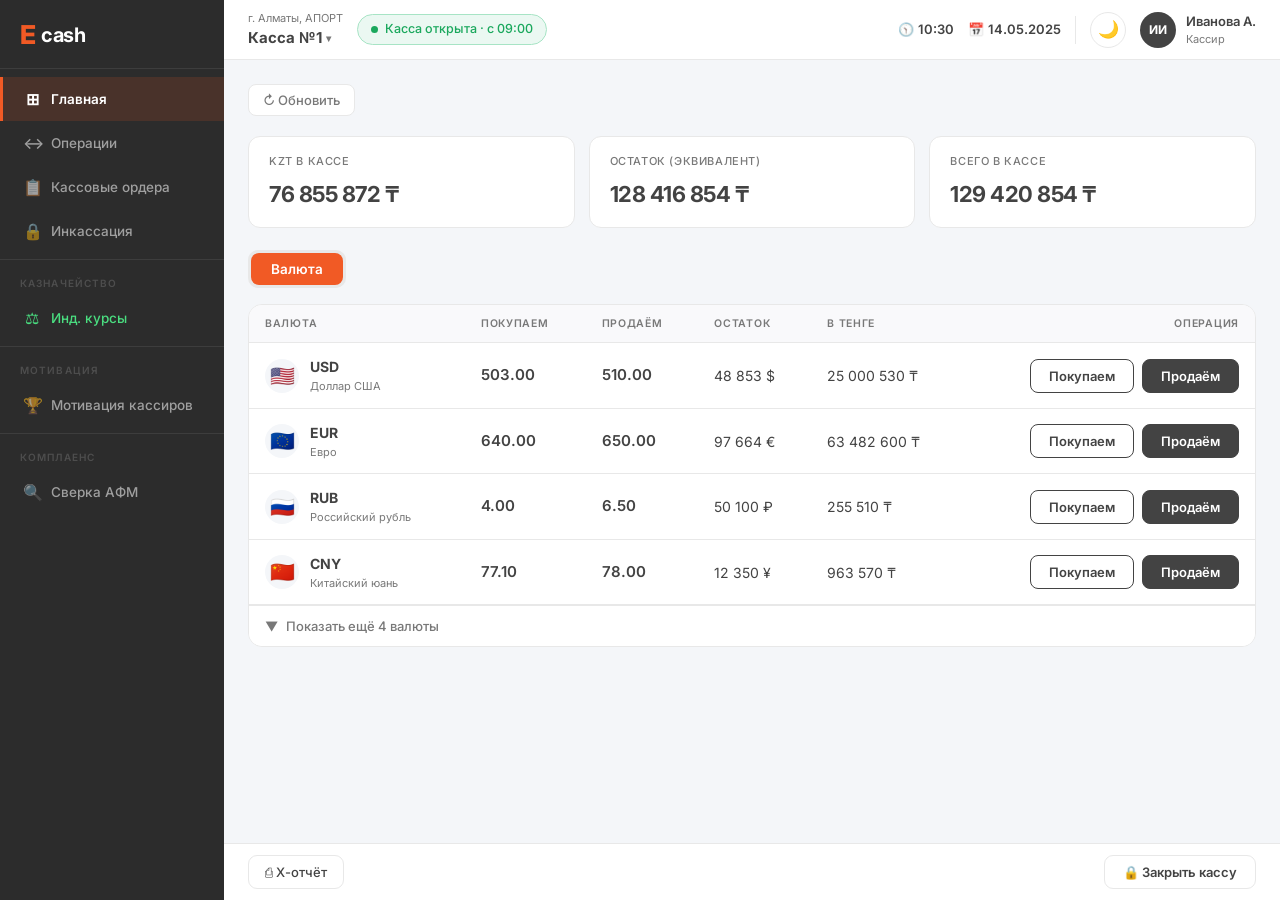
<file: index.html>
<!DOCTYPE html>
<html lang="ru" data-theme="light">
<head>
<meta charset="UTF-8">
<meta name="viewport" content="width=device-width, initial-scale=1.0">
<title>Ecash — Касса</title>
<link rel="preconnect" href="https://fonts.googleapis.com">
<link href="https://fonts.googleapis.com/css2?family=Inter:wght@400;500;600;700;800&display=swap" rel="stylesheet">
<link rel="stylesheet" href="shared.css">
</head>
<body>

<div class="sidebar-overlay" id="overlay" onclick="closeSidebar()"></div>

<aside class="sidebar" id="sidebar">
  <div class="logo">
    <span class="logo-mark">E</span><span class="logo-name">cash</span>
  </div>
  <nav class="nav">
    <div class="nav-item active"><span class="nav-icon">⊞</span><span class="nav-label">Главная</span></div>
    <div class="nav-item" onclick="location.href='operations.html'"><span class="nav-icon">↔</span><span class="nav-label">Операции</span></div>
    <div class="nav-item" onclick="location.href='cash-orders.html'"><span class="nav-icon">📋</span><span class="nav-label">Кассовые ордера</span></div>
    <div class="nav-item" onclick="location.href='incassation.html'"><span class="nav-icon">🔒</span><span class="nav-label">Инкассация</span></div>
    <div class="nav-section nav-section-role">Казначейство</div>
    <div class="nav-item nav-treasury" onclick="window.open('treasury.html','treasury_window','width=1280,height=900')"><span class="nav-icon">⚖</span><span class="nav-label">Инд. курсы</span></div>
    <div class="nav-section nav-section-role">Мотивация</div>
    <div class="nav-item" onclick="location.href='motivation.html'"><span class="nav-icon">🏆</span><span class="nav-label">Мотивация кассиров</span></div>
    <div class="nav-section nav-section-role">Комплаенс</div>
    <div class="nav-item" onclick="location.href='afm-reconciliation.html'"><span class="nav-icon">🔍</span><span class="nav-label">Сверка АФМ</span></div>
  </nav>
</aside>

<div class="main">
  <header class="header">
    <button class="hamburger" onclick="toggleSidebar()">☰</button>
    <div class="header-branch">
      <span class="header-location">г. Алматы, АПОРТ</span>
      <span class="header-cashier">Касса №1 <span class="caret">▾</span></span>
    </div>
    <div class="status-pill"><span class="status-dot"></span><span>Касса открыта · с 09:00</span></div>
    <div class="header-right">
      <span class="header-meta">🕥 <strong>10:30</strong></span>
      <span class="header-meta">📅 <strong>14.05.2025</strong></span>
      <div class="h-div"></div>
      <button class="btn-theme" onclick="toggleTheme()" id="btn-theme">🌙</button>
      <div class="header-user">
        <div class="avatar">ИИ</div>
        <div><div class="user-name">Иванова А.</div><div class="user-role">Кассир</div></div>
      </div>
    </div>
  </header>

  <div class="content">
    <div class="page-head">
      <button class="btn-icon-sm">↻ Обновить</button>
    </div>

    <div class="summary-cards">
      <div class="summary-card"><div class="card-label">KZT в кассе</div><div class="card-value">76 855 872 ₸</div></div>
      <div class="summary-card"><div class="card-label">Остаток (эквивалент)</div><div class="card-value">128 416 854 ₸</div></div>
      <div class="summary-card"><div class="card-label">Всего в кассе</div><div class="card-value">129 420 854 ₸</div></div>
    </div>

    <div class="tabs">
      <button class="tab active" onclick="switchTab('currency',this)">Валюта</button>
    </div>

    <!-- ВАЛЮТА -->
    <div id="tab-currency" class="tab-pane active">
      <div class="table-wrap">
        <table class="data-table">
          <thead>
            <tr>
              <th>Валюта</th>
              <th>Покупаем</th>
              <th>Продаём</th>
              <th>Остаток</th>
              <th>В тенге</th>
              <th style="text-align:right">Операция</th>
            </tr>
          </thead>
          <tbody>
            <tr><td><div class="cur-cell"><div class="cur-flag">🇺🇸</div><div><div class="cur-code">USD</div><div class="cur-name">Доллар США</div></div></div></td><td><span class="rate">503.00</span></td><td><span class="rate">510.00</span></td><td>48 853 $</td><td>25 000 530 ₸</td><td><div class="act-btns"><button class="btn-buy" onclick="go('buy-cur','USD')">Покупаем</button><button class="btn-sell" onclick="go('sell-cur','USD')">Продаём</button></div></td></tr>
            <tr><td><div class="cur-cell"><div class="cur-flag">🇪🇺</div><div><div class="cur-code">EUR</div><div class="cur-name">Евро</div></div></div></td><td><span class="rate">640.00</span></td><td><span class="rate">650.00</span></td><td>97 664 €</td><td>63 482 600 ₸</td><td><div class="act-btns"><button class="btn-buy" onclick="go('buy-cur','EUR')">Покупаем</button><button class="btn-sell" onclick="go('sell-cur','EUR')">Продаём</button></div></td></tr>
            <tr><td><div class="cur-cell"><div class="cur-flag">🇷🇺</div><div><div class="cur-code">RUB</div><div class="cur-name">Российский рубль</div></div></div></td><td><span class="rate">4.00</span></td><td><span class="rate">6.50</span></td><td>50 100 ₽</td><td>255 510 ₸</td><td><div class="act-btns"><button class="btn-buy" onclick="go('buy-cur','RUB')">Покупаем</button><button class="btn-sell" onclick="go('sell-cur','RUB')">Продаём</button></div></td></tr>
            <tr><td><div class="cur-cell"><div class="cur-flag">🇨🇳</div><div><div class="cur-code">CNY</div><div class="cur-name">Китайский юань</div></div></div></td><td><span class="rate">77.10</span></td><td><span class="rate">78.00</span></td><td>12 350 ¥</td><td>963 570 ₸</td><td><div class="act-btns"><button class="btn-buy" onclick="go('buy-cur','CNY')">Покупаем</button><button class="btn-sell" onclick="go('sell-cur','CNY')">Продаём</button></div></td></tr>
            <!-- Hidden extra currencies -->
            <tr class="hidden-row" id="ex-KGS"><td><div class="cur-cell"><div class="cur-flag">🇰🇬</div><div><div class="cur-code">KGS</div><div class="cur-name">Кыргызский сом</div></div></div></td><td><span class="rate">5.50</span></td><td><span class="rate">5.90</span></td><td>320 000 с</td><td>1 760 000 ₸</td><td><div class="act-btns"><button class="btn-buy" onclick="go('buy-cur','KGS')">Покупаем</button><button class="btn-sell" onclick="go('sell-cur','KGS')">Продаём</button></div></td></tr>
            <tr class="hidden-row" id="ex-GBP"><td><div class="cur-cell"><div class="cur-flag">🇬🇧</div><div><div class="cur-code">GBP</div><div class="cur-name">Британский фунт</div></div></div></td><td><span class="rate">625.00</span></td><td><span class="rate">635.00</span></td><td>8 200 £</td><td>5 127 000 ₸</td><td><div class="act-btns"><button class="btn-buy" onclick="go('buy-cur','GBP')">Покупаем</button><button class="btn-sell" onclick="go('sell-cur','GBP')">Продаём</button></div></td></tr>
            <tr class="hidden-row" id="ex-CHF"><td><div class="cur-cell"><div class="cur-flag">🇨🇭</div><div><div class="cur-code">CHF</div><div class="cur-name">Швейцарский франк</div></div></div></td><td><span class="rate">555.00</span></td><td><span class="rate">565.00</span></td><td>4 500 Fr</td><td>2 497 500 ₸</td><td><div class="act-btns"><button class="btn-buy" onclick="go('buy-cur','CHF')">Покупаем</button><button class="btn-sell" onclick="go('sell-cur','CHF')">Продаём</button></div></td></tr>
            <tr class="hidden-row" id="ex-TRY"><td><div class="cur-cell"><div class="cur-flag">🇹🇷</div><div><div class="cur-code">TRY</div><div class="cur-name">Турецкая лира</div></div></div></td><td><span class="rate">14.80</span></td><td><span class="rate">15.50</span></td><td>95 000 ₺</td><td>1 406 000 ₸</td><td><div class="act-btns"><button class="btn-buy" onclick="go('buy-cur','TRY')">Покупаем</button><button class="btn-sell" onclick="go('sell-cur','TRY')">Продаём</button></div></td></tr>
            <tr><td colspan="6" style="padding:0"><button class="btn-expand" onclick="toggleExtra()"><span class="expand-icon" id="exp-icon">▼</span><span id="exp-text">Показать ещё 4 валюты</span></button></td></tr>
          </tbody>
        </table>
      </div>
    </div>

    <!-- ЗОЛОТО -->
    <div id="tab-gold" class="tab-pane">
      <div class="table-wrap">
        <table class="data-table">
          <thead><tr><th>Актив</th><th>Покупаем</th><th>Продаём</th><th>Остаток</th><th style="text-align:right">Операция</th></tr></thead>
          <tbody>
          </tbody>
        </table>
      </div>
    </div>
  </div>

  <footer class="footer">
    <button class="btn-foot">⎙ Х-отчёт</button>
    <div class="footer-space"></div>
    <button class="btn-close-cashier">🔒 Закрыть кассу</button>
  </footer>
</div>

<script>
// Theme
(function(){
  const t = localStorage.getItem('ecash-theme') || 'light';
  document.documentElement.dataset.theme = t;
  document.getElementById('btn-theme').textContent = t === 'dark' ? '☀️' : '🌙';
})();
function toggleTheme(){
  const d = document.documentElement.dataset.theme === 'dark';
  document.documentElement.dataset.theme = d ? 'light' : 'dark';
  document.getElementById('btn-theme').textContent = d ? '🌙' : '☀️';
  localStorage.setItem('ecash-theme', d ? 'light' : 'dark');
}

// Sidebar mobile
function toggleSidebar(){
  document.getElementById('sidebar').classList.toggle('mobile-open');
  document.getElementById('overlay').classList.toggle('show');
}
function closeSidebar(){
  document.getElementById('sidebar').classList.remove('mobile-open');
  document.getElementById('overlay').classList.remove('show');
}

// Tabs
function switchTab(n,el){
  document.querySelectorAll('.tab').forEach(b=>b.classList.remove('active'));
  document.querySelectorAll('.tab-pane').forEach(p=>p.classList.remove('active'));
  el.classList.add('active');
  document.getElementById('tab-'+n).classList.add('active');
}

// Expand currencies
let extraOpen=false;
function toggleExtra(){
  extraOpen=!extraOpen;
  ['KGS','GBP','CHF','TRY'].forEach(c=>document.getElementById('ex-'+c).classList.toggle('visible',extraOpen));
  document.getElementById('exp-icon').classList.toggle('open',extraOpen);
  document.getElementById('exp-text').textContent=extraOpen?'Свернуть':'Показать ещё 4 валюты';
}

function go(t,c){ location.href='operation.html?t='+t+'&c='+c+'&new=1'; }
</script>
</body>
</html>
</file>
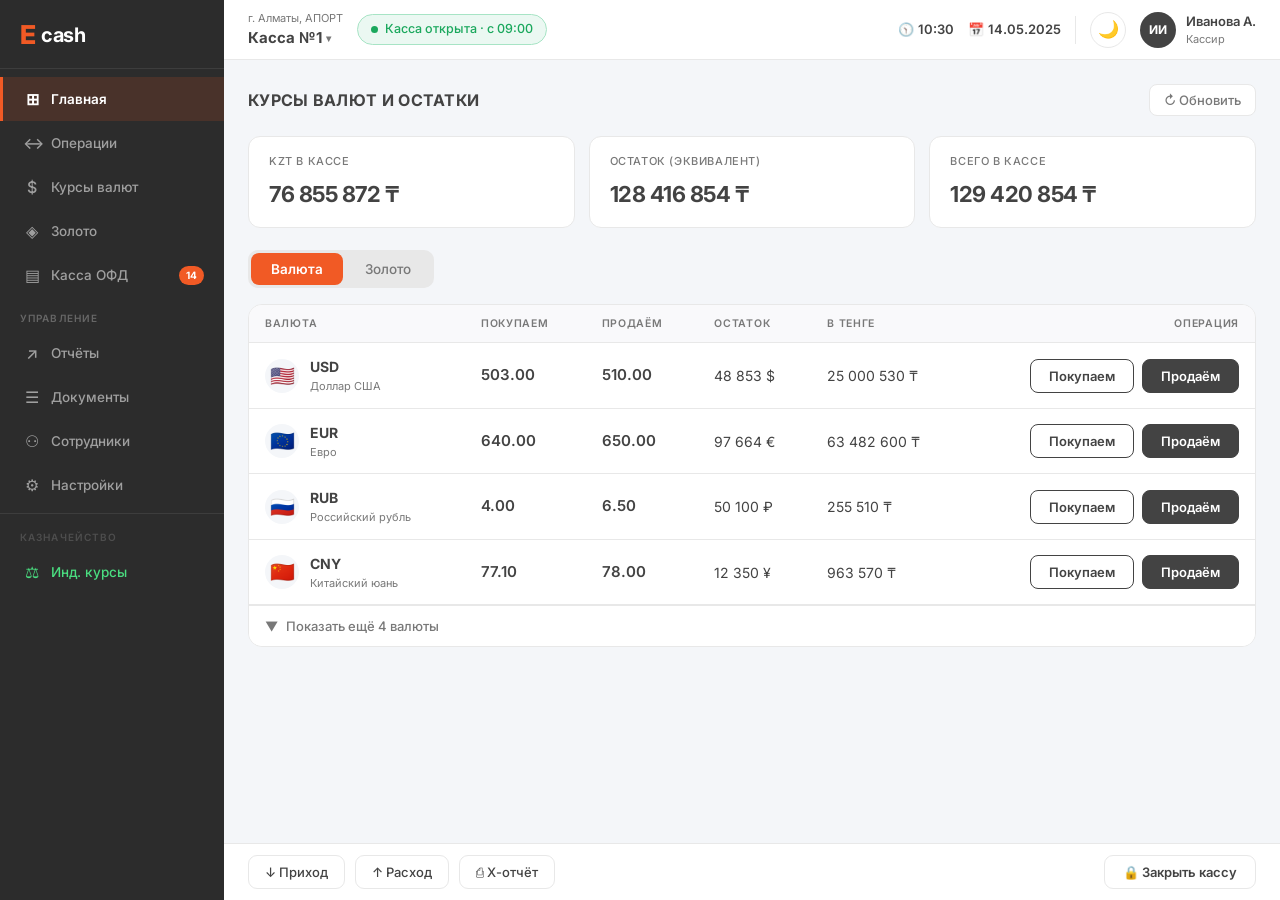
<file: prototype/index.html>
<!DOCTYPE html>
<html lang="ru" data-theme="light">
<head>
<meta charset="UTF-8">
<meta name="viewport" content="width=device-width, initial-scale=1.0">
<title>Ecash — Касса</title>
<link rel="preconnect" href="https://fonts.googleapis.com">
<link href="https://fonts.googleapis.com/css2?family=Inter:wght@400;500;600;700;800&display=swap" rel="stylesheet">
<link rel="stylesheet" href="shared.css">
</head>
<body>

<div class="sidebar-overlay" id="overlay" onclick="closeSidebar()"></div>

<aside class="sidebar" id="sidebar">
  <div class="logo">
    <span class="logo-mark">E</span><span class="logo-name">cash</span>
  </div>
  <nav class="nav">
    <div class="nav-item active"><span class="nav-icon">⊞</span><span class="nav-label">Главная</span></div>
    <div class="nav-item" onclick="location.href='operations.html'"><span class="nav-icon">↔</span><span class="nav-label">Операции</span></div>
    <div class="nav-item"><span class="nav-icon">$</span><span class="nav-label">Курсы валют</span></div>
    <div class="nav-item"><span class="nav-icon">◈</span><span class="nav-label">Золото</span></div>
    <div class="nav-item"><span class="nav-icon">▤</span><span class="nav-label">Касса ОФД</span><span class="nav-badge">14</span></div>
    <div class="nav-section">Управление</div>
    <div class="nav-item"><span class="nav-icon">↗</span><span class="nav-label">Отчёты</span></div>
    <div class="nav-item"><span class="nav-icon">☰</span><span class="nav-label">Документы</span></div>
    <div class="nav-item"><span class="nav-icon">⚇</span><span class="nav-label">Сотрудники</span></div>
    <div class="nav-item"><span class="nav-icon">⚙</span><span class="nav-label">Настройки</span></div>
    <div class="nav-section nav-section-role">Казначейство</div>
    <div class="nav-item nav-treasury" onclick="window.open('treasury.html','treasury_window','width=1280,height=900')"><span class="nav-icon">⚖</span><span class="nav-label">Инд. курсы</span></div>
  </nav>
</aside>

<div class="main">
  <header class="header">
    <button class="hamburger" onclick="toggleSidebar()">☰</button>
    <div class="header-branch">
      <span class="header-location">г. Алматы, АПОРТ</span>
      <span class="header-cashier">Касса №1 <span class="caret">▾</span></span>
    </div>
    <div class="status-pill"><span class="status-dot"></span><span>Касса открыта · с 09:00</span></div>
    <div class="header-right">
      <span class="header-meta">🕥 <strong>10:30</strong></span>
      <span class="header-meta">📅 <strong>14.05.2025</strong></span>
      <div class="h-div"></div>
      <button class="btn-theme" onclick="toggleTheme()" id="btn-theme">🌙</button>
      <div class="header-user">
        <div class="avatar">ИИ</div>
        <div><div class="user-name">Иванова А.</div><div class="user-role">Кассир</div></div>
      </div>
    </div>
  </header>

  <div class="content">
    <div class="page-head">
      <h1 class="page-title">Курсы валют и остатки</h1>
      <button class="btn-icon-sm">↻ Обновить</button>
    </div>

    <div class="summary-cards">
      <div class="summary-card"><div class="card-label">KZT в кассе</div><div class="card-value">76 855 872 ₸</div></div>
      <div class="summary-card"><div class="card-label">Остаток (эквивалент)</div><div class="card-value">128 416 854 ₸</div></div>
      <div class="summary-card"><div class="card-label">Всего в кассе</div><div class="card-value">129 420 854 ₸</div></div>
    </div>

    <div class="tabs">
      <button class="tab active" onclick="switchTab('currency',this)">Валюта</button>
      <button class="tab" onclick="switchTab('gold',this)">Золото</button>
    </div>

    <!-- ВАЛЮТА -->
    <div id="tab-currency" class="tab-pane active">
      <div class="table-wrap">
        <table class="data-table">
          <thead>
            <tr>
              <th>Валюта</th>
              <th>Покупаем</th>
              <th>Продаём</th>
              <th>Остаток</th>
              <th>В тенге</th>
              <th style="text-align:right">Операция</th>
            </tr>
          </thead>
          <tbody>
            <tr><td><div class="cur-cell"><div class="cur-flag">🇺🇸</div><div><div class="cur-code">USD</div><div class="cur-name">Доллар США</div></div></div></td><td><span class="rate">503.00</span></td><td><span class="rate">510.00</span></td><td>48 853 $</td><td>25 000 530 ₸</td><td><div class="act-btns"><button class="btn-buy" onclick="go('buy-cur','USD')">Покупаем</button><button class="btn-sell" onclick="go('sell-cur','USD')">Продаём</button></div></td></tr>
            <tr><td><div class="cur-cell"><div class="cur-flag">🇪🇺</div><div><div class="cur-code">EUR</div><div class="cur-name">Евро</div></div></div></td><td><span class="rate">640.00</span></td><td><span class="rate">650.00</span></td><td>97 664 €</td><td>63 482 600 ₸</td><td><div class="act-btns"><button class="btn-buy" onclick="go('buy-cur','EUR')">Покупаем</button><button class="btn-sell" onclick="go('sell-cur','EUR')">Продаём</button></div></td></tr>
            <tr><td><div class="cur-cell"><div class="cur-flag">🇷🇺</div><div><div class="cur-code">RUB</div><div class="cur-name">Российский рубль</div></div></div></td><td><span class="rate">4.00</span></td><td><span class="rate">6.50</span></td><td>50 100 ₽</td><td>255 510 ₸</td><td><div class="act-btns"><button class="btn-buy" onclick="go('buy-cur','RUB')">Покупаем</button><button class="btn-sell" onclick="go('sell-cur','RUB')">Продаём</button></div></td></tr>
            <tr><td><div class="cur-cell"><div class="cur-flag">🇨🇳</div><div><div class="cur-code">CNY</div><div class="cur-name">Китайский юань</div></div></div></td><td><span class="rate">77.10</span></td><td><span class="rate">78.00</span></td><td>12 350 ¥</td><td>963 570 ₸</td><td><div class="act-btns"><button class="btn-buy" onclick="go('buy-cur','CNY')">Покупаем</button><button class="btn-sell" onclick="go('sell-cur','CNY')">Продаём</button></div></td></tr>
            <!-- Hidden extra currencies -->
            <tr class="hidden-row" id="ex-KGS"><td><div class="cur-cell"><div class="cur-flag">🇰🇬</div><div><div class="cur-code">KGS</div><div class="cur-name">Кыргызский сом</div></div></div></td><td><span class="rate">5.50</span></td><td><span class="rate">5.90</span></td><td>320 000 с</td><td>1 760 000 ₸</td><td><div class="act-btns"><button class="btn-buy" onclick="go('buy-cur','KGS')">Покупаем</button><button class="btn-sell" onclick="go('sell-cur','KGS')">Продаём</button></div></td></tr>
            <tr class="hidden-row" id="ex-GBP"><td><div class="cur-cell"><div class="cur-flag">🇬🇧</div><div><div class="cur-code">GBP</div><div class="cur-name">Британский фунт</div></div></div></td><td><span class="rate">625.00</span></td><td><span class="rate">635.00</span></td><td>8 200 £</td><td>5 127 000 ₸</td><td><div class="act-btns"><button class="btn-buy" onclick="go('buy-cur','GBP')">Покупаем</button><button class="btn-sell" onclick="go('sell-cur','GBP')">Продаём</button></div></td></tr>
            <tr class="hidden-row" id="ex-CHF"><td><div class="cur-cell"><div class="cur-flag">🇨🇭</div><div><div class="cur-code">CHF</div><div class="cur-name">Швейцарский франк</div></div></div></td><td><span class="rate">555.00</span></td><td><span class="rate">565.00</span></td><td>4 500 Fr</td><td>2 497 500 ₸</td><td><div class="act-btns"><button class="btn-buy" onclick="go('buy-cur','CHF')">Покупаем</button><button class="btn-sell" onclick="go('sell-cur','CHF')">Продаём</button></div></td></tr>
            <tr class="hidden-row" id="ex-TRY"><td><div class="cur-cell"><div class="cur-flag">🇹🇷</div><div><div class="cur-code">TRY</div><div class="cur-name">Турецкая лира</div></div></div></td><td><span class="rate">14.80</span></td><td><span class="rate">15.50</span></td><td>95 000 ₺</td><td>1 406 000 ₸</td><td><div class="act-btns"><button class="btn-buy" onclick="go('buy-cur','TRY')">Покупаем</button><button class="btn-sell" onclick="go('sell-cur','TRY')">Продаём</button></div></td></tr>
            <tr><td colspan="6" style="padding:0"><button class="btn-expand" onclick="toggleExtra()"><span class="expand-icon" id="exp-icon">▼</span><span id="exp-text">Показать ещё 4 валюты</span></button></td></tr>
          </tbody>
        </table>
      </div>
    </div>

    <!-- ЗОЛОТО -->
    <div id="tab-gold" class="tab-pane">
      <div class="table-wrap">
        <table class="data-table">
          <thead><tr><th>Актив</th><th>Покупаем</th><th>Продаём</th><th>Остаток</th><th style="text-align:right">Операция</th></tr></thead>
          <tbody>
            <tr><td><div class="cur-cell"><div class="cur-flag">🥇</div><div><div class="cur-code">1 г</div><div class="cur-name">Золотой слиток</div></div></div></td><td><span class="rate">56 991 ₸</span></td><td><span class="rate">58 992 ₸</span></td><td>—</td><td><div class="act-btns"><button class="btn-buy" onclick="go('buy-gold','GOLD1')">Покупаем</button><button class="btn-sell" disabled>Продаём</button></div></td></tr>
            <tr><td><div class="cur-cell"><div class="cur-flag">🥇</div><div><div class="cur-code">5 г</div><div class="cur-name">Золотой слиток</div></div></div></td><td><span class="rate">284 955 ₸</span></td><td><span class="rate">294 960 ₸</span></td><td>0 шт.</td><td><div class="act-btns"><button class="btn-buy" onclick="go('buy-gold','GOLD5')">Покупаем</button><button class="btn-sell" disabled>Продаём</button></div></td></tr>
            <tr><td><div class="cur-cell"><div class="cur-flag">🥇</div><div><div class="cur-code">10 г</div><div class="cur-name">Золотой слиток</div></div></div></td><td><span class="rate">569 910 ₸</span></td><td><span class="rate">589 920 ₸</span></td><td>1 шт.</td><td><div class="act-btns"><button class="btn-buy" onclick="go('buy-gold','GOLD10')">Покупаем</button><button class="btn-sell" onclick="go('sell-gold','GOLD10')">Продаём</button></div></td></tr>
            <tr><td><div class="cur-cell"><div class="cur-flag">🥇</div><div><div class="cur-code">20 г</div><div class="cur-name">Золотой слиток</div></div></div></td><td><span class="rate">1 139 820 ₸</span></td><td><span class="rate">1 179 840 ₸</span></td><td>0 шт.</td><td><div class="act-btns"><button class="btn-buy" onclick="go('buy-gold','GOLD20')">Покупаем</button><button class="btn-sell" disabled>Продаём</button></div></td></tr>
          </tbody>
        </table>
      </div>
    </div>
  </div>

  <footer class="footer">
    <button class="btn-foot">↓ Приход</button>
    <button class="btn-foot">↑ Расход</button>
    <button class="btn-foot">⎙ Х-отчёт</button>
    <div class="footer-space"></div>
    <button class="btn-close-cashier">🔒 Закрыть кассу</button>
  </footer>
</div>

<script>
// Theme
(function(){
  const t = localStorage.getItem('ecash-theme') || 'light';
  document.documentElement.dataset.theme = t;
  document.getElementById('btn-theme').textContent = t === 'dark' ? '☀️' : '🌙';
})();
function toggleTheme(){
  const d = document.documentElement.dataset.theme === 'dark';
  document.documentElement.dataset.theme = d ? 'light' : 'dark';
  document.getElementById('btn-theme').textContent = d ? '🌙' : '☀️';
  localStorage.setItem('ecash-theme', d ? 'light' : 'dark');
}

// Sidebar mobile
function toggleSidebar(){
  document.getElementById('sidebar').classList.toggle('mobile-open');
  document.getElementById('overlay').classList.toggle('show');
}
function closeSidebar(){
  document.getElementById('sidebar').classList.remove('mobile-open');
  document.getElementById('overlay').classList.remove('show');
}

// Tabs
function switchTab(n,el){
  document.querySelectorAll('.tab').forEach(b=>b.classList.remove('active'));
  document.querySelectorAll('.tab-pane').forEach(p=>p.classList.remove('active'));
  el.classList.add('active');
  document.getElementById('tab-'+n).classList.add('active');
}

// Expand currencies
let extraOpen=false;
function toggleExtra(){
  extraOpen=!extraOpen;
  ['KGS','GBP','CHF','TRY'].forEach(c=>document.getElementById('ex-'+c).classList.toggle('visible',extraOpen));
  document.getElementById('exp-icon').classList.toggle('open',extraOpen);
  document.getElementById('exp-text').textContent=extraOpen?'Свернуть':'Показать ещё 4 валюты';
}

function go(t,c){ location.href='operation.html?t='+t+'&c='+c+'&new=1'; }
</script>
</body>
</html>
</file>
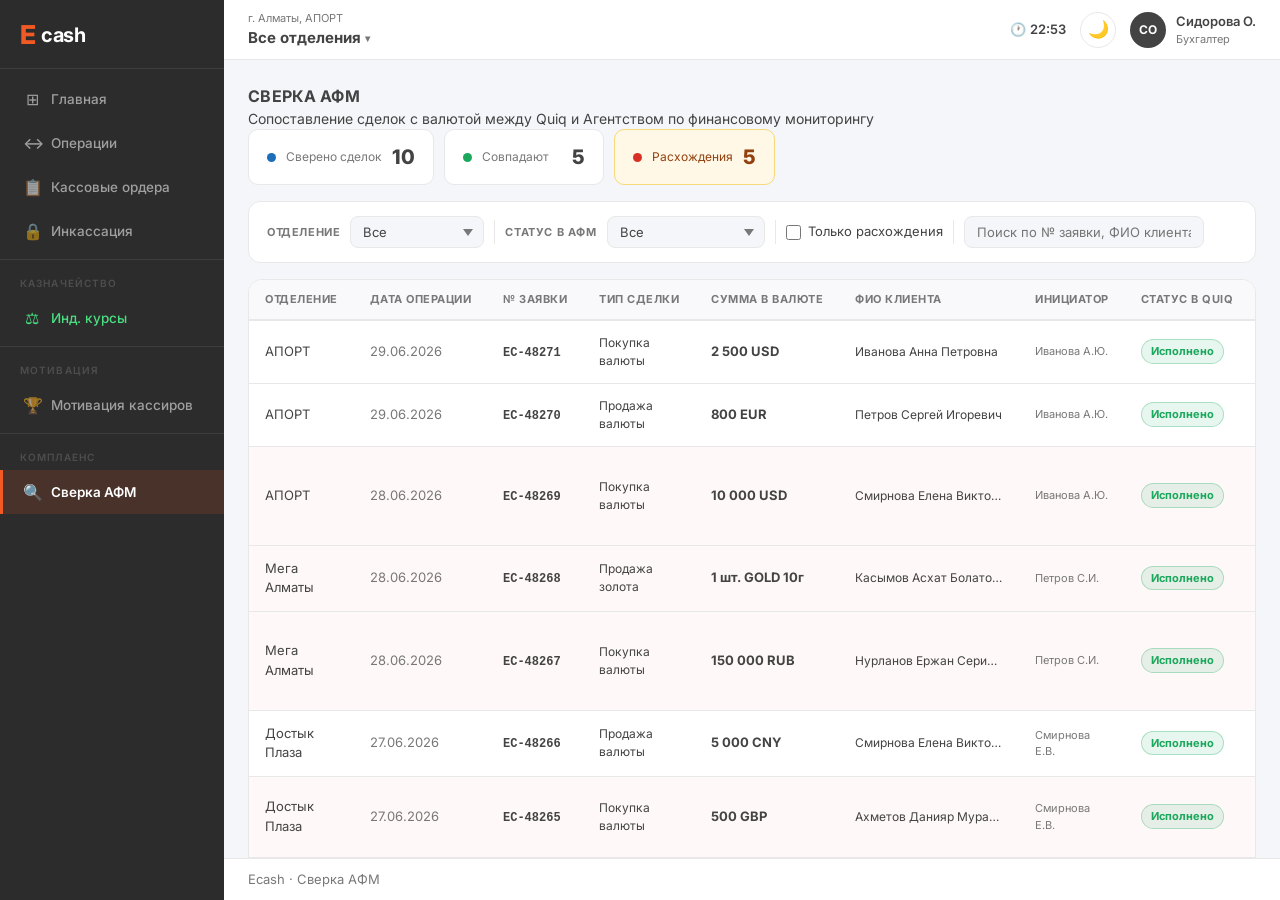
<file: afm-reconciliation.html>
<!DOCTYPE html>
<html lang="ru" data-theme="light">
<head>
<meta charset="UTF-8">
<meta name="viewport" content="width=device-width, initial-scale=1.0">
<title>Ecash — Сверка АФМ</title>
<link rel="preconnect" href="https://fonts.googleapis.com">
<link href="https://fonts.googleapis.com/css2?family=Inter:wght@400;500;600;700;800&display=swap" rel="stylesheet">
<link rel="stylesheet" href="shared.css">
<style>
.stats-row { display:flex; gap:10px; margin-bottom:16px; flex-wrap:wrap; }
.stat-card { display:flex; align-items:center; gap:10px; padding:12px 18px; background:var(--surface); border:1px solid var(--border); border-radius:10px; min-width:160px; }
.stat-dot { width:9px; height:9px; border-radius:50%; flex-shrink:0; }
.stat-label { font-size:12px; color:var(--text-mid); }
.stat-val { font-size:20px; font-weight:800; color:var(--text); margin-left:auto; }
.stat-card.warn { border-color:var(--warning-border); background:var(--warning-bg); }
.stat-card.warn .stat-dot { background:#F59E0B; }
.stat-card.warn .stat-label,.stat-card.warn .stat-val { color:#92400E; }

.filters { display:flex; gap:10px; align-items:center; flex-wrap:wrap; background:var(--surface); border:1px solid var(--border); border-radius:12px; padding:14px 18px; margin-bottom:16px; }
.f-label { font-size:11px; font-weight:700; text-transform:uppercase; letter-spacing:.6px; color:var(--text-mid); white-space:nowrap; }
.f-sel,.f-inp { padding:7px 12px; border:1.5px solid var(--border); border-radius:8px; font-family:inherit; font-size:13px; color:var(--text); background:var(--bg); outline:none; transition:border-color .13s; }
.f-sel { padding-right:30px; appearance:none; background-image:url("data:image/svg+xml,%3Csvg xmlns='http://www.w3.org/2000/svg' width='10' height='7' viewBox='0 0 10 7'%3E%3Cpath fill='%23787878' d='M5 7L0 0h10z'/%3E%3C/svg%3E"); background-repeat:no-repeat; background-position:right 10px center; }
.f-sel:focus,.f-inp:focus { border-color:var(--text); }
.f-sep { width:1px; height:24px; background:var(--border); }
.f-check { display:flex; align-items:center; gap:7px; font-size:13px; color:var(--text); cursor:pointer; user-select:none; }
.f-check input { width:15px; height:15px; accent-color:var(--brand); cursor:pointer; }

.tbl-wrap { background:var(--surface); border:1px solid var(--border); border-radius:14px; overflow:hidden; }
.tbl { width:100%; border-collapse:collapse; }
.tbl th { background:var(--surface-2); padding:11px 16px; text-align:left; font-size:11px; font-weight:700; text-transform:uppercase; letter-spacing:.5px; color:var(--text-mid); border-bottom:2px solid var(--border); white-space:nowrap; }
.tbl td { padding:13px 16px; border-bottom:1px solid var(--border); font-size:13px; vertical-align:middle; }
.tbl tr:last-child td { border-bottom:none; }
.tbl tr.diff-row { background:rgba(217,48,37,.03); }

.empty-state { text-align:center; padding:48px 24px; color:var(--text-mid); }
.empty-icon { font-size:40px; margin-bottom:12px; }
.id-cell { font-family:'Courier New',monospace; font-size:12px; font-weight:700; }
.amount-cell { font-weight:700; white-space:nowrap; }
.date-cell { color:var(--text-mid); font-size:12px; white-space:nowrap; }

.afm-status { display:inline-flex; align-items:center; gap:5px; padding:3px 9px; border-radius:20px; font-size:11px; font-weight:700; white-space:nowrap; }
.afm-status.ok { background:rgba(27,168,93,.1); color:#1BA85D; border:1px solid rgba(27,168,93,.3); }
.afm-status.warn { background:rgba(245,158,11,.1); color:#B45309; border:1px solid rgba(245,158,11,.35); }
.afm-status.bad { background:rgba(217,48,37,.1); color:#D93025; border:1px solid rgba(217,48,37,.3); }
.afm-status.missing { background:var(--surface-2); color:var(--text-mid); border:1px solid var(--border); }
.diff-ok { color:var(--text-mid); font-size:12px; }
.diff-bad { color:#D93025; font-size:12px; font-weight:700; display:flex; align-items:center; gap:5px; }
</style>
</head>
<body>

<div class="sidebar-overlay" id="overlay" onclick="closeSidebar()"></div>
<aside class="sidebar" id="sidebar">
  <div class="logo"><span class="logo-mark">E</span><span class="logo-name">cash</span></div>
  <nav class="nav">
    <div class="nav-item" onclick="location.href='index.html'"><span class="nav-icon">⊞</span><span class="nav-label">Главная</span></div>
    <div class="nav-item" onclick="location.href='operations.html'"><span class="nav-icon">↔</span><span class="nav-label">Операции</span></div>
    <div class="nav-item" onclick="location.href='cash-orders.html'"><span class="nav-icon">📋</span><span class="nav-label">Кассовые ордера</span></div>
    <div class="nav-item" onclick="location.href='incassation.html'"><span class="nav-icon">🔒</span><span class="nav-label">Инкассация</span></div>
    <div class="nav-section nav-section-role">Казначейство</div>
    <div class="nav-item nav-treasury" onclick="window.open('treasury.html','treasury_window','width=1280,height=900')"><span class="nav-icon">⚖</span><span class="nav-label">Инд. курсы</span></div>
    <div class="nav-section nav-section-role">Мотивация</div>
    <div class="nav-item" onclick="location.href='motivation.html'"><span class="nav-icon">🏆</span><span class="nav-label">Мотивация кассиров</span></div>
    <div class="nav-section nav-section-role">Комплаенс</div>
    <div class="nav-item active"><span class="nav-icon">🔍</span><span class="nav-label">Сверка АФМ</span></div>
  </nav>
</aside>

<div class="main">
  <header class="header">
    <button class="hamburger" onclick="toggleSidebar()">☰</button>
    <div class="header-branch">
      <span class="header-location">г. Алматы, АПОРТ</span>
      <span class="header-cashier">Все отделения <span class="caret">▾</span></span>
    </div>
    <div class="header-right">
      <span class="header-meta">🕐 <strong id="hdr-time"></strong></span>
      <button class="btn-theme" onclick="toggleTheme()" id="btn-theme">🌙</button>
      <div class="header-user">
        <div class="avatar">СО</div>
        <div><div class="user-name">Сидорова О.</div><div class="user-role">Бухгалтер</div></div>
      </div>
    </div>
  </header>

  <div class="content">
    <div class="page-header">
      <div>
        <h1 class="page-title">Сверка АФМ</h1>
        <div class="page-sub">Сопоставление сделок с валютой между Quiq и Агентством по финансовому мониторингу</div>
      </div>
    </div>

    <!-- STATS -->
    <div class="stats-row" id="stats-row"></div>

    <!-- FILTERS -->
    <div class="filters">
      <span class="f-label">Отделение</span>
      <select class="f-sel" id="f-branch" onchange="applyFilters()">
        <option value="">Все</option>
        <option value="АПОРТ">АПОРТ</option>
        <option value="Мега Алматы">Мега Алматы</option>
        <option value="Достык Плаза">Достык Плаза</option>
      </select>
      <span class="f-sep"></span>
      <span class="f-label">Статус в АФМ</span>
      <select class="f-sel" id="f-afm-status" onchange="applyFilters()">
        <option value="">Все</option>
        <option value="accepted">Принято</option>
        <option value="pending">На рассмотрении</option>
        <option value="rejected">Отклонено</option>
        <option value="not_found">Не найдено</option>
      </select>
      <span class="f-sep"></span>
      <label class="f-check"><input type="checkbox" id="f-only-diff" onchange="applyFilters()"> Только расхождения</label>
      <span class="f-sep"></span>
      <input class="f-inp" id="f-search" placeholder="Поиск по № заявки, ФИО клиента..." oninput="applyFilters()" style="min-width:240px">
    </div>

    <!-- TABLE -->
    <div class="tbl-wrap">
      <table class="tbl">
        <thead>
          <tr>
            <th>Отделение</th>
            <th>Дата операции</th>
            <th>№ заявки</th>
            <th>Тип сделки</th>
            <th>Сумма в валюте</th>
            <th>ФИО клиента</th>
            <th>Инициатор</th>
            <th>Статус в Quiq</th>
            <th>Статус в АФМ</th>
            <th>Расхождения</th>
          </tr>
        </thead>
        <tbody id="tbl-body"></tbody>
      </table>
    </div>

  </div>

  <footer class="footer">
    <span style="font-size:13px;color:var(--text-mid)">Ecash · Сверка АФМ</span>
    <div class="footer-space"></div>
  </footer>
</div>

<script>
const AFM_TYPE_LABEL={'buy-cur':'Покупка валюты','sell-cur':'Продажа валюты','buy-gold':'Покупка золота','sell-gold':'Продажа золота'};

const AFM_RECORDS=[
  {branch:'АПОРТ',date:'29.06.2026',num:'EC-48271',type:'buy-cur',cur:'USD',amount:'2 500',client:'Иванова Анна Петровна',initiator:'Иванова А.Ю.',quiq:'executed',afm:'accepted',diff:null},
  {branch:'АПОРТ',date:'29.06.2026',num:'EC-48270',type:'sell-cur',cur:'EUR',amount:'800',client:'Петров Сергей Игоревич',initiator:'Иванова А.Ю.',quiq:'executed',afm:'accepted',diff:null},
  {branch:'АПОРТ',date:'28.06.2026',num:'EC-48269',type:'buy-cur',cur:'USD',amount:'10 000',client:'Смирнова Елена Викторовна',initiator:'Иванова А.Ю.',quiq:'executed',afm:'rejected',diff:'Статус в АФМ отличается от Quiq'},
  {branch:'Мега Алматы',date:'28.06.2026',num:'EC-48268',type:'sell-gold',cur:'GOLD 10г',amount:'1 шт.',client:'Касымов Асхат Болатович',initiator:'Петров С.И.',quiq:'executed',afm:'not_found',diff:'Не передано в АФМ'},
  {branch:'Мега Алматы',date:'28.06.2026',num:'EC-48267',type:'buy-cur',cur:'RUB',amount:'150 000',client:'Нурланов Ержан Серикович',initiator:'Петров С.И.',quiq:'executed',afm:'accepted',diff:'Сумма расходится: Quiq 150 000 / АФМ 148 500'},
  {branch:'Достык Плаза',date:'27.06.2026',num:'EC-48266',type:'sell-cur',cur:'CNY',amount:'5 000',client:'Смирнова Елена Викторовна',initiator:'Смирнова Е.В.',quiq:'executed',afm:'accepted',diff:null},
  {branch:'Достык Плаза',date:'27.06.2026',num:'EC-48265',type:'buy-cur',cur:'GBP',amount:'500',client:'Ахметов Данияр Муратович',initiator:'Смирнова Е.В.',quiq:'executed',afm:'pending',diff:'Ожидает рассмотрения в АФМ'},
  {branch:'АПОРТ',date:'27.06.2026',num:'EC-48264',type:'sell-cur',cur:'USD',amount:'3 200',client:'Иванова Анна Петровна',initiator:'Иванова А.Ю.',quiq:'executed',afm:'accepted',diff:null},
  {branch:'АПОРТ',date:'26.06.2026',num:'—',type:'buy-cur',cur:'USD',amount:'7 000',client:'Касымов Асхат Болатович',initiator:'—',quiq:'not_found',afm:'accepted',diff:'Заявка есть в АФМ, но не найдена в Quiq'},
  {branch:'Мега Алматы',date:'26.06.2026',num:'EC-48262',type:'sell-cur',cur:'EUR',amount:'1 200',client:'Нурланов Ержан Серикович',initiator:'Петров С.И.',quiq:'executed',afm:'accepted',diff:null},
];

const AFM_STATUS_CFG={
  executed: {cls:'ok',    label:'Исполнено'},
  accepted: {cls:'ok',    label:'Принято'},
  pending:  {cls:'warn',  label:'На рассмотрении'},
  rejected: {cls:'bad',   label:'Отклонено'},
  not_found:{cls:'missing',label:'Не найдено'},
};

let filtered=[...AFM_RECORDS];

function afmStatusChip(key){
  const c=AFM_STATUS_CFG[key]||AFM_STATUS_CFG.not_found;
  return `<span class="afm-status ${c.cls}">${c.label}</span>`;
}

function updateStats(data){
  const total=data.length;
  const withDiff=data.filter(r=>r.diff).length;
  const matched=total-withDiff;
  document.getElementById('stats-row').innerHTML=`
    <div class="stat-card">
      <div class="stat-dot" style="background:#1B6FBA"></div>
      <span class="stat-label">Сверено сделок</span>
      <span class="stat-val">${total}</span>
    </div>
    <div class="stat-card">
      <div class="stat-dot" style="background:#1BA85D"></div>
      <span class="stat-label">Совпадают</span>
      <span class="stat-val">${matched}</span>
    </div>
    <div class="stat-card${withDiff?' warn':''}">
      <div class="stat-dot" style="background:${withDiff?'#D93025':'#1BA85D'}"></div>
      <span class="stat-label">Расхождения</span>
      <span class="stat-val">${withDiff}</span>
    </div>`;
}

function applyFilters(){
  const branch=document.getElementById('f-branch').value;
  const afmStatus=document.getElementById('f-afm-status').value;
  const onlyDiff=document.getElementById('f-only-diff').checked;
  const q=(document.getElementById('f-search').value||'').toLowerCase();
  filtered=AFM_RECORDS.filter(r=>{
    if(branch && r.branch!==branch) return false;
    if(afmStatus && r.afm!==afmStatus) return false;
    if(onlyDiff && !r.diff) return false;
    if(q && !r.num.toLowerCase().includes(q) && !r.client.toLowerCase().includes(q)) return false;
    return true;
  });
  renderTable(filtered);
  updateStats(filtered);
}

function renderTable(data){
  const body=document.getElementById('tbl-body');
  if(!data.length){
    body.innerHTML='<tr><td colspan="10"><div class="empty-state"><div class="empty-icon">🔍</div><div>Сделки не найдены</div></div></td></tr>';
    return;
  }
  body.innerHTML=data.map(r=>{
    const typeLabel=AFM_TYPE_LABEL[r.type]||r.type;
    const amountDisp=r.amount+' '+r.cur;
    const diffCell=r.diff
      ? `<span class="diff-bad">⚠ ${r.diff}</span>`
      : `<span class="diff-ok">Нет</span>`;
    return `<tr class="${r.diff?'diff-row':''}">
      <td>${r.branch}</td>
      <td class="date-cell">${r.date}</td>
      <td><span class="id-cell">${r.num}</span></td>
      <td style="font-size:12px">${typeLabel}</td>
      <td class="amount-cell">${amountDisp}</td>
      <td style="max-width:180px;overflow:hidden;text-overflow:ellipsis;white-space:nowrap;font-size:12px" title="${r.client}">${r.client}</td>
      <td style="font-size:11px;color:var(--text-mid)">${r.initiator}</td>
      <td>${afmStatusChip(r.quiq)}</td>
      <td>${afmStatusChip(r.afm)}</td>
      <td>${diffCell}</td>
    </tr>`;
  }).join('');
}

window.onload=function(){
  const th=localStorage.getItem('ecash-theme')||'light';
  document.documentElement.dataset.theme=th;
  document.getElementById('btn-theme').textContent=th==='dark'?'☀️':'🌙';
  function tick(){ document.getElementById('hdr-time').textContent=new Date().toLocaleTimeString('ru-RU',{hour:'2-digit',minute:'2-digit'}); }
  tick(); setInterval(tick,30000);

  updateStats(AFM_RECORDS);
  renderTable(AFM_RECORDS);
};

function toggleTheme(){
  const d=document.documentElement.dataset.theme==='dark';
  document.documentElement.dataset.theme=d?'light':'dark';
  document.getElementById('btn-theme').textContent=d?'🌙':'☀️';
  localStorage.setItem('ecash-theme',d?'light':'dark');
}
function toggleSidebar(){ document.getElementById('sidebar').classList.toggle('mobile-open'); document.getElementById('overlay').classList.toggle('show'); }
function closeSidebar(){ document.getElementById('sidebar').classList.remove('mobile-open'); document.getElementById('overlay').classList.remove('show'); }
</script>
</body>
</html>
</file>
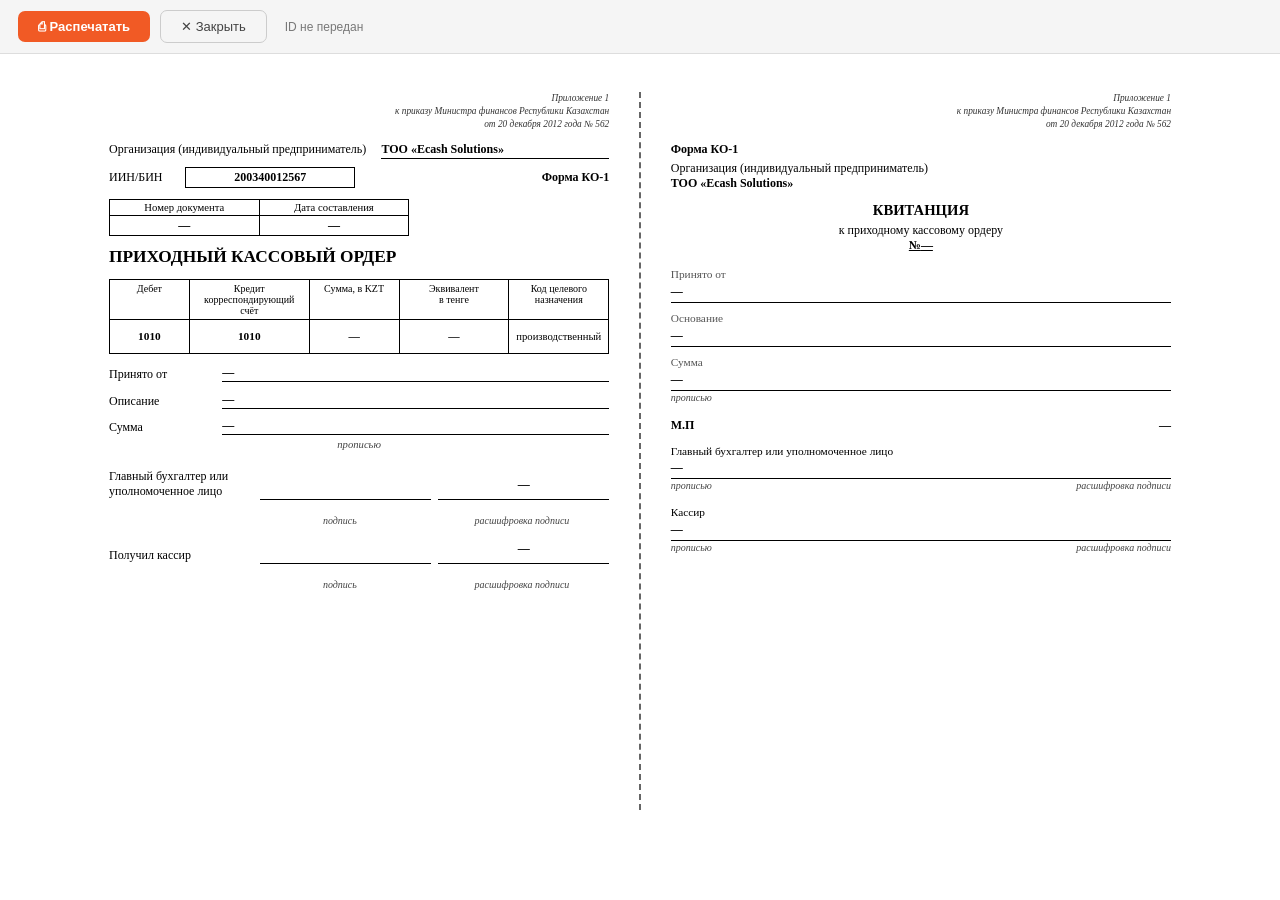
<file: cash-order-print.html>
<!DOCTYPE html>
<html lang="ru">
<head>
<meta charset="UTF-8">
<title>Кассовый ордер</title>
<style>
*{box-sizing:border-box;margin:0;padding:0}
body{font-family:'Times New Roman',Times,serif;font-size:10pt;color:#000;background:#fff}

/* NO-PRINT TOOLBAR */
.no-print{font-family:Arial,sans-serif;background:#f5f5f5;border-bottom:1px solid #ddd;padding:10px 18px;display:flex;gap:10px;align-items:center}
.btn-print{background:#F15A25;color:#fff;border:none;padding:8px 20px;border-radius:7px;font-family:Arial,sans-serif;font-size:13px;font-weight:700;cursor:pointer}
.btn-close{background:none;color:#434343;border:1.5px solid #ccc;padding:8px 20px;border-radius:7px;font-family:Arial,sans-serif;font-size:13px;cursor:pointer}

/* PAGE WRAPPER: two-column layout side by side */
.page{
  width:297mm; /* A4 landscape */
  min-height:210mm;
  margin:0 auto;
  display:grid;
  grid-template-columns:1fr 1px 1fr;
  gap:0;
  padding:10mm 8mm;
}

/* Vertical dashed divider */
.divider{
  border-left:2px dashed #666;
  margin:0;
  align-self:stretch;
}

/* LEFT COLUMN — main PKO */
.col-main{padding-right:8mm}

/* RIGHT COLUMN — stub / kvitantsiya */
.col-stub{padding-left:8mm}

/* REFERENCE NOTE top-right (both columns) */
.ref-note{
  text-align:right;
  font-size:7pt;
  font-style:italic;
  line-height:1.4;
  margin-bottom:3mm;
  color:#333;
}

/* ORG BLOCK */
.org-line{display:flex;align-items:baseline;gap:4mm;margin-bottom:2mm}
.org-label{font-size:9pt;white-space:nowrap;flex-shrink:0}
.org-value{font-size:9pt;font-weight:bold;border-bottom:1px solid #000;flex:1;padding-bottom:1px}

.iinbin-row{display:flex;align-items:center;gap:6mm;margin-bottom:3mm}
.iinbin-label{font-size:9pt;white-space:nowrap}
.iinbin-box{border:1px solid #000;padding:2px 6px;font-size:9pt;font-weight:bold;min-width:45mm;text-align:center}
.forma-label{font-size:9pt;margin-left:auto;font-weight:bold}

/* DOC NUMBER TABLE */
.docnum-table{width:60%;border-collapse:collapse;margin-bottom:3mm}
.docnum-table th,.docnum-table td{border:1px solid #000;padding:2px 5px;text-align:center;font-size:9pt}
.docnum-table th{font-weight:normal;font-size:8pt}

/* MAIN TITLE */
.doc-title{font-size:13pt;font-weight:bold;margin:3mm 0 3mm;text-transform:uppercase}

/* CODES TABLE */
.codes-table{width:100%;border-collapse:collapse;margin-bottom:3mm}
.codes-table th,.codes-table td{border:1px solid #000;padding:3px 4px;font-size:8.5pt;text-align:center;vertical-align:middle}
.codes-table th{font-size:7.5pt;font-weight:normal;vertical-align:top}

/* FIELD ROWS */
.field-line{display:flex;align-items:flex-end;margin:2.5mm 0;gap:2mm}
.fl-label{font-size:9pt;white-space:nowrap;flex-shrink:0;min-width:28mm}
.fl-value{flex:1;border-bottom:1px solid #000;font-size:9pt;font-weight:bold;padding-bottom:1px;min-height:4.5mm;word-break:break-word}

/* AMOUNT IN WORDS */
.sum-block{margin:2.5mm 0}
.sum-row{display:flex;align-items:flex-end;gap:2mm}
.sum-label{font-size:9pt;white-space:nowrap;flex-shrink:0;min-width:28mm}
.sum-value{flex:1;border-bottom:1px solid #000;font-size:9pt;font-weight:bold;padding-bottom:1px;min-height:4.5mm}
.sum-hint{font-size:8pt;font-style:italic;text-align:center;color:#444;margin-top:1mm}

/* SIGNATURE BLOCK */
.sig-block{margin-top:5mm}
.sig-row{display:flex;align-items:flex-end;gap:2mm;margin-bottom:4mm}
.sig-left-label{font-size:9pt;flex-shrink:0;min-width:38mm;line-height:1.3}
.sig-right{flex:1;display:grid;grid-template-columns:1fr 1fr;gap:2mm}
.sig-line{border-bottom:1px solid #000;min-height:6mm;font-size:9pt;font-weight:bold;padding-bottom:1px;text-align:center}
.sig-hint-row{display:grid;grid-template-columns:1fr 1fr;gap:2mm;margin-top:1px}
.sig-hint-cell{font-size:7.5pt;font-style:italic;text-align:center;color:#444}

/* ─────────── STUB (КВИТАНЦИЯ) ─────────── */
.stub-title-block{text-align:center;margin:3mm 0 4mm}
.stub-title{font-size:11pt;font-weight:bold;text-transform:uppercase}
.stub-subtitle{font-size:9pt;margin-top:1mm}
.stub-num{font-size:9pt;font-weight:bold;text-decoration:underline}

.stub-field{margin:2.5mm 0}
.stub-field-label{font-size:8.5pt;color:#555;margin-bottom:1mm}
.stub-field-value{font-size:9pt;font-weight:bold;border-bottom:1px solid #000;min-height:5mm;padding-bottom:1px;word-break:break-word}

.stub-sum-block{margin:2.5mm 0}
.stub-sum-value{font-size:9pt;font-weight:bold;border-bottom:1px solid #000;min-height:5mm;padding-bottom:1px}
.stub-sum-hint{font-size:7.5pt;font-style:italic;color:#444;margin-top:1px}

.stub-mp-row{display:flex;align-items:center;justify-content:space-between;margin:4mm 0 3mm}
.stub-mp{font-size:9pt;font-weight:bold}
.stub-date{font-size:9pt;font-weight:bold}

.stub-sig-block{margin-top:3mm}
.stub-sig-label{font-size:8.5pt;margin-bottom:1mm}
.stub-sig-name{font-size:9pt;font-weight:bold;border-bottom:1px solid #000;min-height:5mm;padding-bottom:1px;margin-bottom:1px}
.stub-sig-hints{display:flex;justify-content:space-between;font-size:7.5pt;font-style:italic;color:#444;margin-top:0}

@media print{
  .no-print{display:none!important}
  body{background:#fff}
  .page{padding:8mm 6mm}
}
@page{size:A4 landscape;margin:0}
</style>
</head>
<body>

<div class="no-print">
  <button class="btn-print" onclick="window.print()">⎙ Распечатать</button>
  <button class="btn-close" onclick="window.close()">✕ Закрыть</button>
  <span id="hint" style="font-size:12px;color:#787878;margin-left:8px"></span>
</div>

<div class="page">

  <!-- ════════ LEFT: MAIN PKO ════════ -->
  <div class="col-main">

    <div class="ref-note">
      Приложение 1<br>
      к приказу Министра финансов Республики Казахстан<br>
      от 20 декабря 2012 года № 562
    </div>

    <div class="org-line">
      <span class="org-label">Организация (индивидуальный предприниматель)</span>
      <span class="org-value" id="m-org">ТОО «Ecash Solutions»</span>
    </div>

    <div class="iinbin-row">
      <span class="iinbin-label">ИИН/БИН</span>
      <span class="iinbin-box" id="m-bin">200340012567</span>
      <span class="forma-label">Форма КО-1</span>
    </div>

    <table class="docnum-table">
      <tr>
        <th>Номер документа</th>
        <th>Дата составления</th>
      </tr>
      <tr>
        <td id="m-num" style="font-weight:bold">—</td>
        <td id="m-date" style="font-weight:bold">—</td>
      </tr>
    </table>

    <div class="doc-title" id="m-title">ПРИХОДНЫЙ КАССОВЫЙ ОРДЕР</div>

    <table class="codes-table">
      <tr>
        <th style="width:16%">Дебет</th>
        <th style="width:24%">Кредит<br><span style="font-weight:normal">корреспондирующий счёт</span></th>
        <th style="width:18%">Сумма, в KZT</th>
        <th style="width:22%">Эквивалент<br>в тенге</th>
        <th style="width:20%">Код целевого<br>назначения</th>
      </tr>
      <tr style="height:9mm">
        <td id="m-debet" style="font-weight:bold">1010</td>
        <td id="m-kredit" style="font-weight:bold">1010</td>
        <td id="m-sum-kzt" style="font-weight:bold">—</td>
        <td id="m-equiv" style="font-weight:bold">—</td>
        <td id="m-code" style="font-size:8pt">производственный</td>
      </tr>
    </table>

    <div class="field-line">
      <span class="fl-label" id="m-party-label">Принято от</span>
      <span class="fl-value" id="m-party">—</span>
    </div>

    <div class="field-line">
      <span class="fl-label">Описание</span>
      <span class="fl-value" id="m-basis">—</span>
    </div>

    <div class="sum-block">
      <div class="sum-row">
        <span class="sum-label">Сумма</span>
        <span class="sum-value" id="m-words">—</span>
      </div>
      <div class="sum-hint">прописью</div>
    </div>

    <div class="sig-block">
      <div class="sig-row">
        <span class="sig-left-label">Главный бухгалтер или<br>уполномоченное лицо</span>
        <div class="sig-right">
          <div class="sig-line"></div>
          <div class="sig-line" id="m-acct">—</div>
        </div>
      </div>
      <div style="margin-left:38mm">
        <div class="sig-hint-row">
          <div class="sig-hint-cell">подпись</div>
          <div class="sig-hint-cell">расшифровка подписи</div>
        </div>
      </div>

      <div class="sig-row" style="margin-top:4mm">
        <span class="sig-left-label" id="m-cashier-label">Получил кассир</span>
        <div class="sig-right">
          <div class="sig-line"></div>
          <div class="sig-line" id="m-cashier">—</div>
        </div>
      </div>
      <div style="margin-left:38mm">
        <div class="sig-hint-row">
          <div class="sig-hint-cell">подпись</div>
          <div class="sig-hint-cell">расшифровка подписи</div>
        </div>
      </div>
    </div>

  </div>

  <!-- DIVIDER -->
  <div class="divider"></div>

  <!-- ════════ RIGHT: STUB (КВИТАНЦИЯ) ════════ -->
  <div class="col-stub">

    <div class="ref-note">
      Приложение 1<br>
      к приказу Министра финансов Республики Казахстан<br>
      от 20 декабря 2012 года № 562
    </div>

    <div style="font-size:9pt;font-weight:bold;margin-bottom:1mm">Форма КО-1</div>

    <div style="font-size:9pt;margin-bottom:2mm">
      Организация (индивидуальный предприниматель)<br>
      <strong id="s-org">ТОО «Ecash Solutions»</strong>
    </div>

    <div class="stub-title-block">
      <div class="stub-title" id="s-title">КВИТАНЦИЯ</div>
      <div class="stub-subtitle">к приходному кассовому ордеру</div>
      <div class="stub-num">№<span id="s-num">—</span></div>
    </div>

    <div class="stub-field">
      <div class="stub-field-label" id="s-party-label">Принято от</div>
      <div class="stub-field-value" id="s-party">—</div>
    </div>

    <div class="stub-field">
      <div class="stub-field-label">Основание</div>
      <div class="stub-field-value" id="s-basis">—</div>
    </div>

    <div class="stub-sum-block">
      <div class="stub-field-label">Сумма</div>
      <div class="stub-sum-value" id="s-words">—</div>
      <div class="stub-sum-hint">прописью</div>
    </div>

    <div class="stub-mp-row">
      <span class="stub-mp">М.П</span>
      <span class="stub-date" id="s-date">—</span>
    </div>

    <div class="stub-sig-block">
      <div class="stub-sig-label">Главный бухгалтер или уполномоченное лицо</div>
      <div class="stub-sig-name" id="s-acct">—</div>
      <div class="stub-sig-hints">
        <span>прописью</span>
        <span>расшифровка подписи</span>
      </div>
    </div>

    <div class="stub-sig-block" style="margin-top:4mm">
      <div class="stub-sig-label" id="s-cashier-label">Кассир</div>
      <div class="stub-sig-name" id="s-cashier">—</div>
      <div class="stub-sig-hints">
        <span>прописью</span>
        <span>расшифровка подписи</span>
      </div>
    </div>

  </div>

</div>

<script>
const LS='ecash-cash-orders';
const NBRK={KZT:1,USD:503.40,EUR:548.20,RUB:5.48,CNY:69.50,GBP:641.30};

function words(n){
  n=Math.floor(n);if(!n)return'Ноль тенге 00 тиын';
  const U=['','один','два','три','четыре','пять','шесть','семь','восемь','девять'];
  const T=['десять','одиннадцать','двенадцать','тринадцать','четырнадцать','пятнадцать','шестнадцать','семнадцать','восемнадцать','девятнадцать'];
  const D=['','десять','двадцать','тридцать','сорок','пятьдесят','шестьдесят','семьдесят','восемьдесят','девяносто'];
  const H=['','сто','двести','триста','четыреста','пятьсот','шестьсот','семьсот','восемьсот','девятьсот'];
  function pl(v,f){const m=v%100;if(m>=11&&m<=19)return f[0];const r=v%10;if(r===1)return f[1];if(r>=2&&r<=4)return f[2];return f[0];}
  function thr(v,fem){let s='';const h=Math.floor(v/100);v%=100;s+=H[h]?(H[h]+' '):'';if(v>=10&&v<20){s+=T[v-10]+' ';return s;}const d=Math.floor(v/10);v%=10;s+=D[d]?(D[d]+' '):'';if(fem&&v===1)s+='одна ';else if(fem&&v===2)s+='две ';else s+=U[v]?(U[v]+' '):'';return s;}
  const orig=n;const mil=Math.floor(n/1e6);n%=1e6;const tho=Math.floor(n/1e3);n%=1e3;const rem=n;
  let s='';if(mil)s+=thr(mil,false)+pl(mil,['миллионов','миллион','миллиона','миллионов'])+' ';if(tho)s+=thr(tho,true)+pl(tho,['тысяч','тысяча','тысячи','тысяч'])+' ';if(rem)s+=thr(rem,false);
  s+=pl(orig,['тенге','тенге','тенге','тенге']);
  const r=s.trim();return r.charAt(0).toUpperCase()+r.slice(1)+' 00 тиын';
}

function set(id,v){const e=document.getElementById(id);if(e)e.textContent=v||'—';}

window.onload=function(){
  const sp=new URLSearchParams(location.search);
  const id=sp.get('id');
  if(!id){document.getElementById('hint').textContent='ID не передан';return;}

  const all=JSON.parse(localStorage.getItem(LS)||'[]');
  const o=all.find(x=>x.id===id);
  if(!o){document.getElementById('hint').textContent='Ордер '+id+' не найден';return;}

  document.getElementById('hint').textContent=id;
  document.title='Ордер '+id;

  const dir=o.direction||'in';
  const base=o.opType||'buh';
  const isIn=dir==='in';

  // Titles
  const mainTitle=isIn?'ПРИХОДНЫЙ КАССОВЫЙ ОРДЕР':'РАСХОДНЫЙ КАССОВЫЙ ОРДЕР';
  const stubTitle=isIn?'КВИТАНЦИЯ':'КВИТАНЦИЯ';
  const stubSub=isIn?'к приходному кассовому ордеру':'к расходному кассовому ордеру';
  set('m-title',mainTitle);
  set('s-title',stubTitle);
  const stubSubEl=document.querySelector('.stub-subtitle');if(stubSubEl)stubSubEl.textContent=stubSub;

  // Party label
  const partyLabel=isIn?'Принято от':'Выдано';
  set('m-party-label',partyLabel);
  set('s-party-label',isIn?'Принято от':'Выдано');
  const cashierLabel=isIn?'Получил кассир':'Выдал кассир';
  set('m-cashier-label',cashierLabel);
  set('s-cashier-label',isIn?'Кассир':'Кассир');

  // Number and date
  const dateStr=o.date||(o.createdAt||'').split(',')[0]||'—';
  set('m-num',id); set('s-num',id);
  set('m-date',dateStr); set('s-date',dateStr);

  // Codes (Дебет/Кредит)
  const KREDIT={buh:{in:'3390',out:'1010'},bank:{in:'3010',out:'1030'},pod:{in:'1250',out:'1250'}};
  set('m-debet','1010');
  set('m-kredit',(KREDIT[base]||{})[dir]||'1010');

  // Amounts
  const amtKzt=parseInt(o.amountKzt||o.amount)||0;
  const amtFx=o.currency&&o.currency!=='KZT'?Number(o.amount).toLocaleString('ru-RU')+' '+o.currency:null;
  set('m-sum-kzt',amtFx||Number(amtKzt).toLocaleString('ru-RU'));
  set('m-equiv',Number(amtKzt).toLocaleString('ru-RU'));

  // Party (Принято от)
  const OP={buh:'Касса бухгалтерии',bank:o.bankName||'Банк',pod:o.person||'—'};
  const party=OP[base]||'—';
  set('m-party',party); set('s-party',party);

  // Basis
  const BASIS={buh:{in:'Получение из кассы бухгалтерии',out:'Сдача в кассу бухгалтерии'},bank:{in:'Подкрепление кассы из Банка (БВУ)',out:'Инкассация в Банк (БВУ)'},pod:{in:'Возврат подотчётных сумм',out:'Выдача подотчётных сумм'}};
  const basis=((BASIS[base]||{})[dir])||o.note||'—';
  set('m-basis',basis); set('s-basis',basis);

  // Amount in words
  const w=words(amtKzt);
  set('m-words',w); set('s-words',w);

  // Signatures
  set('m-acct',o.accountant||'—'); set('s-acct',o.accountant||'—');
  set('m-cashier',o.cashier||'—'); set('s-cashier',o.cashier||'—');
};
</script>
</body>
</html>
</file>
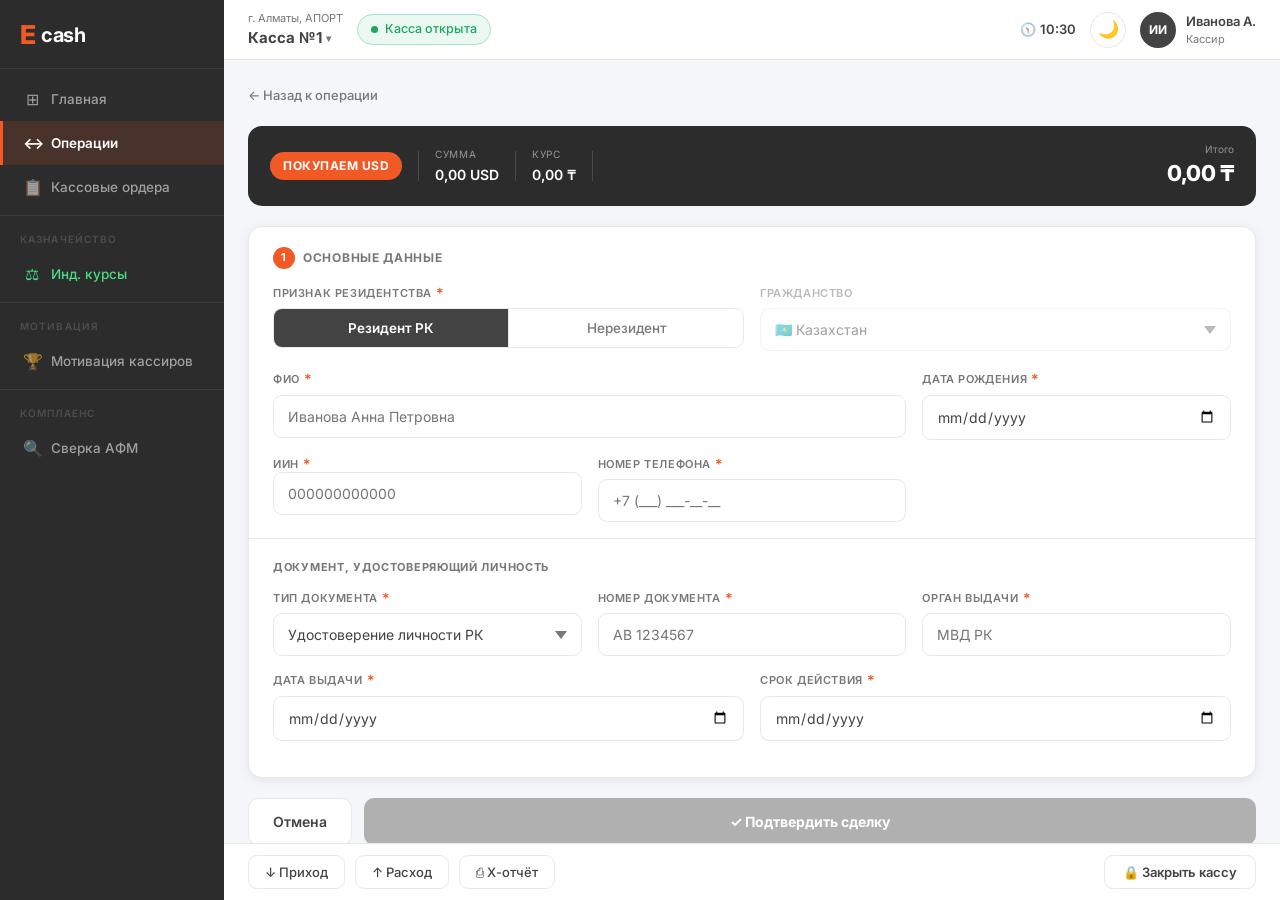
<file: client-card.html>
<!DOCTYPE html>
<html lang="ru" data-theme="light">
<head>
<meta charset="UTF-8">
<meta name="viewport" content="width=device-width, initial-scale=1.0">
<title>Ecash — Карточка клиента</title>
<link rel="preconnect" href="https://fonts.googleapis.com">
<link href="https://fonts.googleapis.com/css2?family=Inter:wght@400;500;600;700;800&display=swap" rel="stylesheet">
<link rel="stylesheet" href="shared.css">
<style>
/* DEAL SUMMARY */
.deal-bar {
  display: flex; align-items: center; gap: 16px; flex-wrap: wrap;
  background: var(--sidebar-bg); color: white;
  border-radius: 14px; padding: 16px 22px; margin-bottom: 20px;
}
.deal-badge { background: var(--brand); color: white; font-size: 12px; font-weight: 700; padding: 5px 13px; border-radius: 20px; text-transform: uppercase; letter-spacing: 0.5px; }
.deal-sep { width: 1px; height: 30px; background: rgba(255,255,255,0.15); }
.deal-field { display: flex; flex-direction: column; gap: 2px; }
.deal-field-label { font-size: 10px; color: rgba(255,255,255,0.5); text-transform: uppercase; letter-spacing: 0.7px; }
.deal-field-value { font-size: 14px; font-weight: 600; }
.deal-total { margin-left: auto; text-align: right; }
.deal-total-label { font-size: 10px; color: rgba(255,255,255,0.5); }
.deal-total-amount { font-size: 22px; font-weight: 800; letter-spacing: -0.5px; }
.deal-custom-badge { display: inline-flex; align-items: center; gap: 5px; padding: 3px 9px; background: rgba(241,90,37,0.25); border: 1px solid var(--brand); border-radius: 20px; font-size: 11px; font-weight: 600; color: var(--brand); }

/* HIGH AMOUNT */
.amount-notice { display: none; align-items: center; gap: 10px; padding: 12px 16px; background: var(--warning-bg); border: 1.5px solid var(--warning-border); border-radius: 10px; margin-bottom: 16px; font-size: 13px; font-weight: 500; color: var(--warning-text); }
.amount-notice.show { display: flex; }

/* SECTION TITLES */
.section-title { font-size: 12px; font-weight: 700; text-transform: uppercase; letter-spacing: 0.7px; color: var(--text-mid); margin-bottom: 16px; display: flex; align-items: center; gap: 8px; }
.section-num { width: 22px; height: 22px; border-radius: 50%; background: var(--brand); color: white; font-size: 11px; font-weight: 700; display: flex; align-items: center; justify-content: center; }

/* ADDRESS BLOCK */
.address-block { max-height: 0; overflow: hidden; transition: max-height 0.4s ease, opacity 0.3s; opacity: 0; }
.address-block.open { max-height: 1000px; opacity: 1; }

/* SUBMIT */
.submit-row { display: flex; gap: 12px; margin-top: 4px; }

/* SUCCESS SCREEN */
.success-screen { display: none; flex-direction: column; align-items: center; justify-content: center; flex: 1; padding: 40px; text-align: center; }
.success-screen.show { display: flex; }
.success-icon { font-size: 64px; margin-bottom: 20px; }
.success-title { font-size: 24px; font-weight: 800; color: var(--success); margin-bottom: 10px; }
.success-sub { font-size: 15px; color: var(--text-mid); margin-bottom: 8px; }
.success-actions { margin-top: 28px; display: flex; gap: 12px; }

/* Receipt preview */
.receipt { background: var(--surface); border: 1px solid var(--border); border-radius: 12px; padding: 20px; max-width: 340px; margin: 20px auto 0; text-align: left; font-size: 13px; }
.receipt-title { font-weight: 700; text-align: center; margin-bottom: 14px; font-size: 14px; }
.receipt-row { display: flex; justify-content: space-between; padding: 5px 0; border-bottom: 1px dashed var(--border); }
.receipt-row:last-child { border-bottom: none; font-weight: 700; }

/* FIELD VALIDATION INDICATOR */
.form-input.valid { border-color: var(--success); }
</style>
</head>
<body>

<div class="sidebar-overlay" id="overlay" onclick="closeSidebar()"></div>

<aside class="sidebar" id="sidebar">
  <div class="logo"><span class="logo-mark">E</span><span class="logo-name">cash</span></div>
  <nav class="nav">
    <div class="nav-item" onclick="location.href='index.html'"><span class="nav-icon">⊞</span><span class="nav-label">Главная</span></div>
    <div class="nav-item active"><span class="nav-icon">↔</span><span class="nav-label">Операции</span></div>
    <div class="nav-item" onclick="location.href='cash-orders.html'"><span class="nav-icon">📋</span><span class="nav-label">Кассовые ордера</span></div>
    <div class="nav-section nav-section-role">Казначейство</div>
    <div class="nav-item nav-treasury" onclick="window.open('treasury.html','treasury_window','width=1280,height=900')"><span class="nav-icon">⚖</span><span class="nav-label">Инд. курсы</span></div>
    <div class="nav-section nav-section-role">Мотивация</div>
    <div class="nav-item" onclick="location.href='motivation.html'"><span class="nav-icon">🏆</span><span class="nav-label">Мотивация кассиров</span></div>
    <div class="nav-section nav-section-role">Комплаенс</div>
    <div class="nav-item" onclick="location.href='afm-reconciliation.html'"><span class="nav-icon">🔍</span><span class="nav-label">Сверка АФМ</span></div>
  </nav>
</aside>

<div class="main">
  <header class="header">
    <button class="hamburger" onclick="toggleSidebar()">☰</button>
    <div class="header-branch">
      <span class="header-location">г. Алматы, АПОРТ</span>
      <span class="header-cashier">Касса №1 <span class="caret">▾</span></span>
    </div>
    <div class="status-pill"><span class="status-dot"></span><span>Касса открыта</span></div>
    <div class="header-right">
      <span class="header-meta">🕥 <strong>10:30</strong></span>
      <button class="btn-theme" onclick="toggleTheme()" id="btn-theme">🌙</button>
      <div class="header-user">
        <div class="avatar">ИИ</div>
        <div><div class="user-name">Иванова А.</div><div class="user-role">Кассир</div></div>
      </div>
    </div>
  </header>

  <!-- FORM CONTENT -->
  <div class="content" id="form-content">
    <div class="back-link" onclick="history.back()">← Назад к операции</div>

    <!-- Deal summary bar -->
    <div class="deal-bar" id="deal-bar">
      <div class="deal-badge" id="db-type">Покупаем USD</div>
      <div class="deal-sep"></div>
      <div class="deal-field"><div class="deal-field-label">Сумма</div><div class="deal-field-value" id="db-amount">—</div></div>
      <div class="deal-sep"></div>
      <div class="deal-field"><div class="deal-field-label">Курс</div><div class="deal-field-value" id="db-rate">—</div></div>
      <div class="deal-sep"></div>
      <div id="db-custom-wrap" style="display:none"><div class="deal-custom-badge">⭐ Индивидуальный курс</div></div>
      <div class="deal-total"><div class="deal-total-label">Итого</div><div class="deal-total-amount" id="db-total">—</div></div>
    </div>

    <!-- High amount warning -->
    <div class="amount-notice" id="amount-notice">
      ⚠️ Сумма сделки ≥ 500 000 ₸ — необходимо указать адрес клиента
    </div>

    <!-- SECTION 1: Резидентство -->
    <div class="card">
      <div class="section-title"><span class="section-num">1</span> Основные данные</div>

      <div class="form-grid-2" style="margin-bottom:20px">
        <div class="form-group">
          <label class="form-label">Признак резидентства <span class="req">*</span></label>
          <div class="toggle-group">
            <button class="toggle-opt active" id="tog-resident" onclick="setResidency('resident')">Резидент РК</button>
            <button class="toggle-opt" id="tog-nonresident" onclick="setResidency('nonresident')">Нерезидент</button>
          </div>
        </div>
        <div class="form-group" id="group-citizenship">
          <label class="form-label">Гражданство <span class="req" id="req-citizenship" style="display:none">*</span></label>
          <select class="form-select" id="sel-citizenship" onchange="validate()">
            <option value="KZ">🇰🇿 Казахстан</option>
            <option value="RU">🇷🇺 Россия</option>
            <option value="KG">🇰🇬 Кыргызстан</option>
            <option value="UZ">🇺🇿 Узбекистан</option>
            <option value="UA">🇺🇦 Украина</option>
            <option value="US">🇺🇸 США</option>
            <option value="DE">🇩🇪 Германия</option>
            <option value="GB">🇬🇧 Великобритания</option>
            <option value="TR">🇹🇷 Турция</option>
            <option value="CN">🇨🇳 Китай</option>
            <option value="OTHER">Другое</option>
          </select>
        </div>
      </div>

      <div class="form-grid-3">
        <div class="form-group span-2">
          <label class="form-label">ФИО <span class="req">*</span></label>
          <input class="form-input" id="inp-fio" type="text" placeholder="Иванова Анна Петровна" oninput="validate()">
        </div>
        <div class="form-group">
          <label class="form-label">Дата рождения <span class="req">*</span></label>
          <input class="form-input" id="inp-dob" type="date" onchange="validate()">
        </div>
      </div>

      <div class="form-grid-3">
        <div class="form-group" id="group-iin">
          <label class="form-label">ИИН <span class="req">*</span></label>
          <input class="form-input" id="inp-iin" type="text" placeholder="000000000000" maxlength="12" oninput="validate()">
        </div>
        <div class="form-group">
          <label class="form-label">Номер телефона <span class="req">*</span></label>
          <input class="form-input" id="inp-phone" type="tel" placeholder="+7 (___) ___-__-__" oninput="validate()">
        </div>
      </div>

      <div class="card-sep"></div>
      <div class="section-title" style="margin-bottom:14px;font-size:11px">Документ, удостоверяющий личность</div>

      <div class="form-grid-3">
        <div class="form-group">
          <label class="form-label">Тип документа <span class="req">*</span></label>
          <select class="form-select" id="sel-doc-type" onchange="validate()">
            <option value="ID_RK">Удостоверение личности РК</option>
            <option value="PASS_RK">Паспорт гражданина РК</option>
            <option value="RESID">Вид на жительство</option>
            <option value="STATELESS">Паспорт лица без гражданства</option>
          </select>
        </div>
        <div class="form-group">
          <label class="form-label">Номер документа <span class="req">*</span></label>
          <input class="form-input" id="inp-doc-num" type="text" placeholder="AB 1234567" oninput="validate()">
        </div>
        <div class="form-group">
          <label class="form-label">Орган выдачи <span class="req">*</span></label>
          <input class="form-input" id="inp-issuer" type="text" placeholder="МВД РК" oninput="validate()">
        </div>
      </div>

      <div class="form-grid-2">
        <div class="form-group">
          <label class="form-label">Дата выдачи <span class="req">*</span></label>
          <input class="form-input" id="inp-issue-date" type="date" onchange="validate()">
        </div>
        <div class="form-group">
          <label class="form-label">Срок действия <span class="req">*</span></label>
          <input class="form-input" id="inp-expire-date" type="date" onchange="validate()">
        </div>
      </div>
    </div>

    <!-- SECTION 2: Address (≥ 500k) -->
    <div class="address-block" id="address-block">
      <div class="card">
        <div class="section-title"><span class="section-num">2</span> Адрес клиента <span style="font-size:10px;color:var(--brand);margin-left:6px;font-weight:500;text-transform:none;letter-spacing:0">обязательно при сумме ≥ 500 000 ₸</span></div>

        <div class="form-grid-3">
          <div class="form-group">
            <label class="form-label">Страна <span class="req">*</span></label>
            <select class="form-select" id="addr-country" onchange="validate()">
              <option value="KZ">Казахстан</option>
              <option value="RU">Россия</option>
              <option value="OTHER">Другое</option>
            </select>
          </div>
          <div class="form-group">
            <label class="form-label">Область / Регион <span class="req">*</span></label>
            <select class="form-select" id="addr-region" onchange="validate()">
              <option value="">— Выберите —</option>
              <option>Алматы (город)</option>
              <option>Алматинская область</option>
              <option>Астана (город)</option>
              <option>Актюбинская область</option>
              <option>Атырауская область</option>
              <option>Карагандинская область</option>
              <option>Мангистауская область</option>
              <option>Павлодарская область</option>
              <option>Шымкент (город)</option>
            </select>
          </div>
          <div class="form-group">
            <label class="form-label">Почтовый индекс <span class="req">*</span></label>
            <input class="form-input" id="addr-zip" type="text" placeholder="050000" maxlength="6" oninput="validate()">
          </div>
        </div>

        <div class="form-grid-2">
          <div class="form-group">
            <label class="form-label">Город <span class="req">*</span></label>
            <input class="form-input" id="addr-city" type="text" placeholder="Алматы" oninput="validate()">
          </div>
          <div class="form-group">
            <label class="form-label">Посёлок / Район</label>
            <input class="form-input" id="addr-district" type="text" placeholder="Не указан">
          </div>
        </div>

        <div class="form-grid-4">
          <div class="form-group span-2">
            <label class="form-label">Улица / Микрорайон <span class="req">*</span></label>
            <input class="form-input" id="addr-street" type="text" placeholder="ул. Абая" oninput="validate()">
          </div>
          <div class="form-group">
            <label class="form-label">Дом <span class="req">*</span></label>
            <input class="form-input" id="addr-house" type="text" placeholder="15" oninput="validate()">
          </div>
          <div class="form-group">
            <label class="form-label">Квартира</label>
            <input class="form-input" id="addr-apt" type="text" placeholder="12">
          </div>
        </div>
      </div>
    </div>

    <!-- Submit row -->
    <div class="submit-row">
      <button class="btn-secondary" onclick="history.back()">Отмена</button>
      <button class="btn-primary" id="btn-confirm" style="flex:1" disabled onclick="confirmDeal()">
        ✓ Подтвердить сделку
      </button>
    </div>
  </div>

  <!-- SUCCESS SCREEN -->
  <div class="success-screen" id="success-screen">
    <div class="success-icon">✅</div>
    <div class="success-title">Сделка оформлена</div>
    <div class="success-sub" id="suc-desc">Операция успешно зарегистрирована</div>
    <div class="success-sub" style="font-size:12px;color:var(--text-light)" id="suc-meta"></div>
    <div class="receipt" id="receipt">
      <div class="receipt-title">Фискальный чек Ecash</div>
      <div class="receipt-row"><span>Операция</span><span id="r-type">—</span></div>
      <div class="receipt-row"><span>Валюта</span><span id="r-cur">—</span></div>
      <div class="receipt-row"><span>Сумма</span><span id="r-amount">—</span></div>
      <div class="receipt-row"><span>Курс</span><span id="r-rate">—</span></div>
      <div class="receipt-row"><span>Кассир</span><span>Иванова А.</span></div>
      <div class="receipt-row"><span>Дата/время</span><span id="r-dt">—</span></div>
      <div class="receipt-row"><span><strong>ИТОГО</strong></span><span id="r-total"><strong>—</strong></span></div>
    </div>
    <div class="success-actions">
      <button class="btn-secondary" onclick="location.href='operations.html'">📋 Журнал операций</button>
      <button class="btn-primary" onclick="location.href='index.html'">Новая операция</button>
    </div>
  </div>

  <footer class="footer">
    <button class="btn-foot">↓ Приход</button>
    <button class="btn-foot">↑ Расход</button>
    <button class="btn-foot">⎙ Х-отчёт</button>
    <div class="footer-space"></div>
    <button class="btn-close-cashier">🔒 Закрыть кассу</button>
  </footer>
</div>

<script>
(function(){
  const t=localStorage.getItem('ecash-theme')||'light';
  document.documentElement.dataset.theme=t;
  document.getElementById('btn-theme').textContent=t==='dark'?'☀️':'🌙';
})();
function toggleTheme(){
  const d=document.documentElement.dataset.theme==='dark';
  document.documentElement.dataset.theme=d?'light':'dark';
  document.getElementById('btn-theme').textContent=d?'🌙':'☀️';
  localStorage.setItem('ecash-theme',d?'light':'dark');
}
function toggleSidebar(){ document.getElementById('sidebar').classList.toggle('mobile-open'); document.getElementById('overlay').classList.toggle('show'); }
function closeSidebar(){ document.getElementById('sidebar').classList.remove('mobile-open'); document.getElementById('overlay').classList.remove('show'); }

const TYPE_LABELS={'buy-cur':'Покупаем','sell-cur':'Продаём','buy-gold':'Покупаем','sell-gold':'Продаём'};
let isHighAmount=false;
let residency='resident';
let params={};

function fmt(n){ return parseFloat(n||0).toLocaleString('ru-RU',{minimumFractionDigits:2,maximumFractionDigits:2}); }

function setResidency(type){
  residency=type;
  document.getElementById('tog-resident').classList.toggle('active', type==='resident');
  document.getElementById('tog-nonresident').classList.toggle('active', type==='nonresident');

  const iinGroup=document.getElementById('group-iin');
  const citizenGroup=document.getElementById('group-citizenship');
  const docSel=document.getElementById('sel-doc-type');
  const reqCit=document.getElementById('req-citizenship');

  if(type==='resident'){
    iinGroup.style.display='block';
    citizenGroup.style.opacity='0.5';
    citizenGroup.style.pointerEvents='none';
    reqCit.style.display='none';
    document.getElementById('sel-citizenship').value='KZ';
    // Resident doc types
    docSel.innerHTML=`
      <option value="ID_RK">Удостоверение личности РК</option>
      <option value="PASS_RK">Паспорт гражданина РК</option>
      <option value="RESID">Вид на жительство</option>
      <option value="STATELESS_RK">Паспорт лица без гражданства</option>
    `;
  } else {
    iinGroup.style.display='none';
    document.getElementById('inp-iin').value='';
    citizenGroup.style.opacity='1';
    citizenGroup.style.pointerEvents='auto';
    reqCit.style.display='inline';
    document.getElementById('sel-citizenship').value='';
    // Non-resident doc types
    docSel.innerHTML=`
      <option value="">— Выберите тип —</option>
      <option value="FOREIGN_PASS">Заграничный паспорт</option>
    `;
  }
  validate();
}

function validate(){
  const fio=document.getElementById('inp-fio').value.trim();
  const dob=document.getElementById('inp-dob').value;
  const iin=document.getElementById('inp-iin').value.trim();
  const phone=document.getElementById('inp-phone').value.trim();
  const docNum=document.getElementById('inp-doc-num').value.trim();
  const docType=document.getElementById('sel-doc-type').value;
  const issuer=document.getElementById('inp-issuer').value.trim();
  const issueDate=document.getElementById('inp-issue-date').value;
  const expireDate=document.getElementById('inp-expire-date').value;
  const citizenship=document.getElementById('sel-citizenship').value;

  let valid=true;
  // Common required: fio, dob, docNum, docType, issuer, issueDate, expireDate, phone
  if(!fio||!dob||!docNum||!docType||!issuer||!issueDate||!expireDate||!phone) valid=false;
  // Resident: iin required
  if(residency==='resident' && iin.length<12) valid=false;
  // Non-resident: citizenship required
  if(residency==='nonresident' && !citizenship) valid=false;

  // Address required if high amount
  if(isHighAmount){
    const region=document.getElementById('addr-region').value;
    const zip=document.getElementById('addr-zip').value.trim();
    const city=document.getElementById('addr-city').value.trim();
    const street=document.getElementById('addr-street').value.trim();
    const house=document.getElementById('addr-house').value.trim();
    if(!region||!zip||!city||!street||!house) valid=false;
  }

  document.getElementById('btn-confirm').disabled=!valid;
  return valid;
}

function confirmDeal(){
  const p=params;
  const typeLabel=TYPE_LABELS[p.t]||'Операция';
  const now=new Date();
  const dt=now.toLocaleString('ru-RU',{day:'2-digit',month:'2-digit',year:'numeric',hour:'2-digit',minute:'2-digit'});
  const receiptNum='EC-'+Math.floor(Math.random()*90000+10000);
  const fio=document.getElementById('inp-fio').value.trim();
  const iin=document.getElementById('inp-iin').value.trim();

  // Save to operations log (bug 2 fix)
  try{
    const log=JSON.parse(localStorage.getItem('ecash-ops-log')||'[]');
    log.unshift({
      id:receiptNum, reqId:p.req, dt:dt, type:p.t, cur:p.c,
      amount:p.a, rate:p.rate, total:p.total,
      custom:p.custom, cashier:'Иванова А.',
      branch:'АПОРТ', desk:'Касса №1',
      clientName:fio, clientIin:iin,
      status:'executed'
    });
    localStorage.setItem('ecash-ops-log', JSON.stringify(log.slice(0,100)));
  }catch(e){}

  // Clear rate request state now that deal is complete (bug 3 fix)
  localStorage.removeItem('ecash-rate-req');
  localStorage.removeItem('ecash-rate-decision');

  // Fill receipt
  document.getElementById('r-type').textContent=typeLabel;
  document.getElementById('r-cur').textContent=p.c;
  document.getElementById('r-amount').textContent=fmt(p.a)+' '+p.c;
  document.getElementById('r-rate').textContent=fmt(p.rate)+' ₸';
  document.getElementById('r-dt').textContent=dt;
  document.getElementById('r-total').innerHTML='<strong>'+fmt(p.total)+' ₸</strong>';

  document.getElementById('suc-desc').textContent=typeLabel+' '+p.c+' — сделка зарегистрирована в ОФД';
  document.getElementById('suc-meta').textContent='Чек №'+receiptNum+' · '+dt+' · Иванова А.';

  document.getElementById('form-content').style.display='none';
  document.getElementById('success-screen').classList.add('show');
}

window.onload=function(){
  const p=new URLSearchParams(location.search);
  params={
    t:p.get('t')||'buy-cur',
    c:p.get('c')||'USD',
    a:p.get('a')||'0',
    rate:p.get('rate')||'0',
    total:parseInt(p.get('total')||'0'),
    custom:p.get('custom')==='1',
    req:p.get('req')||''
  };

  const label=TYPE_LABELS[params.t]||'Операция';
  document.getElementById('db-type').textContent=label+' '+params.c;
  document.getElementById('db-amount').textContent=fmt(params.a)+' '+params.c;
  document.getElementById('db-rate').textContent=fmt(params.rate)+' ₸';
  document.getElementById('db-total').textContent=fmt(params.total)+' ₸';
  if(params.custom) document.getElementById('db-custom-wrap').style.display='flex';

  isHighAmount=params.total>=500000;
  if(isHighAmount){
    document.getElementById('amount-notice').classList.add('show');
    setTimeout(()=>document.getElementById('address-block').classList.add('open'),50);
  }

  // Init residency (resident by default)
  setResidency('resident');
};
</script>
</body>
</html>
</file>
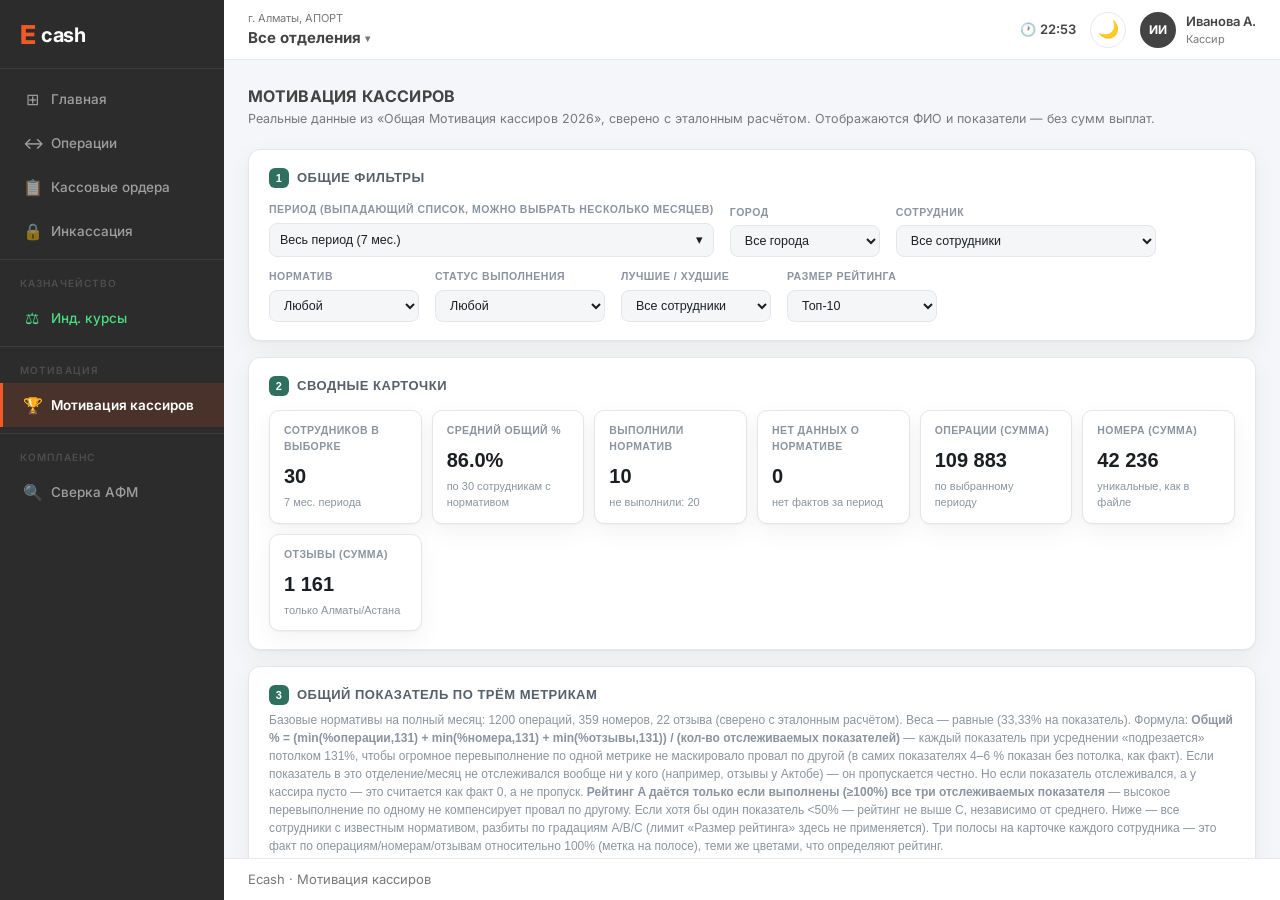
<file: motivation.html>
<!DOCTYPE html>
<html lang="ru" data-theme="light">
<head>
<meta charset="UTF-8">
<meta name="viewport" content="width=device-width, initial-scale=1.0">
<title>Ecash — Мотивация кассиров</title>
<link rel="preconnect" href="https://fonts.googleapis.com">
<link href="https://fonts.googleapis.com/css2?family=Inter:wght@400;500;600;700;800&display=swap" rel="stylesheet">
<link rel="stylesheet" href="shared.css">
<style>
/* Page-local classes below are not in shared.css — same pattern as cash-orders.html
   and client-card.html, which also define stats/filters/table/section styles locally. */
.page-header { display: flex; align-items: center; justify-content: space-between; margin-bottom: 20px; flex-wrap: wrap; gap: 12px; }
.page-sub { font-size: 12.5px; color: var(--text-mid); margin-top: 2px; }

/* ============================================================
   Below: scoped styles for the real-data dashboard (#mot-app).
   These are the dashboard's own self-contained design tokens/classes,
   all prefixed with #mot-app so they never leak into or collide with
   shared.css or the rest of the site (which uses different var names
   like --surface/--border at :root — redefining those at :root here
   would break dark mode and every other page).
   ============================================================ */
#mot-app{
  --ink:#1b1f23; --ink-soft:#55606b; --muted:#8a94a0;
  --surface:#ffffff; --page:#f5f6f8; --border:#e3e6ea; --border-soft:#edeff2;
  --accent:#2f6f5e; --accent-soft:#e5f0ec; --accent-ink:#1d4a3d;
  --good:#1a8a4a; --good-bg:#e8f6ee; --good-border:#bfe3cd;
  --warn:#a3690a; --warn-bg:#fdf3e0; --warn-border:#f1d99a;
  --bad:#c0392b; --bad-bg:#fcebe9; --bad-border:#f3c6c0;
  --nodata:#7a8390; --nodata-bg:#eef0f2; --nodata-border:#dde1e5;
  --shadow:0 1px 2px rgba(20,24,28,.04), 0 8px 24px rgba(20,24,28,.05);
}
#mot-app *, #mot-app *::before, #mot-app *::after{box-sizing:border-box;margin:0;padding:0;}
#mot-app{
  font-family:-apple-system,BlinkMacSystemFont,"Segoe UI",Roboto,sans-serif;
  background:var(--page); color:var(--ink); font-size:14px; line-height:1.5;
}
#mot-app .num{font-variant-numeric:tabular-nums;}
#mot-app .panel{background:var(--surface); border:1px solid var(--border); border-radius:12px; padding:18px 20px; margin-bottom:16px; box-shadow:var(--shadow);}
#mot-app .panel-title{display:flex; align-items:center; gap:8px; font-size:13px; font-weight:700; text-transform:uppercase; letter-spacing:.5px; color:var(--ink-soft); margin-bottom:14px;}
#mot-app .panel-title .n{width:20px; height:20px; border-radius:6px; background:var(--accent); color:#fff; font-size:11px; display:flex; align-items:center; justify-content:center; flex-shrink:0;}
#mot-app .panel-sub{font-size:12px; color:var(--muted); margin:-8px 0 14px;}
#mot-app .note{background:var(--accent-soft); border:1px solid var(--good-border); border-radius:10px; padding:12px 16px; font-size:12.5px; color:var(--accent-ink); margin-bottom:16px;}
#mot-app .note b{font-weight:700;}
#mot-app .note ul{margin:6px 0 0 18px;}
#mot-app .filters-grid{display:flex; flex-wrap:wrap; gap:12px 16px; align-items:flex-end;}
#mot-app .f-group{display:flex; flex-direction:column; gap:5px; min-width:150px;}
#mot-app .f-group.wide{min-width:260px;}
#mot-app .f-label{font-size:10.5px; font-weight:700; text-transform:uppercase; letter-spacing:.5px; color:var(--muted);}
#mot-app .f-sel, #mot-app .f-inp{padding:7px 10px; border:1.5px solid var(--border); border-radius:8px; font:inherit; font-size:12.5px; color:var(--ink); background:var(--page); outline:none;}
#mot-app .f-sel:focus, #mot-app .f-inp:focus{border-color:var(--accent);}
#mot-app .f-actions{display:flex; gap:6px; margin-top:2px;}
#mot-app .f-btn{padding:4px 9px; border:1px solid var(--border); border-radius:6px; background:var(--surface); font-size:11px; color:var(--ink-soft); cursor:pointer;}
#mot-app .f-btn:hover{border-color:var(--accent); color:var(--accent);}
#mot-app .period-dropdown-wrap{position:relative;}
#mot-app .period-dropdown-btn{width:100%; text-align:left; cursor:pointer; display:flex; align-items:center; justify-content:space-between; gap:8px;}
#mot-app .period-dropdown-panel{position:absolute; top:calc(100% + 4px); left:0; z-index:40; background:var(--surface); border:1.5px solid var(--border); border-radius:10px; box-shadow:var(--shadow); padding:10px; min-width:230px;}
#mot-app .period-list{display:flex; flex-direction:column; gap:2px; max-height:220px; overflow-y:auto; margin-top:8px;}
#mot-app .period-item{display:flex; align-items:center; gap:8px; padding:5px 6px; border-radius:6px; font-size:12.5px; cursor:pointer;}
#mot-app .period-item:hover{background:var(--page);}
#mot-app .period-item input{accent-color:var(--accent);}
#mot-app .grade{font-weight:800;}
#mot-app .grade.A{color:var(--good);}
#mot-app .grade.B{color:var(--warn);}
#mot-app .grade.C{color:var(--bad);}
#mot-app .bw-col-title{display:flex; align-items:center; gap:8px; font-weight:700; font-size:12.5px; margin-bottom:8px;}
#mot-app .bw-col-title .grade-badges{display:inline-flex; gap:4px;}
#mot-app .bw-badge{display:inline-flex; align-items:center; justify-content:center; width:20px; height:20px; border-radius:6px; font-size:11px; font-weight:800; color:#fff;}
#mot-app .bw-badge.A{background:var(--good);}
#mot-app .bw-badge.B{background:var(--warn);}
#mot-app .bw-badge.C{background:var(--bad);}
#mot-app .mb-card{border:1px solid var(--border); border-radius:10px; padding:10px 12px; margin-bottom:8px; background:var(--surface);}
#mot-app .mb-head{display:flex; align-items:center; justify-content:space-between; margin-bottom:6px;}
#mot-app .mb-name{font-weight:700; font-size:12.5px;}
#mot-app .mb-overall{font-size:12px; font-weight:800; font-variant-numeric:tabular-nums;}
#mot-app .mb-row{display:grid; grid-template-columns:76px 1fr 52px; gap:8px; align-items:center; margin-top:3px;}
#mot-app .mb-label{font-size:10.5px; color:var(--muted);}
#mot-app .mb-track{position:relative; height:10px; background:var(--page); border-radius:5px; overflow:hidden;}
#mot-app .mb-marker{position:absolute; top:0; bottom:0; width:2px; background:var(--ink); opacity:.35; left:50%;}
#mot-app .mb-fill{height:100%; border-radius:5px 0 0 5px;}
#mot-app .mb-fill.good{background:var(--good);}
#mot-app .mb-fill.warn{background:var(--warn);}
#mot-app .mb-fill.bad{background:var(--bad);}
#mot-app .mb-fill.nodata{background:var(--nodata-border);}
#mot-app .mb-val{font-size:11px; font-weight:700; text-align:right; font-variant-numeric:tabular-nums;}
#mot-app .mb-val.good{color:var(--good);}
#mot-app .mb-val.warn{color:var(--warn);}
#mot-app .mb-val.bad{color:var(--bad);}
#mot-app .mb-val.nodata{color:var(--nodata);}
#mot-app .mb-legend{display:flex; gap:14px; font-size:10.5px; color:var(--muted); margin:2px 0 12px; flex-wrap:wrap;}
#mot-app .mb-legend span{display:inline-flex; align-items:center; gap:5px;}
#mot-app .mb-legend .lg-dot{width:8px; height:8px; border-radius:2px; display:inline-block;}
#mot-app .cards{display:grid; grid-template-columns:repeat(auto-fit,minmax(150px,1fr)); gap:10px;}
#mot-app .card{background:var(--surface); border:1px solid var(--border); border-radius:10px; padding:12px 14px;}
#mot-app .card .lab{font-size:10.5px; text-transform:uppercase; letter-spacing:.4px; color:var(--muted); font-weight:700; margin-bottom:6px;}
#mot-app .card .val{font-size:20px; font-weight:800;}
#mot-app .card .hint{font-size:11px; color:var(--muted); margin-top:3px;}
#mot-app .pill{display:inline-flex; align-items:center; gap:5px; padding:3px 9px; border-radius:20px; font-size:11px; font-weight:700; white-space:nowrap;}
#mot-app .pill.good{background:var(--good-bg); color:var(--good); border:1px solid var(--good-border);}
#mot-app .pill.warn{background:var(--warn-bg); color:var(--warn); border:1px solid var(--warn-border);}
#mot-app .pill.bad{background:var(--bad-bg); color:var(--bad); border:1px solid var(--bad-border);}
#mot-app .pill.nodata{background:var(--nodata-bg); color:var(--nodata); border:1px solid var(--nodata-border);}
#mot-app .dot{width:7px; height:7px; border-radius:50%; flex-shrink:0;}
#mot-app .dot.good{background:var(--good);}
#mot-app .dot.warn{background:var(--warn);}
#mot-app .dot.bad{background:var(--bad);}
#mot-app .dot.nodata{background:var(--nodata);}
#mot-app .tbl-scroll{overflow-x:auto;}
#mot-app table{width:100%; border-collapse:collapse; font-size:12.5px;}
#mot-app th{text-align:left; padding:9px 10px; background:var(--page); color:var(--muted); font-size:10.5px; text-transform:uppercase; letter-spacing:.4px; font-weight:700; border-bottom:2px solid var(--border); white-space:nowrap; cursor:pointer;}
#mot-app th:hover{color:var(--accent);}
#mot-app th.sorted::after{content:' ▾'; color:var(--accent);}
#mot-app td{padding:9px 10px; border-bottom:1px solid var(--border-soft); vertical-align:middle;}
#mot-app tr:hover td{background:var(--page);}
#mot-app .name-cell{font-weight:600;}
#mot-app .muted{color:var(--muted);}
#mot-app .right{text-align:right;}
#mot-app .metric-grid{display:grid; grid-template-columns:1.1fr 1fr; gap:16px; align-items:start;}
@media (max-width:880px){#mot-app .metric-grid{grid-template-columns:1fr;}
}
#mot-app .mini-stat-row{display:flex; gap:10px; flex-wrap:wrap; margin-bottom:12px;}
#mot-app .mini-stat{flex:1; min-width:110px; background:var(--page); border:1px solid var(--border); border-radius:8px; padding:9px 11px;}
#mot-app .mini-stat .l{font-size:10px; color:var(--muted); text-transform:uppercase; letter-spacing:.4px;}
#mot-app .mini-stat .v{font-size:16px; font-weight:800; margin-top:2px;}
#mot-app .leaderboard{display:flex; flex-direction:column; gap:3px;}
#mot-app .lb-row{display:grid; grid-template-columns:20px 1fr auto; gap:8px; align-items:center; padding:5px 0;}
#mot-app .lb-rank{font-size:11px; color:var(--muted); font-weight:700;}
#mot-app .lb-bar-wrap{background:var(--page); border-radius:5px; height:20px; overflow:hidden; position:relative;}
#mot-app .lb-bar{height:100%; border-radius:5px; display:flex; align-items:center;}
#mot-app .lb-name{position:absolute; left:8px; top:0; bottom:0; display:flex; align-items:center; font-size:11.5px; color:var(--ink); font-weight:600; text-shadow:0 0 6px var(--surface),0 0 6px var(--surface);}
#mot-app .lb-val{font-size:12px; font-weight:700; font-variant-numeric:tabular-nums; white-space:nowrap;}
#mot-app .chart-wrap{background:var(--page); border:1px solid var(--border); border-radius:10px; padding:10px 12px;}
#mot-app .chart-legend{display:flex; gap:14px; font-size:11px; color:var(--muted); margin-top:4px;}
#mot-app .chart-legend span{display:inline-flex; align-items:center; gap:5px;}
#mot-app .sw{width:13px; height:0; border-top:2px solid currentColor; display:inline-block;}
#mot-app .sw.dashed{border-top-style:dashed;}
#mot-app .tier-head{display:flex; align-items:center; gap:12px; flex-wrap:wrap; margin-bottom:12px;}
#mot-app .tier-badge{font-size:22px; font-weight:800; color:var(--accent);}
#mot-app .tier-stats{display:flex; gap:16px; flex-wrap:wrap; font-size:12px; color:var(--ink-soft);}
#mot-app .tier-stats b{color:var(--ink); font-variant-numeric:tabular-nums;}
#mot-app .share-bar{height:8px; border-radius:4px; background:var(--bad-bg); overflow:hidden; margin:8px 0 14px; max-width:420px;}
#mot-app .share-fill{height:100%; background:var(--good);}
#mot-app .toggle-row{display:flex; gap:6px;}
#mot-app .toggle-btn{padding:5px 11px; border:1.5px solid var(--border); background:var(--surface); border-radius:7px; font-size:11.5px; font-weight:600; color:var(--ink-soft); cursor:pointer;}
#mot-app .toggle-btn.active{background:var(--ink); color:#fff; border-color:var(--ink);}
#mot-app .empty{text-align:center; padding:30px; color:var(--muted); font-size:13px;}
</style>
</head>
<body>

<div class="sidebar-overlay" id="overlay" onclick="closeSidebar()"></div>
<aside class="sidebar" id="sidebar">
  <div class="logo"><span class="logo-mark">E</span><span class="logo-name">cash</span></div>
  <nav class="nav">
    <div class="nav-item" onclick="location.href='index.html'"><span class="nav-icon">⊞</span><span class="nav-label">Главная</span></div>
    <div class="nav-item" onclick="location.href='operations.html'"><span class="nav-icon">↔</span><span class="nav-label">Операции</span></div>
    <div class="nav-item" onclick="location.href='cash-orders.html'"><span class="nav-icon">📋</span><span class="nav-label">Кассовые ордера</span></div>
    <div class="nav-item" onclick="location.href='incassation.html'"><span class="nav-icon">🔒</span><span class="nav-label">Инкассация</span></div>
    <div class="nav-section nav-section-role">Казначейство</div>
    <div class="nav-item nav-treasury" onclick="window.open('treasury.html','treasury_window','width=1280,height=900')"><span class="nav-icon">⚖</span><span class="nav-label">Инд. курсы</span></div>
    <div class="nav-section nav-section-role">Мотивация</div>
    <div class="nav-item active"><span class="nav-icon">🏆</span><span class="nav-label">Мотивация кассиров</span></div>
    <div class="nav-section nav-section-role">Комплаенс</div>
    <div class="nav-item" onclick="location.href='afm-reconciliation.html'"><span class="nav-icon">🔍</span><span class="nav-label">Сверка АФМ</span></div>
  </nav>
</aside>

<div class="main">
  <header class="header">
    <button class="hamburger" onclick="toggleSidebar()">☰</button>
    <div class="header-branch">
      <span class="header-location">г. Алматы, АПОРТ</span>
      <span class="header-cashier">Все отделения <span class="caret">▾</span></span>
    </div>
    <div class="header-right">
      <span class="header-meta">🕐 <strong id="hdr-time"></strong></span>
      <button class="btn-theme" onclick="toggleTheme()" id="btn-theme">🌙</button>
      <div class="header-user">
        <div class="avatar">ИИ</div>
        <div><div class="user-name">Иванова А.</div><div class="user-role">Кассир</div></div>
      </div>
    </div>
  </header>

  <div class="content">
    <div class="page-header">
      <div>
        <h1 class="page-title">Мотивация кассиров</h1>
        <div class="page-sub">Реальные данные из «Общая Мотивация кассиров 2026», сверено с эталонным расчётом. Отображаются ФИО и показатели — без сумм выплат.</div>
      </div>
    </div>

    <div id="mot-app">
      <div class="panel" id="filters"></div>

      <div class="panel">
        <div class="panel-title"><span class="n">2</span>Сводные карточки</div>
        <div class="cards" id="summary-cards"></div>
      </div>

      <div class="panel">
        <div class="panel-title"><span class="n">3</span>Общий показатель по трём метрикам</div>
        <div class="panel-sub" id="overall-formula"></div>
        <div id="overall-block"></div>
      </div>

      <div class="panel" id="metric-block-operations"></div>
      <div class="panel" id="metric-block-phoneNumbers"></div>
      <div class="panel" id="metric-block-reviews"></div>

      <div class="panel">
        <div class="panel-title"><span class="n">7</span>Лучшие и худшие сотрудники</div>
        <div id="best-worst"></div>
      </div>

      <div id="tier-blocks"></div>
    </div>

  </div>

  <footer class="footer">
    <span style="font-size:13px;color:var(--text-mid)">Ecash · Мотивация кассиров</span>
    <div class="footer-space"></div>
  </footer>
</div>

<script>
/* ============================================================
   REAL DATA — extracted from "Общая Мотивация кассиров 2026 (2).xlsx"
   лист "Общий" (факт по месяцам, 3 отдельные мини-таблицы: Алматы/
   Астана/Актобе, у каждой свои столбцы) + лист "Свод" (дата приёма,
   только часть кассиров Алматы). Ничего не выдумано и не досочинено —
   пропуски оставлены пропусками (null / нет записи), а не нулями.
   ============================================================ */
const EMPLOYEES = [{"id": "азрет-геккиев", "fullName": "Азрет Геккиев", "branch": "Алматы"}, {"id": "айгерім-сеңгірбай", "fullName": "Айгерім Сеңгірбай", "branch": "Астана"}, {"id": "айнура-айтжанова", "fullName": "Айнура Айтжанова", "branch": "Астана"}, {"id": "алина-есенбай", "fullName": "Алина Есенбай", "branch": "Алматы"}, {"id": "алия-исалина", "fullName": "Алия Исалина", "branch": "Астана"}, {"id": "алтынай-әміржан", "fullName": "Алтынай Әміржан", "branch": "Актобе"}, {"id": "асанова-гульмира", "fullName": "Асанова Гульмира", "branch": "Алматы"}, {"id": "асем-бадамбекова", "fullName": "Асем Бадамбекова", "branch": "Астана"}, {"id": "ақырыс-мұрат", "fullName": "Ақырыс Мұрат", "branch": "Алматы"}, {"id": "гулим-муртазаева", "fullName": "Гулим Муртазаева", "branch": "Алматы"}, {"id": "гулназ-ешмухаметова", "fullName": "Гулназ Ешмухаметова", "branch": "Алматы"}, {"id": "гульмира-омарова", "fullName": "Гульмира Омарова", "branch": "Астана"}, {"id": "динара-оразгулова", "fullName": "Динара Оразгулова", "branch": "Алматы"}, {"id": "жазира-исмаилова", "fullName": "Жазира Исмаилова", "branch": "Алматы"}, {"id": "жанар-алпысбай", "fullName": "Жанар Алпысбай", "branch": "Алматы"}, {"id": "жанаргүл-адақ", "fullName": "Жанаргүл Адақ", "branch": "Астана"}, {"id": "индира-ибраева", "fullName": "Индира Ибраева", "branch": "Астана"}, {"id": "кубиева-алия", "fullName": "Кубиева Алия", "branch": "Астана"}, {"id": "куралай-алипова", "fullName": "Куралай Алипова", "branch": "Алматы"}, {"id": "лаззат-жумаева", "fullName": "Лаззат Жумаева", "branch": "Астана"}, {"id": "маржан-раимжанова", "fullName": "Маржан Раимжанова", "branch": "Алматы"}, {"id": "меруерт-төлеуқызы", "fullName": "Меруерт Төлеуқызы", "branch": "Астана"}, {"id": "нургуль-жомарт", "fullName": "Нургуль Жомарт", "branch": "Астана"}, {"id": "оскенгулова-бакытгуль", "fullName": "Оскенгулова Бакытгуль", "branch": "Астана"}, {"id": "сейдалиева-карлыгаш", "fullName": "Сейдалиева Карлыгаш", "branch": "Алматы"}, {"id": "сымбат-шахар", "fullName": "Сымбат Шахар", "branch": "Алматы"}, {"id": "тахминам-козиева", "fullName": "Тахминам Козиева", "branch": "Алматы"}, {"id": "токжан-акенева", "fullName": "Токжан Акенева", "branch": "Алматы"}, {"id": "улар-примбетов", "fullName": "Улар Примбетов", "branch": "Алматы"}, {"id": "шынар-бадамбекова", "fullName": "Шынар Бадамбекова", "branch": "Алматы"}];
const FACTS = [{"employeeId": "гулим-муртазаева", "period": "2025-12", "operations": 2639, "phoneNumbers": 1471}, {"employeeId": "тахминам-козиева", "period": "2025-12", "operations": 1784, "phoneNumbers": 11}, {"employeeId": "шынар-бадамбекова", "period": "2025-12", "operations": 1781, "phoneNumbers": 531}, {"employeeId": "гулназ-ешмухаметова", "period": "2025-12", "operations": 1614, "phoneNumbers": 1102}, {"employeeId": "сымбат-шахар", "period": "2025-12", "operations": 1204, "phoneNumbers": 4}, {"employeeId": "азрет-геккиев", "period": "2025-12", "operations": 1044, "phoneNumbers": 7}, {"employeeId": "алина-есенбай", "period": "2025-12", "operations": 352, "phoneNumbers": 8}, {"employeeId": "динара-оразгулова", "period": "2025-12", "operations": 36, "phoneNumbers": 26}, {"employeeId": "гулим-муртазаева", "period": "2026-01", "operations": 1264, "phoneNumbers": 832}, {"employeeId": "тахминам-козиева", "period": "2026-01", "operations": 1331, "phoneNumbers": 228}, {"employeeId": "шынар-бадамбекова", "period": "2026-01", "operations": 1041, "phoneNumbers": 258}, {"employeeId": "гулназ-ешмухаметова", "period": "2026-01", "operations": 909, "phoneNumbers": 562}, {"employeeId": "сымбат-шахар", "period": "2026-01", "operations": 763, "phoneNumbers": 8}, {"employeeId": "азрет-геккиев", "period": "2026-01", "operations": 992, "phoneNumbers": 27}, {"employeeId": "алина-есенбай", "period": "2026-01", "operations": 613, "phoneNumbers": 30}, {"employeeId": "динара-оразгулова", "period": "2026-01", "operations": 724, "phoneNumbers": 383}, {"employeeId": "жазира-исмаилова", "period": "2026-01", "operations": 386, "phoneNumbers": 242}, {"employeeId": "токжан-акенева", "period": "2026-01", "operations": 554, "phoneNumbers": 7}, {"employeeId": "гулим-муртазаева", "period": "2026-02", "operations": 1225, "phoneNumbers": 876}, {"employeeId": "тахминам-козиева", "period": "2026-02", "operations": 914, "phoneNumbers": 415}, {"employeeId": "шынар-бадамбекова", "period": "2026-02", "operations": 645, "phoneNumbers": 359}, {"employeeId": "гулназ-ешмухаметова", "period": "2026-02", "operations": 736, "phoneNumbers": 448}, {"employeeId": "сымбат-шахар", "period": "2026-02", "operations": 965, "phoneNumbers": 71}, {"employeeId": "азрет-геккиев", "period": "2026-02", "operations": 1056, "phoneNumbers": 436}, {"employeeId": "алина-есенбай", "period": "2026-02", "operations": 172, "phoneNumbers": 31}, {"employeeId": "динара-оразгулова", "period": "2026-02", "operations": 725, "phoneNumbers": 435}, {"employeeId": "жазира-исмаилова", "period": "2026-02", "operations": 680, "phoneNumbers": 353}, {"employeeId": "токжан-акенева", "period": "2026-02", "operations": 435, "phoneNumbers": 217}, {"employeeId": "гулим-муртазаева", "period": "2026-03", "operations": 1303, "phoneNumbers": 991}, {"employeeId": "тахминам-козиева", "period": "2026-03", "operations": 1659, "phoneNumbers": 829}, {"employeeId": "шынар-бадамбекова", "period": "2026-03", "operations": 710, "phoneNumbers": 427, "reviews": 3}, {"employeeId": "гулназ-ешмухаметова", "period": "2026-03", "operations": 918, "phoneNumbers": 682, "reviews": 1}, {"employeeId": "сымбат-шахар", "period": "2026-03", "operations": 1270, "phoneNumbers": 200}, {"employeeId": "азрет-геккиев", "period": "2026-03", "operations": 1098, "phoneNumbers": 776, "reviews": 13}, {"employeeId": "алина-есенбай", "period": "2026-03", "operations": 127, "phoneNumbers": 9}, {"employeeId": "динара-оразгулова", "period": "2026-03", "operations": 906, "phoneNumbers": 617, "reviews": 9}, {"employeeId": "жазира-исмаилова", "period": "2026-03", "operations": 741, "phoneNumbers": 406, "reviews": 3}, {"employeeId": "токжан-акенева", "period": "2026-03", "operations": 488, "phoneNumbers": 340}, {"employeeId": "гулим-муртазаева", "period": "2026-04", "operations": 1479, "phoneNumbers": 879}, {"employeeId": "тахминам-козиева", "period": "2026-04", "operations": 1554, "phoneNumbers": 645}, {"employeeId": "шынар-бадамбекова", "period": "2026-04", "operations": 1067, "phoneNumbers": 488, "reviews": 7}, {"employeeId": "гулназ-ешмухаметова", "period": "2026-04", "operations": 1114, "phoneNumbers": 531, "reviews": 1}, {"employeeId": "сымбат-шахар", "period": "2026-04", "operations": 1351, "phoneNumbers": 84}, {"employeeId": "азрет-геккиев", "period": "2026-04", "operations": 1680, "phoneNumbers": 584, "reviews": 1}, {"employeeId": "алина-есенбай", "period": "2026-04", "operations": 39, "phoneNumbers": 12}, {"employeeId": "динара-оразгулова", "period": "2026-04", "operations": 971, "phoneNumbers": 479, "reviews": 12}, {"employeeId": "жазира-исмаилова", "period": "2026-04", "operations": 360, "phoneNumbers": 155}, {"employeeId": "куралай-алипова", "period": "2026-04", "operations": 570, "phoneNumbers": 212}, {"employeeId": "токжан-акенева", "period": "2026-04", "operations": 520, "phoneNumbers": 276}, {"employeeId": "гулим-муртазаева", "period": "2026-05", "operations": 2244, "phoneNumbers": 1250}, {"employeeId": "тахминам-козиева", "period": "2026-05", "operations": 1820, "phoneNumbers": 680}, {"employeeId": "шынар-бадамбекова", "period": "2026-05", "operations": 856, "phoneNumbers": 386, "reviews": 17}, {"employeeId": "гулназ-ешмухаметова", "period": "2026-05", "operations": 717, "phoneNumbers": 309}, {"employeeId": "сымбат-шахар", "period": "2026-05", "operations": 1477, "phoneNumbers": 135}, {"employeeId": "азрет-геккиев", "period": "2026-05", "operations": 1982, "phoneNumbers": 625, "reviews": 18}, {"employeeId": "алина-есенбай", "period": "2026-05", "operations": 224, "phoneNumbers": 19, "reviews": 6}, {"employeeId": "динара-оразгулова", "period": "2026-05", "operations": 970, "phoneNumbers": 406, "reviews": 16}, {"employeeId": "жазира-исмаилова", "period": "2026-05", "operations": 845, "phoneNumbers": 345, "reviews": 1}, {"employeeId": "куралай-алипова", "period": "2026-05", "operations": 996, "phoneNumbers": 179, "reviews": 1}, {"employeeId": "токжан-акенева", "period": "2026-05", "operations": 562, "phoneNumbers": 239}, {"employeeId": "асанова-гульмира", "period": "2026-05", "operations": 1008, "phoneNumbers": 248}, {"employeeId": "гулим-муртазаева", "period": "2026-06", "operations": 1921, "phoneNumbers": 1026, "reviews": 104}, {"employeeId": "тахминам-козиева", "period": "2026-06", "operations": 1685, "phoneNumbers": 568}, {"employeeId": "шынар-бадамбекова", "period": "2026-06", "operations": 1117, "phoneNumbers": 452, "reviews": 31}, {"employeeId": "гулназ-ешмухаметова", "period": "2026-06", "operations": 1166, "phoneNumbers": 502, "reviews": 5}, {"employeeId": "сымбат-шахар", "period": "2026-06", "operations": 1746, "phoneNumbers": 283, "reviews": 33}, {"employeeId": "азрет-геккиев", "period": "2026-06", "operations": 2370, "phoneNumbers": 1145, "reviews": 168}, {"employeeId": "алина-есенбай", "period": "2026-06", "operations": 963, "phoneNumbers": 101, "reviews": 3}, {"employeeId": "динара-оразгулова", "period": "2026-06", "operations": 657, "phoneNumbers": 333, "reviews": 15}, {"employeeId": "куралай-алипова", "period": "2026-06", "operations": 1913, "phoneNumbers": 445}, {"employeeId": "токжан-акенева", "period": "2026-06", "operations": 548, "phoneNumbers": 262, "reviews": 2}, {"employeeId": "асанова-гульмира", "period": "2026-06", "operations": 1906, "phoneNumbers": 461, "reviews": 35}, {"employeeId": "ақырыс-мұрат", "period": "2026-06", "operations": 644, "phoneNumbers": 197, "reviews": 26}, {"employeeId": "жанар-алпысбай", "period": "2026-06", "operations": 774, "phoneNumbers": 302}, {"employeeId": "сейдалиева-карлыгаш", "period": "2026-06", "operations": 152, "phoneNumbers": 72}, {"employeeId": "маржан-раимжанова", "period": "2026-06", "operations": 257, "phoneNumbers": 77}, {"employeeId": "улар-примбетов", "period": "2026-06", "operations": 73, "phoneNumbers": 45}, {"employeeId": "айгерім-сеңгірбай", "period": "2026-01", "operations": 142}, {"employeeId": "айгерім-сеңгірбай", "period": "2026-02", "operations": 616, "phoneNumbers": 301}, {"employeeId": "асем-бадамбекова", "period": "2026-02", "operations": 1479, "phoneNumbers": 582, "reviews": 6}, {"employeeId": "алия-исалина", "period": "2026-02", "operations": 671}, {"employeeId": "нургуль-жомарт", "period": "2026-02", "operations": 440, "phoneNumbers": 160, "reviews": 10}, {"employeeId": "айгерім-сеңгірбай", "period": "2026-03", "operations": 987, "phoneNumbers": 626, "reviews": 20}, {"employeeId": "асем-бадамбекова", "period": "2026-03", "operations": 1500, "phoneNumbers": 817, "reviews": 10}, {"employeeId": "алия-исалина", "period": "2026-03", "operations": 884, "phoneNumbers": 342, "reviews": 4}, {"employeeId": "нургуль-жомарт", "period": "2026-03", "operations": 1586, "phoneNumbers": 727, "reviews": 17}, {"employeeId": "айгерім-сеңгірбай", "period": "2026-04", "operations": 1220, "phoneNumbers": 670, "reviews": 39}, {"employeeId": "асем-бадамбекова", "period": "2026-04", "operations": 1750, "phoneNumbers": 675, "reviews": 27}, {"employeeId": "алия-исалина", "period": "2026-04", "operations": 837, "phoneNumbers": 425, "reviews": 12}, {"employeeId": "нургуль-жомарт", "period": "2026-04", "operations": 1847, "phoneNumbers": 653, "reviews": 44}, {"employeeId": "айгерім-сеңгірбай", "period": "2026-05", "operations": 1270, "phoneNumbers": 628, "reviews": 29}, {"employeeId": "асем-бадамбекова", "period": "2026-05", "operations": 1786, "phoneNumbers": 542, "reviews": 6}, {"employeeId": "алия-исалина", "period": "2026-05", "operations": 1516, "phoneNumbers": 668, "reviews": 5}, {"employeeId": "нургуль-жомарт", "period": "2026-05", "operations": 1511, "phoneNumbers": 408, "reviews": 8}, {"employeeId": "оскенгулова-бакытгуль", "period": "2026-05", "operations": 1188, "phoneNumbers": 163}, {"employeeId": "айгерім-сеңгірбай", "period": "2026-06", "operations": 1433, "phoneNumbers": 683, "reviews": 50}, {"employeeId": "асем-бадамбекова", "period": "2026-06", "operations": 1057, "phoneNumbers": 284, "reviews": 39}, {"employeeId": "алия-исалина", "period": "2026-06", "operations": 1193, "phoneNumbers": 590, "reviews": 71}, {"employeeId": "нургуль-жомарт", "period": "2026-06", "operations": 1945, "phoneNumbers": 528, "reviews": 37}, {"employeeId": "оскенгулова-бакытгуль", "period": "2026-06", "operations": 1895, "phoneNumbers": 477, "reviews": 67}, {"employeeId": "айнура-айтжанова", "period": "2026-06", "operations": 224, "phoneNumbers": 86, "reviews": 11}, {"employeeId": "кубиева-алия", "period": "2026-06", "operations": 1120, "phoneNumbers": 460, "reviews": 89}, {"employeeId": "гульмира-омарова", "period": "2026-06", "operations": 318, "phoneNumbers": 177, "reviews": 5}, {"employeeId": "жанаргүл-адақ", "period": "2026-06", "operations": 250, "phoneNumbers": 46, "reviews": 7}, {"employeeId": "индира-ибраева", "period": "2026-06", "operations": 86, "phoneNumbers": 47, "reviews": 13}, {"employeeId": "лаззат-жумаева", "period": "2026-06", "operations": 134, "phoneNumbers": 75, "reviews": 2}, {"employeeId": "меруерт-төлеуқызы", "period": "2026-06", "operations": 835, "phoneNumbers": 291, "reviews": 2}, {"employeeId": "алтынай-әміржан", "period": "2026-06", "operations": 61, "phoneNumbers": 13}];

const BASE_NORMS = { operations: 1200, phoneNumbers: 359, reviews: 22 };
/** Ограничение KPI: при расчёте ОБЩЕГО % каждый отдельный показатель учитывается
    не более чем 131% (перевыполнение по одному показателю не должно раздувать
    средний балл) — сверено с эталонным расчётом (файл "рейтинг_кассиров_по_месяцам").
    На сами показатели по отдельности (в блоках 4-6) ограничение не влияет — там
    факт/норматив/% показаны как есть, без потолка. */
const KPI_CAP = 131;
const METRICS = ['operations', 'phoneNumbers', 'reviews'];
const METRIC_LABELS = { operations: 'Операции', phoneNumbers: 'Номера клиентов', reviews: 'Отзывы' };
const METRIC_UNITS = { operations: 'операций', phoneNumbers: 'номеров', reviews: 'отзывов' };

const ALL_PERIODS = [...new Set(FACTS.map(f => f.period))].sort();
const BRANCHES = [...new Set(EMPLOYEES.map(e => e.branch))].sort();

function periodLabel(p) {
  const names = { '01':'янв','02':'фев','03':'мар','04':'апр','05':'май','06':'июн','07':'июл','08':'авг','09':'сен','10':'окт','11':'ноя','12':'дек' };
  const [y, m] = p.split('-');
  return names[m] + ' ' + y.slice(2);
}

const factsIndex = {};
FACTS.forEach(f => { factsIndex[f.employeeId + '|' + f.period] = f; });
function factsFor(employeeId, period) { return factsIndex[employeeId + '|' + period]; }

function tierFactor(mw) {
  if (mw == null || mw < 1) return null;
  if (mw === 1) return 0.30;
  if (mw === 2) return 0.50;
  if (mw === 3) return 0.70;
  return 1.0;
}
function tierValue(mw) {
  if (mw == null || mw < 1) return null;
  if (mw === 1) return 30;
  if (mw === 2) return 50;
  if (mw === 3) return 70;
  return 100;
}
function hasAnyFact(employeeId, period) {
  const f = factsFor(employeeId, period);
  return !!(f && (f.operations != null || f.phoneNumbers != null || f.reviews != null));
}

/**
 * Показатель «отслеживается» для города+месяца:
 * — операции/номера: отслеживаются всегда, как только по городу вообще есть данные;
 * — отзывы: сверено с эталонным расчётом — начинают учитываться с ФЕВРАЛЯ 2026
 *   для Алматы и Астаны (это дата, с которой отзывы стали частью норматива, а не
 *   дата первого реального отзыва — до марта в Алматы фактических отзывов не было,
 *   но с февраля 0 отзывов уже засчитывается как невыполнение, а не «нет данных»),
 *   и никогда для Актобе (отзывы там не собираются вовсе).
 * Если показатель отслеживается, а у кассира ячейка пуста — это факт 0
 * (провал по метрике), а не пропуск/«нет данных».
 */
const REVIEWS_TRACKED_FROM = '2026-02';
const trackedCache = {};
function metricTracked(branch, period, metric) {
  if (metric === 'reviews') {
    return branch !== 'Актобе' && period >= REVIEWS_TRACKED_FROM;
  }
  const key = branch + '|' + period + '|' + metric;
  if (trackedCache[key] !== undefined) return trackedCache[key];
  const result = EMPLOYEES.some(e => {
    if (e.branch !== branch) return false;
    const f = factsFor(e.id, period);
    return !!(f && f[metric] != null);
  });
  trackedCache[key] = result;
  return result;
}

/**
 * Стаж считается ИСКЛЮЧИТЕЛЬНО по истории появления в «Общем» (сколько месяцев
 * подряд у кассира есть хоть какие-то данные, считая назад от `period`) — сверено
 * построчно с эталонным расчётом («Месяц работы подряд»), который делает так
 * для ВСЕХ кассиров одинаково, даже для тех, у кого известна дата приёма из
 * «Свод». Дата приёма в файле для норматива не используется вовсе (только
 * показана в детальной информации как справочная). Если между появлениями был
 * разрыв (месяц без данных) — отсчёт стажа начинается заново, кассир как будто
 * только начал работать.
 */
function monthsWorkedFromHistory(employeeId, period) {
  const idx = ALL_PERIODS.indexOf(period);
  if (idx < 0 || !hasAnyFact(employeeId, period)) return null;
  let run = 1;
  for (let i = idx - 1; i >= 0; i--) {
    if (hasAnyFact(employeeId, ALL_PERIODS[i])) run++; else break;
  }
  return run;
}

function normForMonth(metric, emp, period) {
  const tf = tierFactor(monthsWorkedFromHistory(emp.id, period));
  if (tf == null) return null;
  return Math.round(BASE_NORMS[metric] * tf);
}

/**
 * Aggregates fact + norm for one employee across a set of periods.
 * Месяцы, в которых показатель вообще не отслеживался (см. metricTracked),
 * пропускаются (честное «нет данных»). Месяцы, где показатель отслеживался,
 * но у этого кассира пусто — считаются как факт 0 (реальный провал по метрике).
 */
function aggregateEmployee(emp, periods) {
  const m = {};
  METRICS.forEach(k => { m[k] = { fact: 0, norm: 0, hasFact: false, hasNorm: false }; });
  let lastDataPeriod = null;
  periods.forEach(p => {
    const f = factsFor(emp.id, p);
    if (f) lastDataPeriod = p;
    METRICS.forEach(k => {
      if (f && f[k] != null) {
        m[k].fact += f[k]; m[k].hasFact = true;
      } else if (metricTracked(emp.branch, p, k)) {
        m[k].hasFact = true; // отслеживалось, но у кассира 0 — это тоже факт, не пропуск
      }
      const n = normForMonth(k, emp, p);
      if (n != null) { m[k].norm += n; m[k].hasNorm = true; }
    });
  });
  METRICS.forEach(k => {
    m[k].percent = (m[k].hasFact && m[k].hasNorm && m[k].norm > 0) ? (m[k].fact / m[k].norm * 100) : null;
  });
  const available = METRICS.filter(k => m[k].percent != null);
  // Общий % считается по показателям, каждый из которых предварительно "подрезан" до KPI_CAP.
  const overall = available.length
    ? available.reduce((s, k) => s + Math.min(m[k].percent, KPI_CAP), 0) / available.length
    : null;
  const tier = lastDataPeriod ? tierValue(monthsWorkedFromHistory(emp.id, lastDataPeriod)) : null;

  // Рейтинг A требует выполнения НОРМАТИВА ПО КАЖДОМУ из трёх показателей, а не
  // только хорошего среднего — иначе перевыполнение по одной метрике маскирует
  // провал по другой. Плюс жёсткий пол: если хоть один показатель < 50% —
  // рейтинг не может быть выше C, даже если по остальным сильное перевыполнение.
  const allMet = available.length > 0 && available.every(k => m[k].percent >= 100);
  const minPercent = available.length ? Math.min(...available.map(k => m[k].percent)) : null;
  let status = 'nodata';
  if (overall != null) {
    if (minPercent < 50) status = 'bad';
    else if (overall >= 100 && allMet) status = 'good';
    else if (overall >= 80) status = 'warn';
    else status = 'bad';
  }
  return { employee: emp, metrics: m, overall, overallCount: available.length, allMet, minPercent, tier, status };
}

/* ============================================================
   FILTER STATE
   ============================================================ */
let filters = {
  periods: [...ALL_PERIODS],
  branch: 'all',
  employeeId: 'all',
  tier: 'all',
  status: 'all',
  bestWorst: 'all',
  topN: 10,
};

let periodDropdownOpen = false;
function togglePeriodDropdown(e) {
  if (e) e.stopPropagation();
  periodDropdownOpen = !periodDropdownOpen;
  render();
}
document.addEventListener('click', (e) => {
  if (periodDropdownOpen && !e.target.closest('#period-dropdown-wrap')) {
    periodDropdownOpen = false;
    render();
  }
});
function toggleMonth(p, e) {
  if (e) e.stopPropagation();
  const i = filters.periods.indexOf(p);
  if (i >= 0) filters.periods.splice(i, 1); else filters.periods.push(p);
  filters.periods.sort();
  render();
}
function selectAllMonths(e) { if (e) e.stopPropagation(); filters.periods = [...ALL_PERIODS]; render(); }
function selectLastMonth(e) { if (e) e.stopPropagation(); filters.periods = [ALL_PERIODS[ALL_PERIODS.length - 1]]; render(); }
function periodButtonLabel() {
  if (filters.periods.length === ALL_PERIODS.length) return `Весь период (${ALL_PERIODS.length} мес.)`;
  if (filters.periods.length === 1) return periodLabel(filters.periods[0]);
  if (filters.periods.length === 0) return 'Не выбрано';
  return `${filters.periods.length} мес. выбрано`;
}

function renderFilters() {
  const el = document.getElementById('filters');
  el.innerHTML = `
    <div class="panel-title"><span class="n">1</span>Общие фильтры</div>
    <div class="filters-grid">
      <div class="f-group wide period-dropdown-wrap" id="period-dropdown-wrap">
        <span class="f-label">Период (выпадающий список, можно выбрать несколько месяцев)</span>
        <button type="button" class="f-sel period-dropdown-btn" onclick="togglePeriodDropdown(event)">
          <span>${periodButtonLabel()}</span><span>▾</span>
        </button>
        <div class="period-dropdown-panel" id="period-panel" style="display:${periodDropdownOpen ? 'block' : 'none'}">
          <div class="f-actions">
            <button class="f-btn" onclick="selectAllMonths(event)">Весь период</button>
            <button class="f-btn" onclick="selectLastMonth(event)">Только последний месяц</button>
          </div>
          <div class="period-list">
            ${ALL_PERIODS.map(p => `
              <label class="period-item" onclick="event.stopPropagation()">
                <input type="checkbox" ${filters.periods.includes(p) ? 'checked' : ''} onchange="toggleMonth('${p}', event)">
                ${periodLabel(p)}
              </label>`).join('')}
          </div>
        </div>
      </div>
      <div class="f-group">
        <span class="f-label">Город</span>
        <select class="f-sel" id="f-branch"></select>
      </div>
      <div class="f-group wide">
        <span class="f-label">Сотрудник</span>
        <select class="f-sel" id="f-employee"></select>
      </div>
      <div class="f-group">
        <span class="f-label">Норматив</span>
        <select class="f-sel" id="f-tier">
          <option value="all">Любой</option>
          <option value="30">30%</option>
          <option value="50">50%</option>
          <option value="70">70%</option>
          <option value="100">100%</option>
          <option value="none">Не определён</option>
        </select>
      </div>
      <div class="f-group">
        <span class="f-label">Статус выполнения</span>
        <select class="f-sel" id="f-status">
          <option value="all">Любой</option>
          <option value="good">Выполнено (≥100%)</option>
          <option value="warn">Близко (80–99.9%)</option>
          <option value="bad">Не выполнено (&lt;80%)</option>
          <option value="nodata">Нет данных</option>
        </select>
      </div>
      <div class="f-group">
        <span class="f-label">Лучшие / худшие</span>
        <select class="f-sel" id="f-bestworst">
          <option value="all">Все сотрудники</option>
          <option value="best">Только лучшие</option>
          <option value="worst">Только худшие</option>
        </select>
      </div>
      <div class="f-group">
        <span class="f-label">Размер рейтинга</span>
        <select class="f-sel" id="f-topn">
          <option value="5">Топ-5</option>
          <option value="10">Топ-10</option>
          <option value="20">Топ-20</option>
          <option value="999">Все</option>
        </select>
      </div>
    </div>`;

  const branchSel = document.getElementById('f-branch');
  branchSel.innerHTML = '<option value="all">Все города</option>' + BRANCHES.map(b => `<option value="${b}">${b}</option>`).join('');
  branchSel.value = filters.branch;
  branchSel.onchange = e => { filters.branch = e.target.value; filters.employeeId = 'all'; render(); };

  const empSel = document.getElementById('f-employee');
  const empList = EMPLOYEES.filter(e => filters.branch === 'all' || e.branch === filters.branch).sort((a, b) => a.fullName.localeCompare(b.fullName, 'ru'));
  empSel.innerHTML = '<option value="all">Все сотрудники</option>' + empList.map(e => `<option value="${e.id}">${e.fullName}</option>`).join('');
  empSel.value = filters.employeeId;
  empSel.onchange = e => { filters.employeeId = e.target.value; render(); };

  document.getElementById('f-tier').value = filters.tier;
  document.getElementById('f-tier').onchange = e => { filters.tier = e.target.value; render(); };
  document.getElementById('f-status').value = filters.status;
  document.getElementById('f-status').onchange = e => { filters.status = e.target.value; render(); };
  document.getElementById('f-bestworst').value = filters.bestWorst;
  document.getElementById('f-bestworst').onchange = e => { filters.bestWorst = e.target.value; render(); };
  document.getElementById('f-topn').value = filters.topN;
  document.getElementById('f-topn').onchange = e => { filters.topN = Number(e.target.value); render(); };
}

/* ============================================================
   COMPUTE FILTERED CONTEXT
   ============================================================ */
function computeContext() {
  const periods = filters.periods.length ? filters.periods : ALL_PERIODS;
  let pool = EMPLOYEES.filter(e => filters.branch === 'all' || e.branch === filters.branch);
  if (filters.employeeId !== 'all') pool = pool.filter(e => e.id === filters.employeeId);

  let aggs = pool.map(e => aggregateEmployee(e, periods));

  if (filters.tier !== 'all') {
    aggs = aggs.filter(a => filters.tier === 'none' ? a.tier == null : a.tier === Number(filters.tier));
  }
  if (filters.status !== 'all') aggs = aggs.filter(a => a.status === filters.status);

  if (filters.bestWorst !== 'all') {
    const ranked = aggs.filter(a => a.overall != null).sort((a, b) => b.overall - a.overall);
    const n = Math.min(filters.topN, ranked.length);
    aggs = filters.bestWorst === 'best' ? ranked.slice(0, n) : ranked.slice(-n).reverse();
  }

  return { periods, aggs };
}

/* ============================================================
   SUMMARY CARDS
   ============================================================ */
function renderSummaryCards(ctx) {
  const { aggs, periods } = ctx;
  const withOverall = aggs.filter(a => a.overall != null);
  const avg = withOverall.length ? withOverall.reduce((s, a) => s + a.overall, 0) / withOverall.length : null;
  const done = withOverall.filter(a => a.overall >= 100).length;
  const notDone = withOverall.filter(a => a.overall < 100).length;
  const noData = aggs.length - withOverall.length;
  const totalOps = aggs.reduce((s, a) => s + a.metrics.operations.fact, 0);
  const totalPhone = aggs.reduce((s, a) => s + a.metrics.phoneNumbers.fact, 0);
  const totalReviews = aggs.reduce((s, a) => s + a.metrics.reviews.fact, 0);

  const cards = [
    { l: 'Сотрудников в выборке', v: aggs.length, h: `${periods.length} мес. периода` },
    { l: 'Средний общий %', v: avg != null ? avg.toFixed(1) + '%' : '—', h: `по ${withOverall.length} сотрудникам с нормативом` },
    { l: 'Выполнили норматив', v: done, h: `не выполнили: ${notDone}` },
    { l: 'Нет данных о нормативе', v: noData, h: 'нет фактов за период' },
    { l: 'Операции (сумма)', v: totalOps.toLocaleString('ru-RU'), h: 'по выбранному периоду' },
    { l: 'Номера (сумма)', v: totalPhone.toLocaleString('ru-RU'), h: 'уникальные, как в файле' },
    { l: 'Отзывы (сумма)', v: totalReviews.toLocaleString('ru-RU'), h: 'только Алматы/Астана' },
  ];
  document.getElementById('summary-cards').innerHTML = cards.map(c => `
    <div class="card"><div class="lab">${c.l}</div><div class="val num">${c.v}</div><div class="hint">${c.h}</div></div>
  `).join('');
}

/* ============================================================
   STATUS PILL
   ============================================================ */
function ratingLetter(status) {
  return status === 'good' ? 'A' : status === 'warn' ? 'B' : status === 'bad' ? 'C' : null;
}
function statusPill(a) {
  const { status, overall } = a;
  if (status === 'nodata') return `<span class="pill nodata"><span class="dot nodata"></span>Нет данных</span>`;
  const letter = ratingLetter(status);
  let label;
  if (status === 'good') label = 'Выполнены все показатели';
  else if (status === 'warn') label = a.overall >= 100 ? 'Не все показатели выполнены' : 'Близко к норме';
  else label = a.minPercent != null && a.minPercent < 50 ? 'Провал по показателю' : 'Не выполнено';
  return `<span class="pill ${status}"><span class="dot ${status}"></span><b class="grade ${letter}">${letter}</b> · ${label} (${overall.toFixed(1)}%)</span>`;
}

/* ============================================================
   OVERALL SCORE BLOCK
   ============================================================ */
const GRADE_GROUPS = [
  { key: 'good', letter: 'A', label: 'Рейтинг A — выполнены ВСЕ 3 показателя (≥100% каждый)' },
  { key: 'warn', letter: 'B', label: 'Рейтинг B (средний % 80–99,9, либо не все показатели выполнены)' },
  { key: 'bad', letter: 'C', label: 'Рейтинг C (средний % < 80, либо хоть один показатель < 50%)' },
];

/** Показывает ВСЕХ сотрудников с известным нормативом, без ограничения топ-N, разбитых по градациям A/B/C. */
function renderOverallBlock(ctx) {
  document.getElementById('overall-formula').innerHTML =
    'Базовые нормативы на полный месяц: 1200 операций, 359 номеров, 22 отзыва (сверено с эталонным расчётом). ' +
    'Веса — равные (33,33% на показатель). ' +
    'Формула: <b>Общий % = (min(%операции,131) + min(%номера,131) + min(%отзывы,131)) / (кол-во отслеживаемых показателей)</b> — ' +
    'каждый показатель при усреднении «подрезается» потолком 131%, чтобы огромное перевыполнение по одной метрике не маскировало провал по другой (в самих показателях 4–6 % показан без потолка, как факт). ' +
    'Если показатель в это отделение/месяц не отслеживался вообще ни у кого (например, отзывы у Актобе) — он пропускается честно. ' +
    'Но если показатель отслеживался, а у кассира пусто — это считается как факт 0, а не пропуск. ' +
    '<b>Рейтинг A даётся только если выполнены (≥100%) все три отслеживаемых показателя</b> — высокое перевыполнение по одному не компенсирует провал по другому. ' +
    'Если хотя бы один показатель &lt;50% — рейтинг не выше C, независимо от среднего. ' +
    'Ниже — все сотрудники с известным нормативом, разбиты по градациям A/B/C (лимит «Размер рейтинга» здесь не применяется). ' +
    'Три полосы на карточке каждого сотрудника — это факт по операциям/номерам/отзывам относительно 100% (метка на полосе), теми же цветами, что определяют рейтинг.';

  const withGrade = ctx.aggs.filter(a => a.overall != null);

  const legend = `<div class="mb-legend">
    <span><span class="lg-dot" style="background:var(--good)"></span>≥100% — выполнено</span>
    <span><span class="lg-dot" style="background:var(--warn)"></span>50–99,9% — близко</span>
    <span><span class="lg-dot" style="background:var(--bad)"></span>&lt;50% — провал (жёсткий пол, рейтинг не выше C)</span>
    <span><span class="lg-dot" style="background:var(--nodata-border)"></span>нет данных</span>
  </div>`;

  const sections = GRADE_GROUPS.map(g => {
    const list = withGrade.filter(a => a.status === g.key)
      .sort((a, b) => b.overall - a.overall || a.employee.fullName.localeCompare(b.employee.fullName, 'ru'));
    return `<div style="margin-bottom:18px">
      <div class="bw-col-title">${g.label}
        <span class="grade-badges"><span class="bw-badge ${g.letter}">${g.letter}</span></span>
        <span class="muted" style="font-weight:500;margin-left:6px">${list.length} чел.</span>
      </div>
      ${renderBreakdownList(list)}
    </div>`;
  }).join('');

  const noData = ctx.aggs.length - withGrade.length;
  document.getElementById('overall-block').innerHTML = withGrade.length
    ? legend + sections + (noData ? `<div class="panel-sub" style="margin-top:0">Без известного норматива за выбранный период: ${noData} чел.</div>` : '')
    : '<div class="empty">Нет сотрудников с известным нормативом в текущем фильтре</div>';
}

function renderLeaderboard(items, fmt) {
  if (!items.length) return '<div class="empty">Нет данных</div>';
  const max = Math.max(...items.map(i => i.value), 1);
  const colorOf = s => s === 'good' ? 'var(--good)' : s === 'warn' ? 'var(--warn)' : s === 'bad' ? 'var(--bad)' : 'var(--accent)';
  return '<div class="leaderboard">' + items.map((it, i) => `
    <div class="lb-row">
      <span class="lb-rank">${i + 1}</span>
      <div class="lb-bar-wrap">
        <div class="lb-bar" style="width:${Math.max(4, it.value / max * 100)}%;background:${colorOf(it.status)}"></div>
        <span class="lb-name">${it.name}${it.sub ? ' · ' + it.sub : ''}</span>
      </div>
      <span class="lb-val num">${fmt(it.value)}</span>
    </div>`).join('') + '</div>';
}

/** Цвет метрики по тем же порогам, что определяют рейтинг: ≥100% выполнено, 50–99,9% близко, <50% — провал (жёсткий пол, из-за которого рейтинг не может быть выше C). */
function metricStatusClass(percent) {
  if (percent == null) return 'nodata';
  if (percent >= 100) return 'good';
  if (percent >= 50) return 'warn';
  return 'bad';
}

/**
 * Наглядно показывает, ИЗ ЧЕГО состоит общий % и рейтинг: три мини-полосы
 * (операции/номера/отзывы) с меткой 100% и цветом по тем же порогам, что и
 * в формуле (≥100 зелёный, 50–99,9 жёлтый, <50 красный = "жёсткий пол").
 * Шкала полосы — 0–200%, чтобы перевыполнение было видно, но не растягивало
 * полосу до бесконечности; факт может превышать 200% — тогда полоса заполнена
 * целиком, а точное число всё равно подписано справа.
 */
function renderBreakdownList(items) {
  if (!items.length) return '<div class="empty">Нет данных</div>';
  const SCALE = 200; // track represents 0..200%, marker at 100%
  return items.map(a => `
    <div class="mb-card">
      <div class="mb-head">
        <span class="mb-name">${a.employee.fullName} <span class="muted" style="font-weight:500">· ${a.employee.branch}</span></span>
        <span class="mb-overall">Общий: ${a.overall.toFixed(1)}%</span>
      </div>
      ${METRICS.map(k => {
        const m = a.metrics[k];
        const cls = metricStatusClass(m.percent);
        const width = m.percent == null ? 0 : Math.min(100, m.percent / SCALE * 100);
        const label = m.percent == null ? 'нет данных' : m.percent.toFixed(0) + '%';
        return `<div class="mb-row">
          <span class="mb-label">${METRIC_LABELS[k]}</span>
          <div class="mb-track"><div class="mb-marker"></div><div class="mb-fill ${cls}" style="width:${width}%"></div></div>
          <span class="mb-val ${cls}">${label}</span>
        </div>`;
      }).join('')}
    </div>`).join('');
}

/* ============================================================
   METRIC BLOCKS (operations / phoneNumbers / reviews)
   ============================================================ */
const METRIC_INDEX = { operations: 4, phoneNumbers: 5, reviews: 6 };

function renderMetricBlock(metric, ctx) {
  const { aggs } = ctx;
  const withData = aggs.filter(a => a.metrics[metric].hasFact || a.metrics[metric].hasNorm);
  const totalFact = aggs.reduce((s, a) => s + a.metrics[metric].fact, 0);
  const withNorm = aggs.filter(a => a.metrics[metric].percent != null);
  const totalNorm = withNorm.reduce((s, a) => s + a.metrics[metric].norm, 0);
  const avgPercent = withNorm.length ? withNorm.reduce((s, a) => s + a.metrics[metric].percent, 0) / withNorm.length : null;

  const ranked = aggs.filter(a => a.metrics[metric].hasFact).sort((a, b) => b.metrics[metric].fact - a.metrics[metric].fact);
  const n = Math.min(filters.topN, ranked.length);
  const shownFact = filters.bestWorst === 'worst' ? ranked.slice(-n).reverse() : ranked.slice(0, n);

  const rankedPct = aggs.filter(a => a.metrics[metric].percent != null).sort((a, b) => b.metrics[metric].percent - a.metrics[metric].percent);
  const best = rankedPct[0], worst = rankedPct[rankedPct.length - 1];

  const el = document.getElementById('metric-block-' + metric);
  el.innerHTML = `
    <div class="panel-title"><span class="n">${METRIC_INDEX[metric]}</span>${METRIC_LABELS[metric]}</div>
    <div class="mini-stat-row">
      <div class="mini-stat"><div class="l">Факт (сумма)</div><div class="v num">${totalFact.toLocaleString('ru-RU')}</div></div>
      <div class="mini-stat"><div class="l">Норматив (сумма, где известен)</div><div class="v num">${totalNorm ? totalNorm.toLocaleString('ru-RU') : '—'}</div></div>
      <div class="mini-stat"><div class="l">Средний % выполнения</div><div class="v num">${avgPercent != null ? avgPercent.toFixed(1) + '%' : '—'}</div></div>
      <div class="mini-stat"><div class="l">Есть данные / без данных</div><div class="v num">${withData.length} / ${aggs.length - withData.length}</div></div>
    </div>
    <div class="metric-grid">
      <div>
        <div class="panel-sub" style="margin-top:0">Рейтинг по факту (топ-${n}${filters.bestWorst === 'worst' ? ', худшие' : ''})</div>
        ${renderLeaderboard(shownFact.map(a => ({ name: a.employee.fullName, value: a.metrics[metric].fact, status: a.metrics[metric].percent != null ? (a.metrics[metric].percent >= 100 ? 'good' : a.metrics[metric].percent >= 80 ? 'warn' : 'bad') : 'nodata' })), v => v.toLocaleString('ru-RU'))}
        <div class="panel-sub" style="margin-top:14px">Лучший / худший по % от норматива (только с известным нормативом)</div>
        <div style="font-size:12px;line-height:1.8">
          ${best ? `<div>🏆 <b>${best.employee.fullName}</b> — ${best.metrics[metric].percent.toFixed(1)}%</div>` : '<div class="muted">нет данных</div>'}
          ${worst && worst !== best ? `<div>⚠ <b>${worst.employee.fullName}</b> — ${worst.metrics[metric].percent.toFixed(1)}%</div>` : ''}
        </div>
      </div>
      <div>
        <div class="panel-sub" style="margin-top:0">Динамика по месяцам (сумма факта по всем сотрудникам в текущем фильтре, весь период)</div>
        <div class="chart-wrap"><div id="chart-${metric}"></div></div>
        <div class="chart-legend"><span><span class="sw" style="color:#2f6f5e"></span>Факт</span><span><span class="sw dashed" style="color:#8a94a0"></span>Норматив (где известен)</span></div>
      </div>
    </div>`;

  drawMetricTrend('chart-' + metric, metric, ctx);
}

function drawMetricTrend(containerId, metric, ctx) {
  const branchEmpIds = ctx.aggs.map(a => a.employee.id);
  const factByPeriod = ALL_PERIODS.map(p => {
    let sum = 0, has = false;
    branchEmpIds.forEach(id => { const f = factsFor(id, p); if (f && f[metric] != null) { sum += f[metric]; has = true; } });
    return has ? sum : null;
  });
  const normByPeriod = ALL_PERIODS.map(p => {
    let sum = 0, has = false;
    ctx.aggs.forEach(a => { const n = normForMonth(metric, a.employee, p); if (n != null) { sum += n; has = true; } });
    return has ? sum : null;
  });
  svgLineChart(containerId, {
    labels: ALL_PERIODS.map(periodLabel),
    series: [
      { values: normByPeriod, color: '#8a94a0', dashed: true, tooltipFn: (v, i) => periodLabel(ALL_PERIODS[i]) + ': норматив ' + Math.round(v) },
      { values: factByPeriod, color: '#2f6f5e', tooltipFn: (v, i) => periodLabel(ALL_PERIODS[i]) + ': факт ' + Math.round(v) },
    ],
  });
}

/* ============================================================
   Generic small SVG line chart — no external chart library.
   ============================================================ */
function svgLineChart(containerId, opts) {
  const el = document.getElementById(containerId);
  if (!el) return;
  const width = Math.max(280, el.clientWidth || 520);
  const height = opts.height || 160;
  const padL = 40, padR = 10, padT = 10, padB = 20;
  const innerW = width - padL - padR, innerH = height - padT - padB;
  const labels = opts.labels;
  const allVals = [];
  opts.series.forEach(s => s.values.forEach(v => { if (v != null) allVals.push(v); }));
  const vMin = 0;
  const vMax = allVals.length ? Math.max(...allVals) * 1.15 : 1;
  const span = (vMax - vMin) || 1;
  const xStep = labels.length > 1 ? innerW / (labels.length - 1) : 0;
  const xPos = i => padL + i * xStep;
  const yPos = v => padT + innerH - ((v - vMin) / span) * innerH;

  let svg = `<svg width="100%" height="${height}" viewBox="0 0 ${width} ${height}">`;
  for (let g = 0; g <= 2; g++) {
    const gv = vMin + span * g / 2, gy = yPos(gv);
    svg += `<line x1="${padL}" y1="${gy}" x2="${width - padR}" y2="${gy}" stroke="#e3e6ea" stroke-width="1"/>`;
    svg += `<text x="${padL - 6}" y="${gy + 3}" font-size="9" fill="#8a94a0" text-anchor="end">${Math.round(gv).toLocaleString('ru-RU')}</text>`;
  }
  labels.forEach((l, i) => { svg += `<text x="${xPos(i)}" y="${height - 5}" font-size="9" fill="#8a94a0" text-anchor="middle">${l}</text>`; });

  opts.series.forEach(s => {
    let path = '', started = false;
    s.values.forEach((v, i) => {
      if (v == null) { started = false; return; }
      path += (started ? 'L' : 'M') + xPos(i) + ',' + yPos(v) + ' ';
      started = true;
    });
    if (path) svg += `<path d="${path}" fill="none" stroke="${s.color}" stroke-width="2" ${s.dashed ? 'stroke-dasharray="5 4"' : ''} stroke-linecap="round" stroke-linejoin="round"/>`;
    s.values.forEach((v, i) => {
      if (v == null) return;
      const title = s.tooltipFn ? s.tooltipFn(v, i) : (labels[i] + ': ' + v);
      svg += `<circle cx="${xPos(i)}" cy="${yPos(v)}" r="3.5" fill="${s.color}" stroke="#fff" stroke-width="1.5"><title>${title}</title></circle>`;
    });
  });
  svg += '</svg>';
  el.innerHTML = svg;
}

/* ============================================================
   BEST / WORST BLOCK
   ============================================================ */
function renderBestWorst(ctx) {
  const withGrade = ctx.aggs.filter(a => a.overall != null);
  const bestPool = withGrade.filter(a => a.status === 'good' || a.status === 'warn')
    .sort((a, b) => b.overall - a.overall || a.employee.fullName.localeCompare(b.employee.fullName, 'ru'));
  const worstPool = withGrade.filter(a => a.status === 'bad')
    .sort((a, b) => a.overall - b.overall || a.employee.fullName.localeCompare(b.employee.fullName, 'ru'));
  const nBest = Math.min(filters.topN, bestPool.length);
  const nWorst = Math.min(filters.topN, worstPool.length);
  const best = bestPool.slice(0, nBest);
  const worst = worstPool.slice(0, nWorst);

  function table(list, title, badges) {
    const head = `<div class="bw-col-title">${title}<span class="grade-badges">${badges.map(b => `<span class="bw-badge ${b}">${b}</span>`).join('')}</span></div>`;
    if (!list.length) return `<div>${head}<div class="empty">Нет сотрудников в этой категории при текущих фильтрах</div></div>`;
    return `<div>${head}
      <div class="tbl-scroll"><table><thead><tr><th>ФИО</th><th>Город</th><th class="right">Общий %</th><th>Статус</th></tr></thead><tbody>
      ${list.map(a => `<tr><td class="name-cell">${a.employee.fullName}</td><td>${a.employee.branch}</td><td class="right num">${a.overall.toFixed(1)}%</td><td>${statusPill(a)}</td></tr>`).join('')}
      </tbody></table></div></div>`;
  }

  document.getElementById('best-worst').innerHTML = `
    <div class="metric-grid">
      ${table(best, `Лучшие (топ-${nBest})`, ['A', 'B'])}
      ${table(worst, `Худшие (топ-${nWorst})`, ['C'])}
    </div>
    <div class="panel-sub" style="margin-top:14px">Слева — рейтинг A (≥100%) и B (80–99,9%), по убыванию общего %. Справа — рейтинг C (&lt;80%), по возрастанию (сначала худшие). При равенстве % — по алфавиту ФИО. Сотрудники без известного норматива в это сравнение не входят.</div>`;
}

/* ============================================================
   TIER GROUP BLOCKS (30 / 50 / 70 / 100 / не определён)
   ============================================================ */
const TIER_LIST = [30, 50, 70, 100];
const TIER_TITLES = { 30: 'Норматив 30% (1-й месяц работы)', 50: 'Норматив 50% (2-й месяц)', 70: 'Норматив 70% (3-й месяц)', 100: 'Норматив 100% (4-й месяц и далее)' };

function renderTierBlocks(ctx) {
  const wrap = document.getElementById('tier-blocks');
  wrap.innerHTML = TIER_LIST.map((t, idx) => `<div class="panel" id="tier-panel-${t}"></div>`).join('');

  TIER_LIST.forEach((t, idx) => {
    const group = ctx.aggs.filter(a => a.tier === t);
    const withOverall = group.filter(a => a.overall != null);
    const avg = withOverall.length ? withOverall.reduce((s, a) => s + a.overall, 0) / withOverall.length : null;
    const done = withOverall.filter(a => a.overall >= 100).length;
    const notDone = withOverall.length - done;
    const share = withOverall.length ? done / withOverall.length * 100 : 0;
    const bestOfGroup = withOverall.slice().sort((a, b) => b.overall - a.overall)[0];
    const worstOfGroup = withOverall.slice().sort((a, b) => a.overall - b.overall)[0];

    const el = document.getElementById('tier-panel-' + t);
    el.innerHTML = `
      <div class="panel-title"><span class="n">${8 + idx}</span>${TIER_TITLES[t]}</div>
      <div class="tier-head">
        <div class="tier-stats">
          <div>Сотрудников: <b>${group.length}</b></div>
          <div>Средний %: <b>${avg != null ? avg.toFixed(1) + '%' : '—'}</b></div>
          <div>Выполнили: <b>${done}</b></div>
          <div>Не выполнили: <b>${notDone}</b></div>
          <div>Доля выполнивших: <b>${withOverall.length ? share.toFixed(0) + '%' : '—'}</b></div>
        </div>
      </div>
      ${withOverall.length ? `<div class="share-bar"><div class="share-fill" style="width:${share}%"></div></div>` : ''}
      <div style="font-size:12px;margin-bottom:12px">
        ${bestOfGroup ? `🏆 Лучший в группе: <b>${bestOfGroup.employee.fullName}</b> (${bestOfGroup.overall.toFixed(1)}%)` : ''}
        ${worstOfGroup && worstOfGroup !== bestOfGroup ? ` · ⚠ Наибольшее отставание: <b>${worstOfGroup.employee.fullName}</b> (${worstOfGroup.overall.toFixed(1)}%)` : ''}
      </div>
      ${renderGroupTable(group)}
    `;
  });
}

function renderGroupTable(group) {
  if (!group.length) return '<div class="empty">Нет сотрудников в этой группе при текущих фильтрах</div>';
  const rows = group.slice().sort((a, b) => (b.overall ?? -1) - (a.overall ?? -1));
  return `<div class="tbl-scroll"><table><thead><tr>
    <th>ФИО</th><th>Город</th>
    <th class="right">Операции</th><th class="right">Номера</th><th class="right">Отзывы</th>
    <th class="right">Общий %</th><th class="right">Отклонение</th><th>Статус</th>
  </tr></thead><tbody>
    ${rows.map(a => `<tr>
      <td class="name-cell">${a.employee.fullName}</td>
      <td>${a.employee.branch}</td>
      <td class="right num">${fmtMetricCell(a.metrics.operations)}</td>
      <td class="right num">${fmtMetricCell(a.metrics.phoneNumbers)}</td>
      <td class="right num">${fmtMetricCell(a.metrics.reviews)}</td>
      <td class="right num">${a.overall != null ? a.overall.toFixed(1) + '%' : '—'}</td>
      <td class="right num">${a.overall != null ? (a.overall - 100 >= 0 ? '+' : '') + (a.overall - 100).toFixed(1) + ' п.п.' : '—'}</td>
      <td>${statusPill(a)}</td>
    </tr>`).join('')}
  </tbody></table></div>`;
}

function fmtMetricCell(m) {
  if (!m.hasFact && !m.hasNorm) return '<span class="muted">нет данных</span>';
  const pct = m.percent != null ? ` (${m.percent.toFixed(0)}%)` : '';
  return `${m.hasFact ? m.fact.toLocaleString('ru-RU') : '—'} / ${m.hasNorm ? m.norm.toLocaleString('ru-RU') : '—'}${pct}`;
}

/* ============================================================
   MAIN RENDER
   ============================================================ */
function render() {
  const ctx = computeContext();
  renderFilters();
  renderSummaryCards(ctx);
  renderOverallBlock(ctx);
  renderMetricBlock('operations', ctx);
  renderMetricBlock('phoneNumbers', ctx);
  renderMetricBlock('reviews', ctx);
  renderBestWorst(ctx);
  renderTierBlocks(ctx);
}

render();

/* ============================================================
   THEME / SIDEBAR (same conventions as the rest of the site)
   ============================================================ */
function toggleTheme(){
  const d = document.documentElement.dataset.theme === 'dark';
  document.documentElement.dataset.theme = d ? 'light' : 'dark';
  document.getElementById('btn-theme').textContent = d ? '🌙' : '☀️';
  localStorage.setItem('ecash-theme', d ? 'light' : 'dark');
}
function toggleSidebar(){ document.getElementById('sidebar').classList.toggle('mobile-open'); document.getElementById('overlay').classList.toggle('show'); }
function closeSidebar(){ document.getElementById('sidebar').classList.remove('mobile-open'); document.getElementById('overlay').classList.remove('show'); }

window.onload = function(){
  const th = localStorage.getItem('ecash-theme') || 'light';
  document.documentElement.dataset.theme = th;
  document.getElementById('btn-theme').textContent = th === 'dark' ? '☀️' : '🌙';
  function tick(){ document.getElementById('hdr-time').textContent = new Date().toLocaleTimeString('ru-RU',{hour:'2-digit',minute:'2-digit'}); }
  tick(); setInterval(tick, 30000);
};
</script>
</body>
</html>
</file>
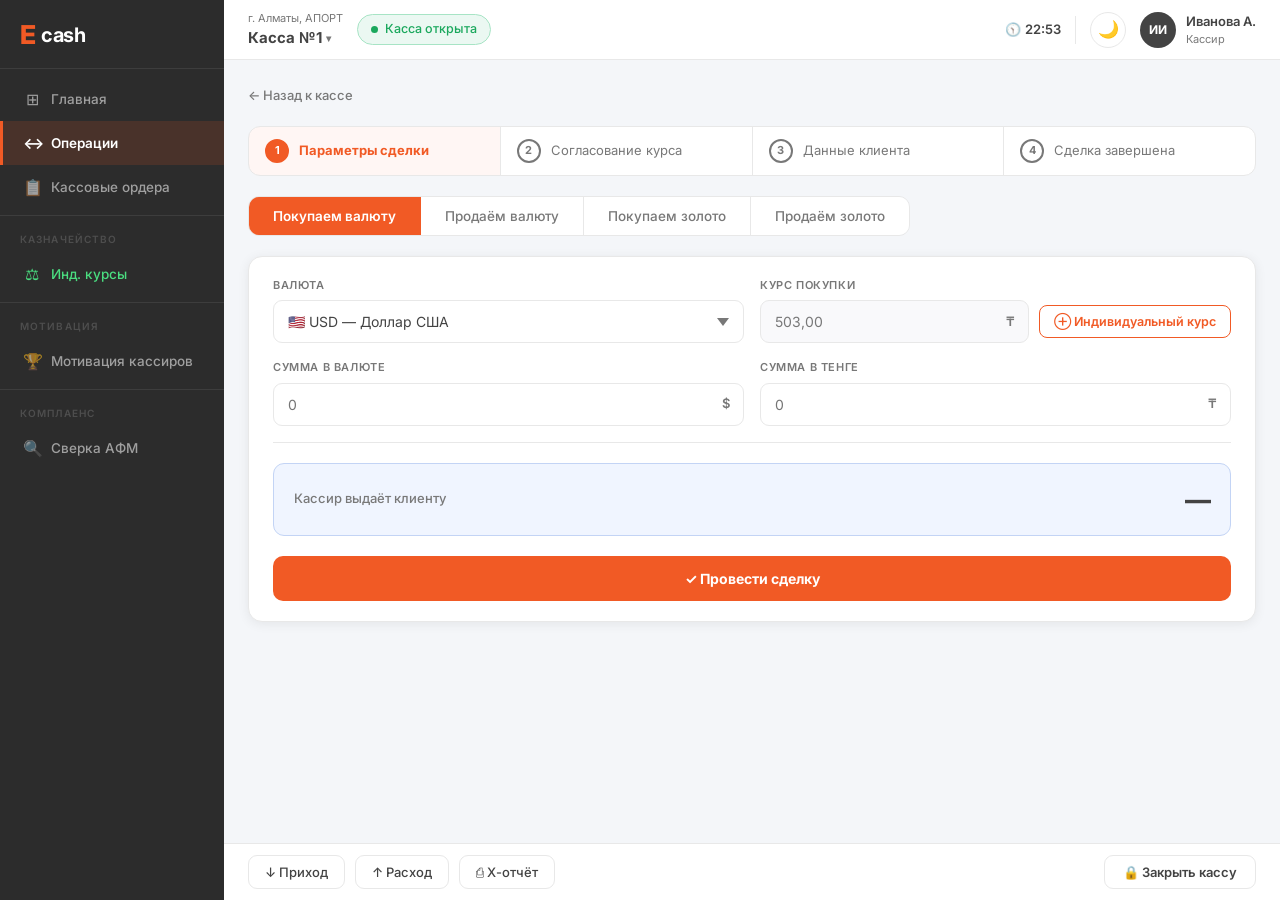
<file: operation.html>
<!DOCTYPE html>
<html lang="ru" data-theme="light">
<head>
<meta charset="UTF-8">
<meta name="viewport" content="width=device-width, initial-scale=1.0">
<title>Ecash — Операция</title>
<link rel="preconnect" href="https://fonts.googleapis.com">
<link href="https://fonts.googleapis.com/css2?family=Inter:wght@400;500;600;700;800&display=swap" rel="stylesheet">
<link rel="stylesheet" href="shared.css">
<style>
.op-tabs { display:flex; gap:0; border:1.5px solid var(--border); border-radius:11px; overflow:hidden; width:fit-content; margin-bottom:20px; flex-wrap:wrap; }
.op-tab { padding:11px 24px; border:none; border-right:1.5px solid var(--border); background:var(--surface); color:var(--text-mid); font-family:inherit; font-size:13.5px; font-weight:500; cursor:pointer; transition:all .13s; white-space:nowrap; }
.op-tab:last-child { border-right:none; }
.op-tab.active { background:var(--brand); color:#fff; font-weight:600; border-right-color:var(--brand); }
.op-tab:not(.active):hover { background:var(--surface-2); color:var(--text); }

.rate-block { display:flex; flex-direction:column; gap:8px; }
.rate-row { display:flex; align-items:center; gap:10px; }
.rate-row .input-wrap { flex:1; }
.btn-req-rate { white-space:nowrap; border:1.5px solid var(--brand); background:transparent; color:var(--brand); font-family:inherit; font-size:12.5px; font-weight:600; padding:8px 14px; border-radius:8px; cursor:pointer; transition:all .13s; flex-shrink:0; }
.btn-req-rate:hover { background:var(--brand); color:white; }
.btn-req-rate:disabled { border-color:var(--border); color:var(--text-light); cursor:not-allowed; background:transparent; }

.result-block { background:var(--info-bg); border:1.5px solid var(--info-border); border-radius:11px; padding:16px 20px; margin-bottom:20px; display:flex; align-items:center; justify-content:space-between; }
.result-label { font-size:13px; color:var(--text-mid); font-weight:500; }
.result-value { font-size:26px; font-weight:800; color:var(--text); letter-spacing:-.5px; }

/* STEP TRACKER */
.step-tracker { display:flex; align-items:center; gap:0; margin-bottom:20px; background:var(--surface); border:1px solid var(--border); border-radius:12px; overflow:hidden; }
.step { flex:1; display:flex; align-items:center; gap:10px; padding:12px 16px; font-size:13px; color:var(--text-mid); border-right:1px solid var(--border); position:relative; }
.step:last-child { border-right:none; }
.step.done { color:var(--success); }
.step.active { color:var(--brand); font-weight:700; background:rgba(241,90,37,.05); }
.step-num { width:24px; height:24px; border-radius:50%; border:2px solid currentColor; display:flex; align-items:center; justify-content:center; font-size:11px; font-weight:700; flex-shrink:0; }
.step.done .step-num { background:var(--success); border-color:var(--success); color:white; }
.step.active .step-num { background:var(--brand); border-color:var(--brand); color:white; }

/* PENDING FULLSCREEN */
.rate-pending-screen { display:none; flex-direction:column; gap:16px; }
.rate-pending-screen.show { display:flex; }

.pend-header-card { background:#F5C842; border-radius:14px; padding:20px 24px; display:flex; align-items:center; gap:16px; }
.pend-pulse-wrap { width:44px; height:44px; border-radius:50%; background:rgba(255,255,255,.3); display:flex; align-items:center; justify-content:center; flex-shrink:0; }
.pend-pulse { width:18px; height:18px; border-radius:50%; background:white; animation:blink 1.4s infinite; }
@keyframes blink{0%,100%{opacity:1}50%{opacity:.25}}
.pend-main { flex:1; }
.pend-title { font-size:18px; font-weight:800; color:#4a2e00; margin-bottom:3px; }
.pend-subtitle { font-size:13px; color:#7a5000; }
.pend-reqnum-badge { background:rgba(0,0,0,.12); color:#4a2e00; font-family:'Courier New',monospace; font-size:13px; font-weight:700; padding:6px 14px; border-radius:20px; white-space:nowrap; }

.pend-details-card { background:var(--surface); border:1px solid var(--border); border-radius:14px; padding:20px 24px; }
.pend-details-title { font-size:11px; font-weight:700; text-transform:uppercase; letter-spacing:.7px; color:var(--text-mid); margin-bottom:14px; }
.pend-grid { display:grid; grid-template-columns:repeat(4,1fr); gap:12px; }
.pend-cell { background:var(--bg); border-radius:9px; padding:12px 14px; }
.pend-cell-label { font-size:10px; font-weight:600; text-transform:uppercase; letter-spacing:.6px; color:var(--text-mid); margin-bottom:5px; }
.pend-cell-value { font-size:15px; font-weight:700; color:var(--text); }

.pend-info-card { background:var(--pending-bg); border:1.5px solid var(--pending-border); border-radius:12px; padding:16px 20px; display:flex; align-items:flex-start; gap:12px; font-size:13px; color:var(--warning-text); line-height:1.7; }
.pend-lock { background:var(--surface); border:2px dashed var(--pending-border); border-radius:12px; padding:16px; display:flex; align-items:center; justify-content:center; gap:10px; font-size:14px; font-weight:600; color:var(--warning-text); }

/* APPROVAL FULLSCREEN */
.rate-approval-screen { display:none; flex-direction:column; gap:16px; }
.rate-approval-screen.show { display:flex; }

.appr-header-card { background:var(--success); border-radius:14px; padding:20px 24px; display:flex; align-items:center; gap:16px; }
.appr-icon { width:44px; height:44px; border-radius:50%; background:rgba(255,255,255,.25); display:flex; align-items:center; justify-content:center; font-size:22px; flex-shrink:0; }
.appr-main { flex:1; }
.appr-title { font-size:18px; font-weight:800; color:white; margin-bottom:3px; }
.appr-subtitle { font-size:13px; color:rgba(255,255,255,.8); }
.appr-reqnum { background:rgba(255,255,255,.2); color:white; font-family:'Courier New',monospace; font-size:13px; font-weight:700; padding:6px 14px; border-radius:20px; white-space:nowrap; }

.appr-compare-card { background:var(--surface); border:1px solid var(--border); border-radius:14px; overflow:hidden; }
.appr-compare-title { padding:14px 20px; font-size:11px; font-weight:700; text-transform:uppercase; letter-spacing:.7px; color:var(--text-mid); border-bottom:1px solid var(--border); }
.appr-compare-grid { display:grid; grid-template-columns:1fr 1fr 1fr; }
.cmp-cell { padding:20px; text-align:center; border-right:1px solid var(--border); }
.cmp-cell:last-child { border-right:none; }
.cmp-cell.featured { background:rgba(241,90,37,.04); }
.cmp-label { font-size:10px; font-weight:700; text-transform:uppercase; letter-spacing:.7px; color:var(--text-mid); margin-bottom:10px; }
.cmp-value { font-size:28px; font-weight:800; letter-spacing:-1px; color:var(--text); }
.cmp-value.brand { color:var(--brand); }
.cmp-value.good { color:var(--success); }
.cmp-value.bad { color:var(--danger); }
.cmp-sub { font-size:11px; color:var(--text-mid); margin-top:5px; }

.appr-comment-card { background:var(--success-bg); border:1.5px solid var(--success-border); border-radius:12px; padding:14px 18px; display:flex; align-items:flex-start; gap:10px; }
.appr-comment-lbl { font-size:10px; font-weight:700; text-transform:uppercase; letter-spacing:.6px; color:var(--success); margin-bottom:4px; }
.appr-comment-txt { font-size:13.5px; color:var(--text); line-height:1.5; }

.appr-action-card { background:var(--surface); border:1px solid var(--border); border-radius:14px; padding:20px 24px; }
.appr-action-title { font-size:13px; color:var(--text-mid); margin-bottom:14px; }
.appr-btns { display:flex; gap:12px; }

/* REJECTION FULLSCREEN */
.rate-rejection-screen { display:none; flex-direction:column; gap:16px; }
.rate-rejection-screen.show { display:flex; }
.rej-header-card { background:var(--danger); border-radius:14px; padding:20px 24px; display:flex; align-items:center; gap:16px; }
.rej-icon { width:44px; height:44px; border-radius:50%; background:rgba(255,255,255,.2); display:flex; align-items:center; justify-content:center; font-size:22px; flex-shrink:0; }
.rej-main { flex:1; }
.rej-title { font-size:18px; font-weight:800; color:white; margin-bottom:3px; }
.rej-subtitle { font-size:13px; color:rgba(255,255,255,.8); }
.rej-reason-card { background:var(--surface); border:1px solid var(--border); border-radius:14px; padding:18px 22px; border-left:4px solid var(--danger); }
.rej-reason-lbl { font-size:10px; font-weight:700; text-transform:uppercase; letter-spacing:.6px; color:var(--danger); margin-bottom:8px; }
.rej-reason-txt { font-size:14px; color:var(--text); line-height:1.5; }
.rej-action-card { background:var(--surface); border:1px solid var(--border); border-radius:14px; padding:20px 24px; }
.rej-btns { display:flex; gap:12px; }

/* CANCEL PANEL */
.cancel-panel { display:none; border:2px solid var(--danger-border); background:var(--danger-bg); border-radius:14px; padding:20px; margin-bottom:16px; flex-direction:column; gap:14px; animation:slideIn .25s ease; }
.cancel-panel.show { display:flex; }
@keyframes slideIn{from{opacity:0;transform:translateY(-8px)}to{opacity:1;transform:translateY(0)}}
.cancel-panel-title { font-size:14px; font-weight:700; color:var(--danger); }
.cancel-actions { display:flex; gap:10px; }
.btn-cancel-confirm { padding:12px 22px; border:none; background:var(--danger); color:white; border-radius:9px; font-family:inherit; font-size:13px; font-weight:600; cursor:pointer; }
.btn-cancel-confirm:disabled { opacity:.4; cursor:not-allowed; }
.btn-back-sm { padding:12px 22px; border:1.5px solid var(--border); background:transparent; color:var(--text-mid); border-radius:9px; font-family:inherit; font-size:13px; cursor:pointer; }

/* TOAST */
.toast-wrap { position:fixed; top:20px; right:20px; z-index:9999; display:flex; flex-direction:column; gap:10px; pointer-events:none; }
.toast { display:flex; align-items:flex-start; gap:12px; padding:14px 18px; border-radius:12px; font-size:13.5px; min-width:300px; max-width:400px; box-shadow:0 8px 30px rgba(0,0,0,.18); opacity:0; transform:translateX(30px); transition:all .28s cubic-bezier(.4,0,.2,1); pointer-events:auto; }
.toast.show { opacity:1; transform:translateX(0); }
.toast-success { background:#1BA85D; color:white; }
.toast-warn { background:#F5C842; color:#5c3d00; }
.toast-error { background:#D93025; color:white; }
.toast-body { flex:1; line-height:1.5; font-weight:600; }
.toast-close { background:none; border:none; color:inherit; opacity:.7; font-size:16px; cursor:pointer; padding:0 2px; flex-shrink:0; margin-top:-1px; }

/* FORM GRAYED */
.form-locked { opacity:.4; pointer-events:none; user-select:none; transition:opacity .3s; }

@media(max-width:767px){
  .step-tracker { display:none; }
  .pend-grid { grid-template-columns:1fr 1fr; }
  .appr-compare-grid { grid-template-columns:1fr; }
  .appr-btns, .rej-btns, .cancel-actions { flex-direction:column; }
}
</style>
</head>
<body>

<div class="toast-wrap" id="toast-wrap"></div>

<div class="sidebar-overlay" id="overlay" onclick="closeSidebar()"></div>
<aside class="sidebar" id="sidebar">
  <div class="logo"><span class="logo-mark">E</span><span class="logo-name">cash</span></div>
  <nav class="nav">
    <div class="nav-item" onclick="location.href='index.html'"><span class="nav-icon">⊞</span><span class="nav-label">Главная</span></div>
    <div class="nav-item active"><span class="nav-icon">↔</span><span class="nav-label">Операции</span></div>
    <div class="nav-item" onclick="location.href='cash-orders.html'"><span class="nav-icon">📋</span><span class="nav-label">Кассовые ордера</span></div>
    <div class="nav-section nav-section-role">Казначейство</div>
    <div class="nav-item nav-treasury" onclick="window.open('treasury.html','treasury_window','width=1280,height=900')"><span class="nav-icon">⚖</span><span class="nav-label">Инд. курсы</span></div>
    <div class="nav-section nav-section-role">Мотивация</div>
    <div class="nav-item" onclick="location.href='motivation.html'"><span class="nav-icon">🏆</span><span class="nav-label">Мотивация кассиров</span></div>
    <div class="nav-section nav-section-role">Комплаенс</div>
    <div class="nav-item" onclick="location.href='afm-reconciliation.html'"><span class="nav-icon">🔍</span><span class="nav-label">Сверка АФМ</span></div>
  </nav>
</aside>

<div class="main">
  <header class="header">
    <button class="hamburger" onclick="toggleSidebar()">☰</button>
    <div class="header-branch">
      <span class="header-location">г. Алматы, АПОРТ</span>
      <span class="header-cashier">Касса №1 <span class="caret">▾</span></span>
    </div>
    <div class="status-pill"><span class="status-dot"></span><span>Касса открыта</span></div>
    <div class="header-right">
      <span class="header-meta">🕥 <strong id="hdr-time">10:30</strong></span>
      <div class="h-div"></div>
      <button class="btn-theme" onclick="toggleTheme()" id="btn-theme">🌙</button>
      <div class="header-user">
        <div class="avatar">ИИ</div>
        <div><div class="user-name">Иванова А.</div><div class="user-role">Кассир</div></div>
      </div>
    </div>
  </header>

  <div class="content" id="main-content">
    <div class="back-link" onclick="location.href='index.html'">← Назад к кассе</div>

    <!-- STEP TRACKER -->
    <div class="step-tracker" id="step-tracker">
      <div class="step active" id="step1"><div class="step-num" id="sn1">1</div><span id="sl1">Параметры сделки</span></div>
      <div class="step" id="step2"><div class="step-num" id="sn2">2</div><span id="sl2">Согласование курса</span></div>
      <div class="step" id="step3"><div class="step-num" id="sn3">3</div><span id="sl3">Данные клиента</span></div>
      <div class="step" id="step4"><div class="step-num" id="sn4">4</div><span id="sl4">Сделка завершена</span></div>
    </div>

    <!-- PENDING SCREEN (shown instead of form while waiting) -->
    <div class="rate-pending-screen" id="screen-pending">
      <div class="pend-header-card">
        <div class="pend-pulse-wrap"><div class="pend-pulse"></div></div>
        <div class="pend-main">
          <div class="pend-title">Ожидание решения казначея</div>
          <div class="pend-subtitle">Заявка передана — экран обновится автоматически</div>
        </div>
        <div class="pend-reqnum-badge" id="pend-reqnum">—</div>
      </div>

      <div class="pend-details-card">
        <div class="pend-details-title">Параметры переданной заявки</div>
        <div class="pend-grid">
          <div class="pend-cell"><div class="pend-cell-label">Тип операции</div><div class="pend-cell-value" id="pd-type">—</div></div>
          <div class="pend-cell"><div class="pend-cell-label">Валюта</div><div class="pend-cell-value" id="pd-cur">—</div></div>
          <div class="pend-cell"><div class="pend-cell-label">Сумма</div><div class="pend-cell-value" id="pd-amount">—</div></div>
          <div class="pend-cell"><div class="pend-cell-label">Текущий курс</div><div class="pend-cell-value" id="pd-rate">—</div></div>
          <div class="pend-cell"><div class="pend-cell-label">Отделение</div><div class="pend-cell-value">АПОРТ</div></div>
          <div class="pend-cell"><div class="pend-cell-label">Касса</div><div class="pend-cell-value">Касса №1</div></div>
          <div class="pend-cell"><div class="pend-cell-label">Кассир</div><div class="pend-cell-value">Иванова А.</div></div>
          <div class="pend-cell"><div class="pend-cell-label">Время отправки</div><div class="pend-cell-value" id="pd-time">—</div></div>
        </div>
      </div>

      <div class="pend-info-card">
        <span style="font-size:20px;flex-shrink:0">⏳</span>
        <span>Заявка <strong id="pend-reqnum2">—</strong> направлена казначею на рассмотрение. Дождитесь решения — когда казначей установит индивидуальный курс, этот экран <strong>автоматически обновится</strong> и вы сразу увидите согласованный курс и следующий шаг.</span>
      </div>

      <div class="pend-lock">🔒 Проведение сделки заблокировано до получения ответа казначея</div>
      <div style="text-align:right;margin-top:6px">
        <button onclick="cancelPendingAndNew()" style="background:none;border:none;color:var(--text-mid);font-family:inherit;font-size:12.5px;cursor:pointer;padding:8px 0;text-decoration:underline">Отменить эту заявку и начать новую сделку</button>
      </div>
    </div>

    <!-- CANCEL PANEL (shows above approval when cancelling) -->
    <div class="cancel-panel" id="cancel-panel">
      <div class="cancel-panel-title">⚠️ Укажите причину отмены сделки</div>
      <div class="form-group">
        <label class="form-label">Причина отмены <span class="req">*</span></label>
        <select class="form-select" id="cancel-reason" onchange="checkCancelReason()">
          <option value="">— Выберите причину —</option>
          <option>Клиент отказался от сделки</option>
          <option>Клиента не устроил согласованный курс</option>
          <option>Ошибка в параметрах сделки</option>
          <option>Другое</option>
        </select>
      </div>
      <div class="form-group" id="cancel-other-wrap" style="display:none">
        <label class="form-label">Уточните причину</label>
        <input class="form-input" id="cancel-other" type="text" placeholder="Опишите...">
      </div>
      <div class="cancel-actions">
        <button class="btn-back-sm" onclick="hideCancel()">← Отмена</button>
        <button class="btn-cancel-confirm" id="btn-cancel-confirm" disabled onclick="confirmCancel()">Подтвердить отмену сделки</button>
      </div>
    </div>

    <!-- APPROVAL SCREEN -->
    <div class="rate-approval-screen" id="screen-approval">
      <div class="appr-header-card">
        <div class="appr-icon">✅</div>
        <div class="appr-main">
          <div class="appr-title">Казначей согласовал индивидуальный курс</div>
          <div class="appr-subtitle">Проверьте условия и перейдите к оформлению клиента</div>
        </div>
        <div class="appr-reqnum" id="appr-reqnum">—</div>
      </div>

      <div class="appr-compare-card">
        <div class="appr-compare-title">Сравнение курсов</div>
        <div class="appr-compare-grid">
          <div class="cmp-cell">
            <div class="cmp-label">Стандартный курс</div>
            <div class="cmp-value" id="cmp-std">—</div>
            <div class="cmp-sub">Текущий рыночный</div>
          </div>
          <div class="cmp-cell featured">
            <div class="cmp-label">Индивидуальный курс</div>
            <div class="cmp-value brand" id="cmp-ind">—</div>
            <div class="cmp-sub">Согласован казначеем</div>
          </div>
          <div class="cmp-cell">
            <div class="cmp-label">Разница</div>
            <div class="cmp-value" id="cmp-diff">—</div>
            <div class="cmp-sub" id="cmp-diff-sub">—</div>
          </div>
        </div>
      </div>

      <div class="appr-comment-card" id="appr-comment-block" style="display:none">
        <span style="font-size:20px">💬</span>
        <div>
          <div class="appr-comment-lbl">Комментарий казначея</div>
          <div class="appr-comment-txt" id="appr-comment-txt">—</div>
        </div>
      </div>

      <div class="appr-action-card">
        <div class="appr-action-title">Выберите действие:</div>
        <div class="appr-btns">
          <button class="btn-danger" onclick="startCancel()" style="flex:1">✕ Отменить сделку</button>
          <button class="btn-primary" id="btn-confirm-deal" onclick="goClient()" style="flex:2;font-size:15px;padding:16px 24px">
            ✓ Подтвердить курс и перейти к данным клиента →
          </button>
        </div>
      </div>
    </div>

    <!-- REJECTION SCREEN -->
    <div class="rate-rejection-screen" id="screen-rejection">
      <div class="rej-header-card">
        <div class="rej-icon">✕</div>
        <div class="rej-main">
          <div class="rej-title">Заявка отклонена казначеем</div>
          <div class="rej-subtitle" id="rej-reqnum-sub">—</div>
        </div>
      </div>
      <div class="rej-reason-card">
        <div class="rej-reason-lbl">Причина отклонения</div>
        <div class="rej-reason-txt" id="rej-reason-txt">—</div>
      </div>
      <div class="rej-action-card">
        <div class="rej-btns">
          <button class="btn-secondary" onclick="resetRateState()" style="flex:1">↻ Отправить новый запрос на курс</button>
          <button class="btn-primary" onclick="handleSubmit()" style="flex:1">Провести сделку по стандартному курсу</button>
        </div>
      </div>
    </div>

    <!-- OP TABS -->
    <div class="op-tabs" id="op-tabs">
      <button class="op-tab" id="tab-buy-cur" onclick="setType('buy-cur')">Покупаем валюту</button>
      <button class="op-tab" id="tab-sell-cur" onclick="setType('sell-cur')">Продаём валюту</button>
      <button class="op-tab" id="tab-buy-gold" onclick="setType('buy-gold')">Покупаем золото</button>
      <button class="op-tab" id="tab-sell-gold" onclick="setType('sell-gold')">Продаём золото</button>
    </div>

    <!-- DEAL FORM -->
    <div class="card" id="deal-form">
      <div id="sec-cur">
        <div class="form-grid-2" id="fields-cur">
          <div class="form-group">
            <label class="form-label">Валюта</label>
            <select class="form-select" id="sel-cur" onchange="recalc()">
              <option value="USD" data-buy="503" data-sell="510" data-sym="$">🇺🇸 USD — Доллар США</option>
              <option value="EUR" data-buy="640" data-sell="650" data-sym="€">🇪🇺 EUR — Евро</option>
              <option value="RUB" data-buy="4" data-sell="6.5" data-sym="₽">🇷🇺 RUB — Российский рубль</option>
              <option value="CNY" data-buy="77.10" data-sell="78" data-sym="¥">🇨🇳 CNY — Китайский юань</option>
              <option value="KGS" data-buy="5.50" data-sell="5.90" data-sym="с">🇰🇬 KGS — Кыргызский сом</option>
              <option value="GBP" data-buy="625" data-sell="635" data-sym="£">🇬🇧 GBP — Британский фунт</option>
              <option value="CHF" data-buy="555" data-sell="565" data-sym="Fr">🇨🇭 CHF — Швейцарский франк</option>
              <option value="TRY" data-buy="14.80" data-sell="15.50" data-sym="₺">🇹🇷 TRY — Турецкая лира</option>
            </select>
          </div>
          <div class="form-group">
            <label class="form-label" id="rate-lbl">Курс покупки</label>
            <div class="rate-block">
              <div class="rate-row">
                <div class="input-wrap">
                  <input class="form-input" id="inp-rate" readonly>
                  <span class="input-suffix">₸</span>
                </div>
                <button class="btn-req-rate" id="btn-req" onclick="sendRateRequest()">⊕ Индивидуальный курс</button>
              </div>
            </div>
          </div>
        </div>
        <div class="form-grid-2" id="amount-fields">
          <div class="form-group">
            <label class="form-label" id="lbl-cur">Сумма в валюте</label>
            <div class="input-wrap">
              <input class="form-input" id="inp-cur" type="number" placeholder="0" oninput="calcFromCur()">
              <span class="input-suffix" id="sym-cur">$</span>
            </div>
          </div>
          <div class="form-group">
            <label class="form-label">Сумма в тенге</label>
            <div class="input-wrap">
              <input class="form-input" id="inp-kzt" type="number" placeholder="0" oninput="calcFromKzt()">
              <span class="input-suffix">₸</span>
            </div>
          </div>
        </div>
      </div>

      <div id="sec-gold" style="display:none">
        <div class="form-grid-2">
          <div class="form-group">
            <select class="form-select" id="sel-gold" onchange="recalcGold()">
              <option value="GOLD1" data-buy="56991" data-sell="58992">🥇 1 грамм</option>
              <option value="GOLD5" data-buy="284955" data-sell="294960">🥇 5 грамм</option>
              <option value="GOLD10" data-buy="569910" data-sell="589920">🥇 10 грамм</option>
              <option value="GOLD20" data-buy="1139820" data-sell="1179840">🥇 20 грамм</option>
              <option value="GOLD50" data-buy="2849550" data-sell="2949600">🥇 50 грамм</option>
              <option value="GOLD100" data-buy="5699100" data-sell="5899200">🥇 100 грамм</option>
            </select>
          </div>
          <div class="form-group">
            <label class="form-label" id="gold-rate-lbl">Цена покупки</label>
            <div class="input-wrap">
              <input class="form-input" id="inp-gold-rate" readonly>
              <span class="input-suffix">₸</span>
            </div>
          </div>
        </div>
        <div class="form-grid-2">
          <div class="form-group">
            <label class="form-label">Количество, шт.</label>
            <input class="form-input" id="inp-gold-qty" type="number" min="1" placeholder="1" oninput="recalcGold()">
          </div>
          <div class="form-group">
            <label class="form-label">Итого</label>
            <div class="input-wrap">
              <input class="form-input" id="inp-gold-total" readonly>
              <span class="input-suffix">₸</span>
            </div>
          </div>
        </div>
      </div>

      <div class="form-sep"></div>
      <div class="result-block">
        <div class="result-label" id="result-lbl">Итого</div>
        <div class="result-value" id="result-val">—</div>
      </div>
      <div id="submit-area">
        <button class="btn-primary" style="width:100%" id="btn-submit" onclick="handleSubmit()">✓ Провести сделку</button>
      </div>
    </div>
  </div>

  <footer class="footer">
    <button class="btn-foot">↓ Приход</button>
    <button class="btn-foot">↑ Расход</button>
    <button class="btn-foot">⎙ Х-отчёт</button>
    <div class="footer-space"></div>
    <button class="btn-close-cashier">🔒 Закрыть кассу</button>
  </footer>
</div>

<script>
(function(){
  const t=localStorage.getItem('ecash-theme')||'light';
  document.documentElement.dataset.theme=t;
  document.getElementById('btn-theme').textContent=t==='dark'?'☀️':'🌙';
  document.getElementById('hdr-time').textContent=new Date().toLocaleTimeString('ru-RU',{hour:'2-digit',minute:'2-digit'});
})();
function toggleTheme(){ const d=document.documentElement.dataset.theme==='dark'; document.documentElement.dataset.theme=d?'light':'dark'; document.getElementById('btn-theme').textContent=d?'🌙':'☀️'; localStorage.setItem('ecash-theme',d?'light':'dark'); }
function toggleSidebar(){ document.getElementById('sidebar').classList.toggle('mobile-open'); document.getElementById('overlay').classList.toggle('show'); }
function closeSidebar(){ document.getElementById('sidebar').classList.remove('mobile-open'); document.getElementById('overlay').classList.remove('show'); }

/* TOAST */
function toast(icon, msg, type, dur){
  dur=dur||4500;
  const w=document.getElementById('toast-wrap');
  const el=document.createElement('div');
  el.className='toast toast-'+type;
  el.innerHTML='<span style="font-size:18px;flex-shrink:0">'+icon+'</span><span class="toast-body">'+msg+'</span><button class="toast-close" onclick="this.parentElement.remove()">✕</button>';
  w.appendChild(el);
  requestAnimationFrame(()=>requestAnimationFrame(()=>el.classList.add('show')));
  setTimeout(()=>{el.classList.remove('show');setTimeout(()=>el.remove(),350);},dur);
}

/* STEP TRACKER */
function setStep(n){
  for(let i=1;i<=4;i++){
    const s=document.getElementById('step'+i);
    s.className='step'+(i<n?' done':i===n?' active':'');
    if(i<n) document.getElementById('sn'+i).textContent='✓';
    else document.getElementById('sn'+i).textContent=i;
  }
}

/* DATA */
const RATES={USD:{buy:503,sell:510,sym:'$'},EUR:{buy:640,sell:650,sym:'€'},RUB:{buy:4,sell:6.5,sym:'₽'},CNY:{buy:77.10,sell:78,sym:'¥'},KGS:{buy:5.50,sell:5.90,sym:'с'},GBP:{buy:625,sell:635,sym:'£'},CHF:{buy:555,sell:565,sym:'Fr'},TRY:{buy:14.80,sell:15.50,sym:'₺'}};
const GOLD_RATES={GOLD1:{buy:56991,sell:58992},GOLD5:{buy:284955,sell:294960},GOLD10:{buy:569910,sell:589920},GOLD20:{buy:1139820,sell:1179840},GOLD50:{buy:2849550,sell:2949600},GOLD100:{buy:5699100,sell:5899200}};
const TYPE_LABEL={'buy-cur':'Покупаем','sell-cur':'Продаём','buy-gold':'Покупаем золото','sell-gold':'Продаём золото'};
const LS_REQ='ecash-rate-req';
const LS_DECISION='ecash-rate-decision';

let curType='buy-cur', stdRate=503, customRate=null, rateState='idle', _poll=null;

function fmt(n){ return parseFloat(n||0).toLocaleString('ru-RU',{minimumFractionDigits:2,maximumFractionDigits:2}); }

/* CALC */
function setType(t){
  curType=t;
  document.querySelectorAll('.op-tab').forEach(b=>b.classList.remove('active'));
  document.getElementById('tab-'+t).classList.add('active');
  const isGold=t.includes('gold'), isBuy=t.includes('buy');
  document.getElementById('sec-cur').style.display=isGold?'none':'block';
  document.getElementById('sec-gold').style.display=isGold?'block':'none';
  if(!isGold){ document.getElementById('rate-lbl').textContent=isBuy?'Курс покупки':'Курс продажи'; document.getElementById('result-lbl').textContent=isBuy?'Кассир выдаёт клиенту':'Кассир принимает от клиента'; }
  else { document.getElementById('gold-rate-lbl').textContent=isBuy?'Цена покупки':'Цена продажи'; document.getElementById('result-lbl').textContent=isBuy?'Кассир платит клиенту':'Итого к получению'; }
  resetRateState();
  if(isGold) recalcGold(); else recalc();
}
function recalc(){
  const sel=document.getElementById('sel-cur'), opt=sel.options[sel.selectedIndex];
  stdRate=curType==='buy-cur'?parseFloat(opt.dataset.buy):parseFloat(opt.dataset.sell);
  document.getElementById('sym-cur').textContent=opt.dataset.sym;
  if(customRate===null) document.getElementById('inp-rate').value=fmt(stdRate);
  calcFromCur();
}
function calcFromCur(){
  const rate=customRate!==null?customRate:stdRate, a=parseFloat(document.getElementById('inp-cur').value)||0, kzt=a*rate;
  document.getElementById('inp-kzt').value=kzt>0?kzt.toFixed(2):'';
  document.getElementById('result-val').textContent=kzt>0?fmt(kzt)+' ₸':'—';
}
function calcFromKzt(){
  const rate=(customRate!==null?customRate:stdRate)||1, kzt=parseFloat(document.getElementById('inp-kzt').value)||0, a=kzt/rate;
  document.getElementById('inp-cur').value=a>0?a.toFixed(2):'';
  document.getElementById('result-val').textContent=kzt>0?fmt(kzt)+' ₸':'—';
}
function recalcGold(){
  const sel=document.getElementById('sel-gold'), opt=sel.options[sel.selectedIndex];
  const price=curType==='buy-gold'?parseFloat(opt.dataset.buy):parseFloat(opt.dataset.sell);
  stdRate=price; document.getElementById('inp-gold-rate').value=fmt(price);
  const qty=parseInt(document.getElementById('inp-gold-qty').value)||0, total=qty*price;
  document.getElementById('inp-gold-total').value=total>0?fmt(total):'';
  document.getElementById('result-val').textContent=total>0?fmt(total)+' ₸':'—';
}

/* SHOW / HIDE screens */
function showScreen(name){
  document.getElementById('screen-pending').classList.toggle('show', name==='pending');
  document.getElementById('screen-approval').classList.toggle('show', name==='approval');
  document.getElementById('screen-rejection').classList.toggle('show', name==='rejection');
  // Hide tabs + form when not idle
  const isIdle=name==='idle';
  document.getElementById('op-tabs').style.display=isIdle?'':'none';
  document.getElementById('deal-form').style.display=isIdle?'':'none';
  if(!isIdle) window.scrollTo({top:0,behavior:'smooth'});
}

/* POLLING */
function startPolling(){
  _poll=setInterval(function(){
    const dec=localStorage.getItem(LS_DECISION);
    if(!dec) return;
    const d=JSON.parse(dec);
    localStorage.removeItem(LS_DECISION);
    stopPolling();
    if(d.action==='approve') showApproval(parseFloat(d.rate),d.comment,d.reqNum);
    else showRejection(d.reason,d.reqNum);
  },1500);
}
function stopPolling(){ if(_poll){clearInterval(_poll);_poll=null;} }

/* RATE REQUEST */
function sendRateRequest(){
  const amount=document.getElementById('inp-cur').value;
  if(!amount||parseFloat(amount)===0){ toast('⚠️','Введите сумму сделки','warn',4000); return; }

  const now=new Date();
  const timeStr=now.toLocaleTimeString('ru-RU',{hour:'2-digit',minute:'2-digit'});
  const dateStr=now.toLocaleDateString('ru-RU');
  const reqNum='ЗАК-'+String(Math.floor(Math.random()*90000+10000));
  const cur=document.getElementById('sel-cur').value;
  const kzt=document.getElementById('inp-kzt').value;

  const req={num:reqNum,date:dateStr,time:timeStr,type:curType,cur:cur,amount:amount,kzt:kzt,stdRate:stdRate,branch:'АПОРТ',cashier:'Иванова А.',desk:'Касса №1'};
  localStorage.setItem(LS_REQ,JSON.stringify(req));
  localStorage.removeItem(LS_DECISION);

  rateState='pending';
  setStep(2);
  fillPendingScreen(req);
  showScreen('pending');
  toast('📤','Заявка <strong>'+reqNum+'</strong> отправлена казначею','warn',5000);
  startPolling();
}

function fillPendingScreen(req){
  document.getElementById('pend-reqnum').textContent=req.num;
  document.getElementById('pend-reqnum2').textContent=req.num;
  document.getElementById('pd-type').textContent=TYPE_LABEL[req.type]||req.type;
  document.getElementById('pd-cur').textContent=req.cur;
  document.getElementById('pd-amount').textContent=(parseFloat(req.amount)||0).toLocaleString('ru-RU')+' '+req.cur;
  document.getElementById('pd-rate').textContent=fmt(parseFloat(req.stdRate))+' ₸';
  document.getElementById('pd-time').textContent=req.date+' '+req.time;
}

function showApproval(approvedRate,comment,reqNum){
  stopPolling();
  customRate=approvedRate; rateState='approved';
  document.getElementById('inp-rate').value=fmt(approvedRate);
  calcFromCur();

  const diff=approvedRate-stdRate;
  const pct=((diff/stdRate)*100).toFixed(2);
  const sign=diff>=0?'+':'';
  const diffCls=diff>0?'good':diff<0?'bad':'';

  document.getElementById('appr-reqnum').textContent=reqNum||'';
  document.getElementById('cmp-std').textContent=fmt(stdRate)+' ₸';
  document.getElementById('cmp-ind').textContent=fmt(approvedRate)+' ₸';
  const diffEl=document.getElementById('cmp-diff');
  diffEl.textContent=sign+Math.abs(diff).toFixed(2)+' ₸';
  diffEl.className='cmp-value '+diffCls;
  document.getElementById('cmp-diff-sub').textContent=sign+Math.abs(parseFloat(pct)).toFixed(2)+'% от стандартного';

  if(comment){
    document.getElementById('appr-comment-block').style.display='flex';
    document.getElementById('appr-comment-txt').textContent=comment;
  }

  setStep(3);
  showScreen('approval');
  toast('✅','Казначей согласовал курс <strong>'+fmt(approvedRate)+' ₸</strong> — подтвердите сделку','success',7000);
}

function showRejection(reason,reqNum){
  stopPolling(); rateState='rejected';
  document.getElementById('rej-reqnum-sub').textContent='Заявка '+( reqNum||'');
  document.getElementById('rej-reason-txt').textContent=reason||'Причина не указана';
  setStep(1);
  showScreen('rejection');
  localStorage.removeItem(LS_REQ);
  toast('✕','Заявка отклонена казначеем','error',6000);
}

/* CANCEL */
function startCancel(){ document.getElementById('cancel-panel').classList.add('show'); window.scrollTo({top:0,behavior:'smooth'}); }
function hideCancel(){ document.getElementById('cancel-panel').classList.remove('show'); document.getElementById('cancel-reason').value=''; document.getElementById('btn-cancel-confirm').disabled=true; document.getElementById('cancel-other-wrap').style.display='none'; }
function checkCancelReason(){
  const v=document.getElementById('cancel-reason').value;
  document.getElementById('cancel-other-wrap').style.display=v==='Другое'?'block':'none';
  document.getElementById('btn-cancel-confirm').disabled=!v;
}
function confirmCancel(){
  hideCancel(); stopPolling();
  localStorage.removeItem(LS_REQ); localStorage.removeItem(LS_DECISION);
  toast('↩','Сделка отменена','warn',4000);
  resetRateState();
}

function cancelPendingAndNew(){
  stopPolling();
  localStorage.removeItem(LS_REQ); localStorage.removeItem(LS_DECISION);
  rateState='idle'; customRate=null;
  setStep(1); showScreen('idle');
  document.getElementById('cancel-panel').classList.remove('show');
  document.getElementById('btn-req').disabled=false;
  document.getElementById('btn-submit').textContent='✓ Провести сделку';
  document.getElementById('btn-submit').onclick=handleSubmit;
  recalc();
  toast('↩','Заявка отменена — можно начать новую сделку','warn',3500);
}

function resetRateState(){
  stopPolling(); rateState='idle'; customRate=null;
  setStep(1); showScreen('idle');
  localStorage.removeItem(LS_REQ); localStorage.removeItem(LS_DECISION);
  document.getElementById('cancel-panel').classList.remove('show');
  document.getElementById('btn-req').disabled=false;
  document.getElementById('btn-submit').textContent='✓ Провести сделку';
  document.getElementById('btn-submit').onclick=handleSubmit;
  recalc();
}

function handleSubmit(){
  if(rateState==='pending') return;
  goClient();
}
function goClient(){
  const isGold=curType.includes('gold');
  let total=0,cur='',amount='',rate=customRate||stdRate;
  if(isGold){ total=parseFloat((document.getElementById('inp-gold-total').value||'0').replace(/\s/g,''))||0; cur=document.getElementById('sel-gold').value; amount=document.getElementById('inp-gold-qty').value; }
  else { total=parseFloat(document.getElementById('inp-kzt').value||'0')||0; cur=document.getElementById('sel-cur').value; amount=document.getElementById('inp-cur').value; }
  if(!amount||total===0){ toast('⚠️','Укажите сумму операции','warn',4000); return; }
  setStep(3);
  let _reqNum='';
  try{ const _r=localStorage.getItem('ecash-rate-req'); if(_r) _reqNum=JSON.parse(_r).num||''; }catch(e){}
  location.href='client-card.html?t='+curType+'&c='+cur+'&a='+amount+'&rate='+rate+'&total='+Math.round(total)+'&custom='+(customRate?1:0)+'&req='+encodeURIComponent(_reqNum);
}

/* INIT */
window.onload=function(){
  const urlParams=new URLSearchParams(location.search);
  // ?new=1 means explicitly starting a new operation — clear any pending state
  if(urlParams.get('new')==='1'){
    localStorage.removeItem(LS_REQ); localStorage.removeItem(LS_DECISION);
  }

  const decStr=localStorage.getItem(LS_DECISION);
  const reqStr=localStorage.getItem(LS_REQ);

  const restoreReq=function(req){
    curType=req.type||'buy-cur';
    document.querySelectorAll('.op-tab').forEach(b=>b.classList.remove('active'));
    document.getElementById('tab-'+curType).classList.add('active');
    const sel=document.getElementById('sel-cur');
    for(let o of sel.options) if(o.value===req.cur){sel.value=req.cur;break;}
    stdRate=parseFloat(req.stdRate)||503;
    document.getElementById('inp-rate').value=fmt(stdRate);
    document.getElementById('inp-cur').value=req.amount||'';
    document.getElementById('inp-kzt').value=req.kzt||'';
    document.getElementById('sym-cur').textContent=(RATES[req.cur]||{sym:'$'}).sym;
    if(req.amount) calcFromCur();
  };

  if(reqStr && decStr){
    const req=JSON.parse(reqStr), dec=JSON.parse(decStr);
    localStorage.removeItem(LS_DECISION);
    restoreReq(req);
    if(dec.action==='approve') showApproval(parseFloat(dec.rate),dec.comment,req.num);
    else showRejection(dec.reason,req.num);
    return;
  }

  if(reqStr && !decStr){
    const req=JSON.parse(reqStr);
    restoreReq(req);
    rateState='pending';
    setStep(2); fillPendingScreen(req);
    showScreen('pending');
    startPolling();
    return;
  }

  // Normal URL init
  const t=urlParams.get('t')||'buy-cur', c=urlParams.get('c')||'USD';
  setType(t);
  if(!t.includes('gold')){ const sel=document.getElementById('sel-cur'); for(let o of sel.options) if(o.value===c){sel.value=c;break;} recalc(); }
  else { const sel=document.getElementById('sel-gold'); for(let o of sel.options) if(o.value===c){sel.value=c;break;} recalcGold(); }
  setStep(1);
};
</script>
</body>
</html>
</file>
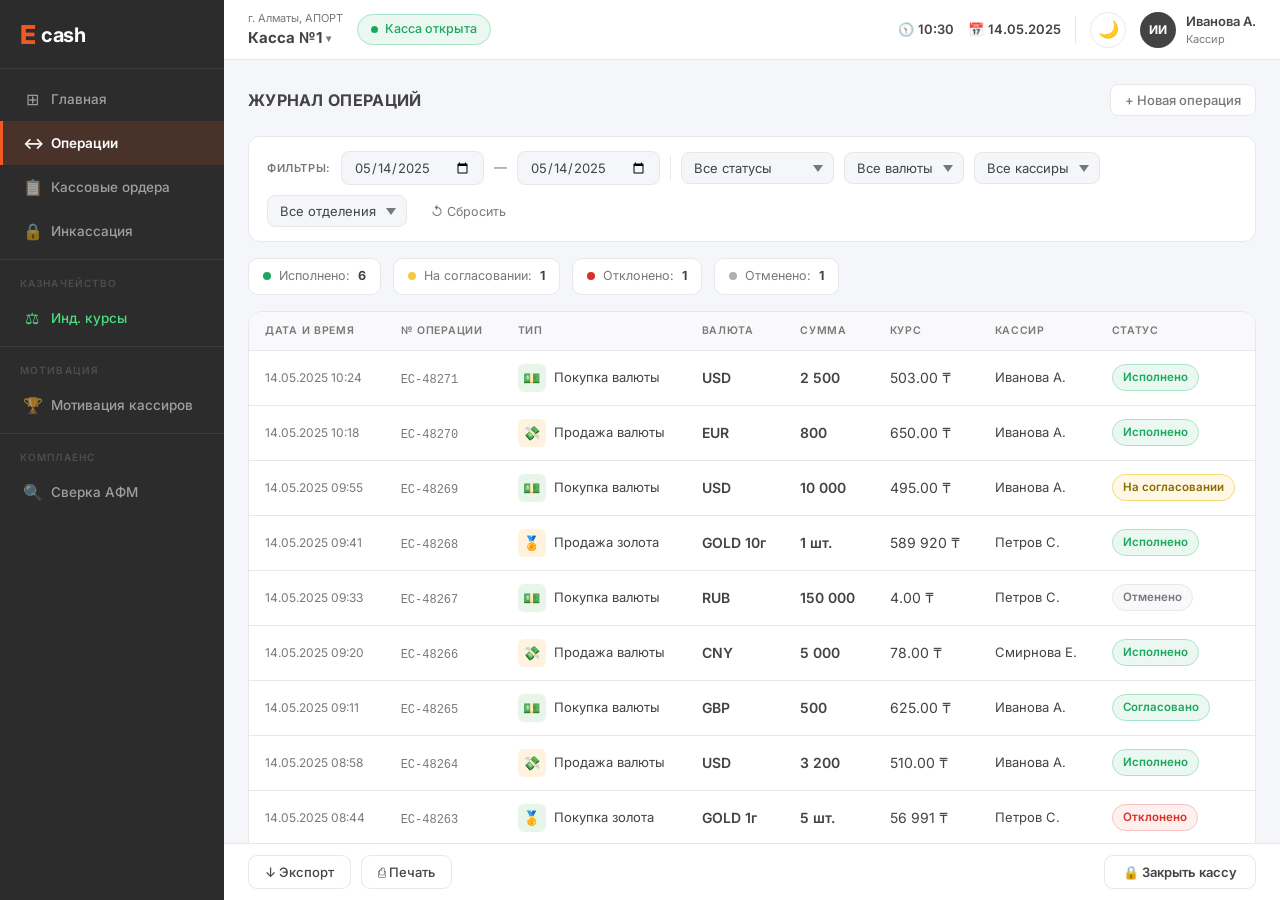
<file: operations.html>
<!DOCTYPE html>
<html lang="ru" data-theme="light">
<head>
<meta charset="UTF-8">
<meta name="viewport" content="width=device-width, initial-scale=1.0">
<title>Ecash — Журнал операций</title>
<link rel="preconnect" href="https://fonts.googleapis.com">
<link href="https://fonts.googleapis.com/css2?family=Inter:wght@400;500;600;700;800&display=swap" rel="stylesheet">
<link rel="stylesheet" href="shared.css">
<style>
/* FILTERS */
.filters {
  display: flex;
  gap: 10px;
  align-items: center;
  flex-wrap: wrap;
  background: var(--surface);
  border: 1px solid var(--border);
  border-radius: 12px;
  padding: 14px 18px;
  margin-bottom: 16px;
}
.filter-label { font-size: 11px; font-weight: 600; text-transform: uppercase; letter-spacing: 0.6px; color: var(--text-mid); white-space: nowrap; }
.filter-select { padding: 7px 30px 7px 12px; border: 1.5px solid var(--border); border-radius: 8px; font-family: inherit; font-size: 13px; color: var(--text); background: var(--bg); outline: none; cursor: pointer; appearance: none; background-image: url("data:image/svg+xml,%3Csvg xmlns='http://www.w3.org/2000/svg' width='10' height='7' viewBox='0 0 10 7'%3E%3Cpath fill='%23787878' d='M5 7L0 0h10z'/%3E%3C/svg%3E"); background-repeat: no-repeat; background-position: right 10px center; transition: border-color 0.13s; }
.filter-select:focus { border-color: var(--text); }
.filter-input { padding: 7px 12px; border: 1.5px solid var(--border); border-radius: 8px; font-family: inherit; font-size: 13px; color: var(--text); background: var(--bg); outline: none; transition: border-color 0.13s; }
.filter-input:focus { border-color: var(--text); }
.filter-sep { width: 1px; height: 24px; background: var(--border); }
.btn-reset { padding: 7px 14px; border: none; background: none; font-family: inherit; font-size: 12.5px; color: var(--text-mid); cursor: pointer; border-radius: 8px; transition: all 0.13s; }
.btn-reset:hover { background: var(--surface-2); color: var(--text); }

/* STATS ROW */
.stats-row { display: flex; gap: 12px; margin-bottom: 16px; flex-wrap: wrap; }
.stat-pill { display: flex; align-items: center; gap: 8px; padding: 8px 14px; background: var(--surface); border: 1px solid var(--border); border-radius: 10px; font-size: 12.5px; }
.stat-dot { width: 8px; height: 8px; border-radius: 50%; flex-shrink: 0; }
.stat-label { color: var(--text-mid); }
.stat-val { font-weight: 700; color: var(--text); }

/* TABLE */
.op-table { min-width: 900px; }
.op-type-cell { display: flex; align-items: center; gap: 8px; }
.op-type-icon { width: 28px; height: 28px; border-radius: 6px; display: flex; align-items: center; justify-content: center; font-size: 14px; flex-shrink: 0; }
.op-buy { background: #E8F5E9; }
.op-sell { background: #FFF3E0; }
.op-num { font-family: 'Courier New', monospace; font-size: 12px; color: var(--text-mid); }
.amount-cell { font-weight: 600; }
.table-scroll { overflow-x: auto; }

/* PAGINATION */
.pagination { display: flex; align-items: center; justify-content: space-between; padding: 14px 18px; border-top: 1px solid var(--border); }
.pagination-info { font-size: 13px; color: var(--text-mid); }
.pagination-btns { display: flex; gap: 6px; }
.pg-btn { width: 34px; height: 34px; border: 1.5px solid var(--border); background: var(--surface); border-radius: 8px; font-family: inherit; font-size: 13px; color: var(--text); cursor: pointer; display: flex; align-items: center; justify-content: center; transition: all 0.13s; }
.pg-btn:hover { border-color: var(--text); }
.pg-btn.active { background: var(--brand); border-color: var(--brand); color: white; font-weight: 700; }
</style>
</head>
<body>

<div class="sidebar-overlay" id="overlay" onclick="closeSidebar()"></div>

<aside class="sidebar" id="sidebar">
  <div class="logo"><span class="logo-mark">E</span><span class="logo-name">cash</span></div>
  <nav class="nav">
    <div class="nav-item" onclick="location.href='index.html'"><span class="nav-icon">⊞</span><span class="nav-label">Главная</span></div>
    <div class="nav-item active"><span class="nav-icon">↔</span><span class="nav-label">Операции</span></div>
    <div class="nav-item" onclick="location.href='cash-orders.html'"><span class="nav-icon">📋</span><span class="nav-label">Кассовые ордера</span></div>
    <div class="nav-item" onclick="location.href='incassation.html'"><span class="nav-icon">🔒</span><span class="nav-label">Инкассация</span></div>
    <div class="nav-section nav-section-role">Казначейство</div>
    <div class="nav-item nav-treasury" onclick="window.open('treasury.html','treasury_window','width=1280,height=900')"><span class="nav-icon">⚖</span><span class="nav-label">Инд. курсы</span></div>
    <div class="nav-section nav-section-role">Мотивация</div>
    <div class="nav-item" onclick="location.href='motivation.html'"><span class="nav-icon">🏆</span><span class="nav-label">Мотивация кассиров</span></div>
    <div class="nav-section nav-section-role">Комплаенс</div>
    <div class="nav-item" onclick="location.href='afm-reconciliation.html'"><span class="nav-icon">🔍</span><span class="nav-label">Сверка АФМ</span></div>
  </nav>
</aside>

<div class="main">
  <header class="header">
    <button class="hamburger" onclick="toggleSidebar()">☰</button>
    <div class="header-branch">
      <span class="header-location">г. Алматы, АПОРТ</span>
      <span class="header-cashier">Касса №1 <span class="caret">▾</span></span>
    </div>
    <div class="status-pill"><span class="status-dot"></span><span>Касса открыта</span></div>
    <div class="header-right">
      <span class="header-meta">🕥 <strong>10:30</strong></span>
      <span class="header-meta">📅 <strong>14.05.2025</strong></span>
      <div class="h-div"></div>
      <button class="btn-theme" onclick="toggleTheme()" id="btn-theme">🌙</button>
      <div class="header-user">
        <div class="avatar">ИИ</div>
        <div><div class="user-name">Иванова А.</div><div class="user-role">Кассир</div></div>
      </div>
    </div>
  </header>

  <div class="content">
    <div class="page-head">
      <h1 class="page-title">Журнал операций</h1>
      <button class="btn-icon-sm" onclick="location.href='operation.html?new=1'">+ Новая операция</button>
    </div>

    <!-- Фильтры -->
    <div class="filters">
      <span class="filter-label">Фильтры:</span>
      <input class="filter-input" type="date" id="f-from" value="2025-05-14">
      <span style="color:var(--text-mid);font-size:13px">—</span>
      <input class="filter-input" type="date" id="f-to" value="2025-05-14">
      <div class="filter-sep"></div>
      <select class="filter-select" id="f-status" onchange="applyFilters()">
        <option value="">Все статусы</option>
        <option value="executed">Исполнено</option>
        <option value="pending">На согласовании</option>
        <option value="approved">Согласовано</option>
        <option value="rejected">Отклонено</option>
        <option value="cancelled">Отменено</option>
      </select>
      <select class="filter-select" id="f-currency" onchange="applyFilters()">
        <option value="">Все валюты</option>
        <option>USD</option><option>EUR</option><option>RUB</option>
        <option>CNY</option><option>KGS</option><option>GBP</option>
        <option>GOLD 10г</option>
      </select>
      <select class="filter-select" id="f-cashier" onchange="applyFilters()">
        <option value="">Все кассиры</option>
        <option>Иванова А.</option>
        <option>Петров С.</option>
        <option>Смирнова Е.</option>
      </select>
      <select class="filter-select" id="f-branch" onchange="applyFilters()">
        <option value="">Все отделения</option>
        <option>АПОРТ</option>
        <option>Мега Алматы</option>
        <option>Достык Плаза</option>
      </select>
      <button class="btn-reset" onclick="resetFilters()">↺ Сбросить</button>
    </div>

    <!-- Статистика -->
    <div class="stats-row" id="stats-row">
      <div class="stat-pill"><span class="stat-dot" style="background:var(--success)"></span><span class="stat-label">Исполнено:</span><span class="stat-val" id="cnt-executed">—</span></div>
      <div class="stat-pill"><span class="stat-dot" style="background:#F5C842"></span><span class="stat-label">На согласовании:</span><span class="stat-val" id="cnt-pending">—</span></div>
      <div class="stat-pill"><span class="stat-dot" style="background:var(--danger)"></span><span class="stat-label">Отклонено:</span><span class="stat-val" id="cnt-rejected">—</span></div>
      <div class="stat-pill"><span class="stat-dot" style="background:var(--text-light)"></span><span class="stat-label">Отменено:</span><span class="stat-val" id="cnt-cancelled">—</span></div>
    </div>

    <!-- Таблица -->
    <div class="table-wrap">
      <div class="table-scroll">
        <table class="data-table op-table" id="ops-table">
          <thead>
            <tr>
              <th>Дата и время</th>
              <th>№ операции</th>
              <th>Тип</th>
              <th>Валюта</th>
              <th>Сумма</th>
              <th>Курс</th>
              <th>Кассир</th>
              <th>Статус</th>
            </tr>
          </thead>
          <tbody id="ops-body">
            <!-- Generated by JS -->
          </tbody>
        </table>
      </div>
      <div class="pagination">
        <span class="pagination-info" id="pg-info">Показано 1–10 из 47</span>
        <div class="pagination-btns">
          <button class="pg-btn">‹</button>
          <button class="pg-btn active">1</button>
          <button class="pg-btn">2</button>
          <button class="pg-btn">3</button>
          <button class="pg-btn">4</button>
          <button class="pg-btn">5</button>
          <button class="pg-btn">›</button>
        </div>
      </div>
    </div>
  </div>

  <footer class="footer">
    <button class="btn-foot">↓ Экспорт</button>
    <button class="btn-foot">⎙ Печать</button>
    <div class="footer-space"></div>
    <button class="btn-close-cashier">🔒 Закрыть кассу</button>
  </footer>
</div>

<script>
(function(){
  const t=localStorage.getItem('ecash-theme')||'light';
  document.documentElement.dataset.theme=t;
  document.getElementById('btn-theme').textContent=t==='dark'?'☀️':'🌙';
})();
function toggleTheme(){
  const d=document.documentElement.dataset.theme==='dark';
  document.documentElement.dataset.theme=d?'light':'dark';
  document.getElementById('btn-theme').textContent=d?'🌙':'☀️';
  localStorage.setItem('ecash-theme',d?'light':'dark');
}
function toggleSidebar(){ document.getElementById('sidebar').classList.toggle('mobile-open'); document.getElementById('overlay').classList.toggle('show'); }
function closeSidebar(){ document.getElementById('sidebar').classList.remove('mobile-open'); document.getElementById('overlay').classList.remove('show'); }

// Sample data
const OPS = [
  {dt:'14.05.2025 10:24',num:'EC-48271',type:'buy-cur',cur:'USD',amount:'2 500',rate:'503.00',cashier:'Иванова А.',status:'executed'},
  {dt:'14.05.2025 10:18',num:'EC-48270',type:'sell-cur',cur:'EUR',amount:'800',rate:'650.00',cashier:'Иванова А.',status:'executed'},
  {dt:'14.05.2025 09:55',num:'EC-48269',type:'buy-cur',cur:'USD',amount:'10 000',rate:'495.00',cashier:'Иванова А.',status:'pending'},
  {dt:'14.05.2025 09:41',num:'EC-48268',type:'sell-gold',cur:'GOLD 10г',amount:'1 шт.',rate:'589 920',cashier:'Петров С.',status:'executed'},
  {dt:'14.05.2025 09:33',num:'EC-48267',type:'buy-cur',cur:'RUB',amount:'150 000',rate:'4.00',cashier:'Петров С.',status:'cancelled'},
  {dt:'14.05.2025 09:20',num:'EC-48266',type:'sell-cur',cur:'CNY',amount:'5 000',rate:'78.00',cashier:'Смирнова Е.',status:'executed'},
  {dt:'14.05.2025 09:11',num:'EC-48265',type:'buy-cur',cur:'GBP',amount:'500',rate:'625.00',cashier:'Иванова А.',status:'approved'},
  {dt:'14.05.2025 08:58',num:'EC-48264',type:'sell-cur',cur:'USD',amount:'3 200',rate:'510.00',cashier:'Иванова А.',status:'executed'},
  {dt:'14.05.2025 08:44',num:'EC-48263',type:'buy-gold',cur:'GOLD 1г',amount:'5 шт.',rate:'56 991',cashier:'Петров С.',status:'rejected'},
  {dt:'14.05.2025 08:30',num:'EC-48262',type:'sell-cur',cur:'EUR',amount:'1 200',rate:'650.00',cashier:'Смирнова Е.',status:'executed'},
];

const STATUS_CFG = {
  pending:   {cls:'badge-pending',   label:'На согласовании'},
  approved:  {cls:'badge-approved',  label:'Согласовано'},
  executed:  {cls:'badge-executed',  label:'Исполнено'},
  rejected:  {cls:'badge-rejected',  label:'Отклонено'},
  cancelled: {cls:'badge-cancelled', label:'Отменено'},
};

const TYPE_LABEL = {
  'buy-cur':'Покупка валюты',
  'sell-cur':'Продажа валюты',
  'buy-gold':'Покупка золота',
  'sell-gold':'Продажа золота',
};
const TYPE_ICON = {
  'buy-cur':'💵','sell-cur':'💸','buy-gold':'🥇','sell-gold':'🏅'
};
const TYPE_CLS = {
  'buy-cur':'op-buy','sell-cur':'op-sell','buy-gold':'op-buy','sell-gold':'op-sell'
};

let ALL_OPS=[];
let filtered=[];

function fmt(n){ return parseFloat(n||0).toLocaleString('ru-RU',{minimumFractionDigits:2,maximumFractionDigits:2}); }

function buildAllOps(){
  // Live operations from localStorage (logged by client-card.html)
  let liveOps=[];
  try{
    const log=JSON.parse(localStorage.getItem('ecash-ops-log')||'[]');
    liveOps=log.map(op=>({
      dt:op.dt,
      num:op.id,
      type:op.type,
      cur:op.cur,
      amount:parseFloat(op.amount||0).toLocaleString('ru-RU',{maximumFractionDigits:2}),
      rate:fmt(parseFloat(op.rate||0)),
      total:fmt(parseFloat(op.total||0)),
      cashier:op.cashier||'Иванова А.',
      status:op.status||'executed',
      custom:op.custom,
      isLive:true
    }));
  }catch(e){}
  ALL_OPS=[...liveOps,...OPS];
}

function renderTable(data){
  const body=document.getElementById('ops-body');
  if(!data.length){
    body.innerHTML=`<tr><td colspan="8" style="text-align:center;padding:32px;color:var(--text-mid)">Операции не найдены</td></tr>`;
    return;
  }
  body.innerHTML=data.map(op=>{
    const sc=STATUS_CFG[op.status]||STATUS_CFG.executed;
    const totalRaw=parseFloat((op.amount||'0').replace(/\s/g,'').replace(',','.'))||0;
    const rateRaw=parseFloat((op.rate||'0').replace(/\s/g,'').replace(',','.'))||1;
    const total=op.total||(totalRaw*rateRaw).toLocaleString('ru-RU',{maximumFractionDigits:0});
    const liveRow=op.isLive?'background:rgba(241,90,37,.03);border-left:3px solid var(--brand);':'';
    return `<tr style="${liveRow}">
      <td style="font-size:12px;color:var(--text-mid)">${op.dt}${op.isLive?'<br><span style="font-size:10px;background:var(--brand);color:white;padding:1px 6px;border-radius:8px">NEW</span>':''}</td>
      <td><span class="op-num">${op.num}</span></td>
      <td><div class="op-type-cell"><div class="op-type-icon ${TYPE_CLS[op.type]||''}">${TYPE_ICON[op.type]||'↔'}</div><span style="font-size:13px">${TYPE_LABEL[op.type]||op.type}${op.custom?'<span style="font-size:10px;margin-left:4px;color:var(--brand);font-weight:700">★инд.</span>':''}</span></div></td>
      <td style="font-weight:600">${op.cur}</td>
      <td class="amount-cell">${op.amount}</td>
      <td>${op.rate} ₸</td>
      <td style="font-size:13px">${op.cashier}</td>
      <td><span class="badge ${sc.cls}">${sc.label}</span></td>
    </tr>`;
  }).join('');
  document.getElementById('pg-info').textContent=`Показано 1–${Math.min(10,data.length)} из ${data.length}`;
}

function updateStats(data){
  document.getElementById('cnt-executed').textContent=data.filter(o=>o.status==='executed').length;
  document.getElementById('cnt-pending').textContent=data.filter(o=>o.status==='pending').length;
  document.getElementById('cnt-rejected').textContent=data.filter(o=>o.status==='rejected').length;
  document.getElementById('cnt-cancelled').textContent=data.filter(o=>o.status==='cancelled').length;
}

function applyFilters(){
  const st=document.getElementById('f-status').value;
  const cur=document.getElementById('f-currency').value;
  const cashier=document.getElementById('f-cashier').value;
  filtered=ALL_OPS.filter(op=>{
    if(st && op.status!==st) return false;
    if(cur && op.cur!==cur) return false;
    if(cashier && op.cashier!==cashier) return false;
    return true;
  });
  renderTable(filtered);
  updateStats(filtered);
}

function resetFilters(){
  document.getElementById('f-status').value='';
  document.getElementById('f-currency').value='';
  document.getElementById('f-cashier').value='';
  document.getElementById('f-branch').value='';
  filtered=[...ALL_OPS];
  renderTable(filtered);
  updateStats(filtered);
}

window.onload=function(){
  buildAllOps();
  filtered=[...ALL_OPS];
  renderTable(filtered);
  updateStats(ALL_OPS);
};
</script>
</body>
</html>
</file>
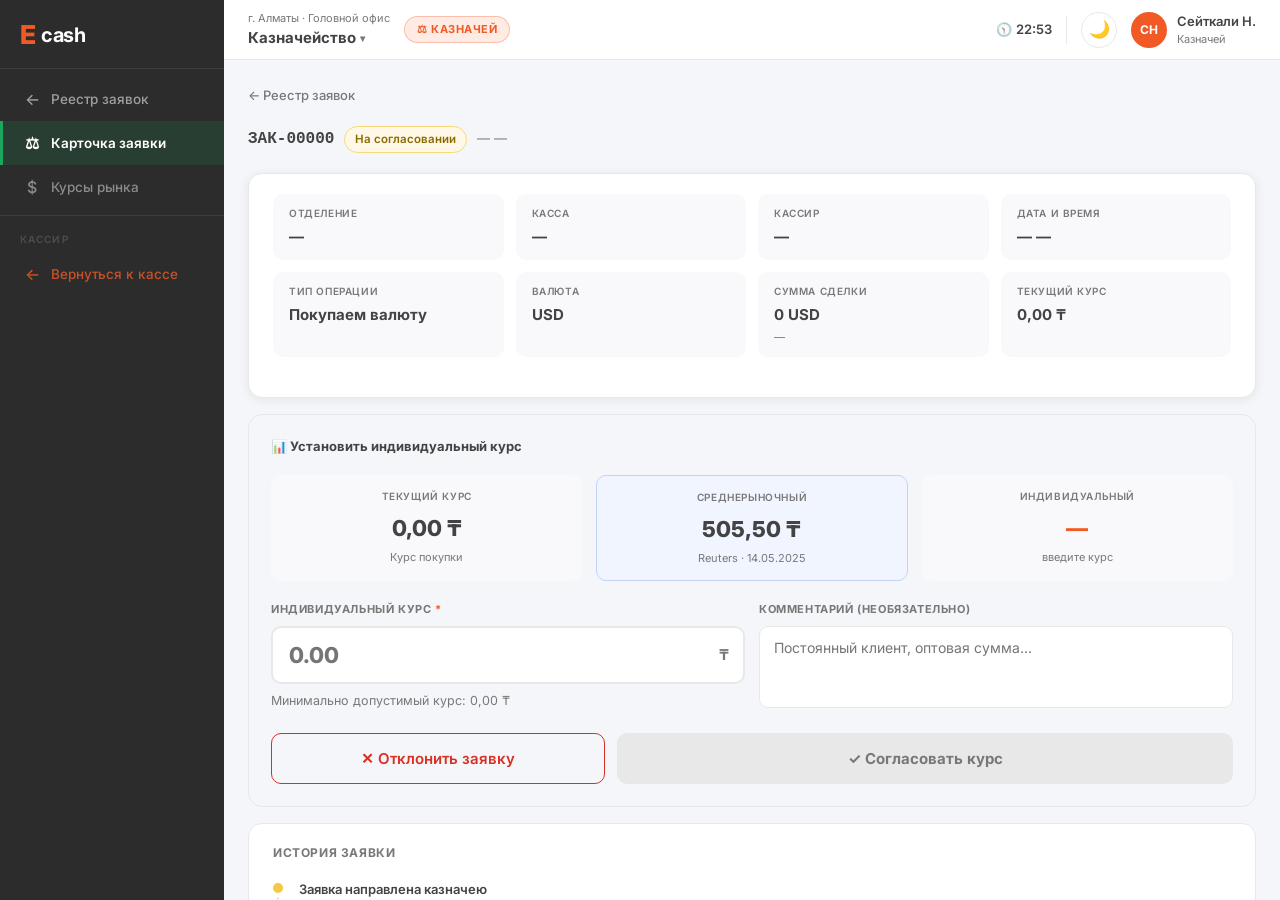
<file: treasury-card.html>
<!DOCTYPE html>
<html lang="ru" data-theme="light">
<head>
<meta charset="UTF-8">
<meta name="viewport" content="width=device-width, initial-scale=1.0">
<title>Ecash — Казначей · Карточка заявки</title>
<link rel="preconnect" href="https://fonts.googleapis.com">
<link href="https://fonts.googleapis.com/css2?family=Inter:wght@400;500;600;700;800&display=swap" rel="stylesheet">
<link rel="stylesheet" href="shared.css">
<style>
.role-chip { display:inline-flex; align-items:center; gap:6px; padding:4px 12px; background:rgba(241,90,37,.12); border:1px solid rgba(241,90,37,.3); border-radius:20px; font-size:11px; font-weight:700; color:var(--brand); text-transform:uppercase; letter-spacing:.5px; }

/* REQUEST META */
.req-meta { display:flex; align-items:center; gap:10px; margin-bottom:20px; flex-wrap:wrap; }
.req-meta-num { font-family:'Courier New',monospace; font-size:16px; font-weight:700; color:var(--text); }
.req-meta-time { font-size:13px; color:var(--text-mid); }

.info-grid { display:grid; grid-template-columns:repeat(4,1fr); gap:12px; margin-bottom:20px; }
.info-cell { background:var(--surface-2); border-radius:10px; padding:12px 16px; }
.info-cell-label { font-size:10px; font-weight:600; text-transform:uppercase; letter-spacing:.6px; color:var(--text-mid); margin-bottom:5px; }
.info-cell-value { font-size:15px; font-weight:700; color:var(--text); }
.info-cell-sub { font-size:11px; color:var(--text-mid); margin-top:2px; }

/* RATE INPUT SECTION */
.rate-input-card { border:1.5px solid var(--border); border-radius:14px; padding:22px; margin-bottom:16px; }
.ric-title { font-size:13px; font-weight:700; color:var(--text); margin-bottom:18px; display:flex; align-items:center; gap:8px; }
.rate-compare-row { display:grid; grid-template-columns:1fr 1fr 1fr; gap:14px; margin-bottom:20px; }
.rate-box { background:var(--surface-2); border-radius:10px; padding:14px 16px; text-align:center; }
.rate-box-label { font-size:10px; font-weight:600; text-transform:uppercase; letter-spacing:.6px; color:var(--text-mid); margin-bottom:8px; }
.rate-box-value { font-size:22px; font-weight:800; color:var(--text); }
.rate-box-sub { font-size:11px; color:var(--text-mid); margin-top:4px; }
.rate-box.market { border:1.5px solid var(--info-border); background:var(--info-bg); }
.rate-box.market .rate-box-value { color:var(--text); }

.rate-input-row { display:flex; align-items:flex-start; gap:14px; flex-wrap:wrap; }
.rate-input-group { flex:1; min-width:200px; }
.rate-input-label { font-size:11px; font-weight:700; text-transform:uppercase; letter-spacing:.6px; color:var(--text-mid); margin-bottom:8px; }
.rate-big-input { width:100%; padding:14px 50px 14px 16px; border:2px solid var(--border); border-radius:10px; font-family:inherit; font-size:22px; font-weight:800; color:var(--text); background:var(--surface); outline:none; transition:border-color .15s; }
.rate-big-input:focus { border-color:var(--brand); }
.rate-big-input.error { border-color:var(--danger); }
.rate-big-input.ok { border-color:var(--success); }
.rate-input-wrap { position:relative; }
.rate-input-suffix { position:absolute; right:16px; top:50%; transform:translateY(-50%); font-size:15px; font-weight:700; color:var(--text-mid); pointer-events:none; }
.rate-feedback { margin-top:8px; font-size:12.5px; min-height:18px; }
.rate-feedback.ok { color:var(--success); }
.rate-feedback.err { color:var(--danger); font-weight:600; }
.rate-feedback.info { color:var(--text-mid); }

.comment-group { flex:1; min-width:200px; }

/* DECISION BUTTONS */
.decision-row { display:flex; gap:12px; }
.btn-approve { flex:2; padding:15px 24px; border:none; background:var(--success); color:white; border-radius:10px; font-family:inherit; font-size:15px; font-weight:700; cursor:pointer; transition:opacity .13s; }
.btn-approve:hover { opacity:.88; }
.btn-approve:disabled { background:var(--border); color:var(--text-mid); cursor:not-allowed; opacity:1; }
.btn-reject-open { flex:1; padding:15px 24px; border:1.5px solid var(--danger); background:transparent; color:var(--danger); border-radius:10px; font-family:inherit; font-size:15px; font-weight:600; cursor:pointer; transition:all .13s; }
.btn-reject-open:hover { background:var(--danger); color:white; }

/* REJECT PANEL */
.reject-panel { display:none; border:1.5px solid var(--danger-border); background:var(--danger-bg); border-radius:12px; padding:18px; margin-top:14px; flex-direction:column; gap:14px; }
.reject-panel.open { display:flex; }
.reject-title { font-size:13px; font-weight:700; color:var(--danger); }
.reject-actions { display:flex; gap:10px; }
.btn-reject-confirm { padding:11px 22px; border:none; background:var(--danger); color:white; border-radius:9px; font-family:inherit; font-size:13px; font-weight:600; cursor:pointer; transition:opacity .13s; }
.btn-reject-confirm:disabled { opacity:.4; cursor:not-allowed; }
.btn-back-sm { padding:11px 22px; border:1.5px solid var(--border); background:transparent; color:var(--text-mid); border-radius:9px; font-family:inherit; font-size:13px; font-weight:500; cursor:pointer; }

/* HISTORY */
.history-card { background:var(--surface); border:1px solid var(--border); border-radius:14px; padding:20px 24px; }
.history-title { font-size:12px; font-weight:700; text-transform:uppercase; letter-spacing:.6px; color:var(--text-mid); margin-bottom:18px; }
.history-list { display:flex; flex-direction:column; gap:0; }
.history-item { display:flex; gap:16px; position:relative; padding-bottom:20px; }
.history-item:last-child { padding-bottom:0; }
.history-item:last-child .hist-line { display:none; }
.hist-dot-wrap { display:flex; flex-direction:column; align-items:center; flex-shrink:0; }
.hist-dot { width:10px; height:10px; border-radius:50%; margin-top:3px; flex-shrink:0; }
.hist-line { width:2px; background:var(--border); flex:1; margin-top:4px; }
.hist-body { flex:1; }
.hist-action { font-size:13px; font-weight:600; color:var(--text); }
.hist-meta { font-size:11px; color:var(--text-mid); margin-top:2px; }
.hist-detail { font-size:12px; color:var(--text-mid); margin-top:5px; background:var(--surface-2); border-radius:7px; padding:7px 10px; }

/* DECISION RESULT (inline — replaces modal) */
.decision-result { display:none; border-radius:14px; overflow:hidden; margin-bottom:16px; }
.decision-result.show { display:block; animation:slideIn .3s ease; }
@keyframes slideIn{from{opacity:0;transform:translateY(-10px)}to{opacity:1;transform:translateY(0)}}
.dr-header { padding:20px 24px; display:flex; align-items:center; gap:14px; }
.dr-icon { width:48px; height:48px; border-radius:50%; display:flex; align-items:center; justify-content:center; font-size:24px; flex-shrink:0; background:rgba(255,255,255,.2); }
.dr-main-title { font-size:18px; font-weight:800; color:white; margin-bottom:3px; }
.dr-main-sub { font-size:13px; color:rgba(255,255,255,.8); }
.dr-body { background:var(--surface); padding:20px 24px; display:flex; flex-direction:column; gap:14px; }
.dr-rate-row { display:grid; grid-template-columns:1fr 1fr 1fr; gap:12px; }
.dr-cell { background:var(--bg); border-radius:10px; padding:14px 16px; text-align:center; }
.dr-cell-lbl { font-size:10px; font-weight:700; text-transform:uppercase; letter-spacing:.6px; color:var(--text-mid); margin-bottom:8px; }
.dr-cell-val { font-size:22px; font-weight:800; color:var(--text); }
.dr-cell-val.brand { color:var(--brand); }
.dr-comment { background:var(--success-bg); border-left:3px solid var(--success); border-radius:8px; padding:12px 16px; font-size:13px; color:var(--text); }
.dr-rej-reason { background:var(--danger-bg); border-left:3px solid var(--danger); border-radius:8px; padding:12px 16px; font-size:13px; color:var(--text); }
.dr-footer { padding:16px 24px; border-top:1px solid var(--border); display:flex; gap:12px; align-items:center; justify-content:space-between; flex-wrap:wrap; }
.dr-cashier-note { font-size:12px; color:var(--text-mid); display:flex; align-items:center; gap:6px; }
.dr-cashier-note strong { color:var(--success); }
.dr-cashier-note-rej strong { color:var(--danger); }

@media(max-width:767px){
  .info-grid { grid-template-columns:1fr 1fr; }
  .rate-compare-row { grid-template-columns:1fr; }
  .rate-input-row { flex-direction:column; }
  .decision-row { flex-direction:column; }
}
</style>
</head>
<body>

<div class="sidebar-overlay" id="overlay" onclick="closeSidebar()"></div>
<aside class="sidebar" id="sidebar">
  <div class="logo"><span class="logo-mark">E</span><span class="logo-name">cash</span></div>
  <nav class="nav">
    <div class="nav-item" onclick="location.href='treasury.html'" style="color:rgba(255,255,255,.55)"><span class="nav-icon">←</span><span class="nav-label">Реестр заявок</span></div>
    <div class="nav-item active" style="border-left-color:#1BA85D;background:rgba(27,168,93,.15);color:#fff"><span class="nav-icon">⚖</span><span class="nav-label">Карточка заявки</span></div>
    <div class="nav-item" style="color:rgba(255,255,255,.45)"><span class="nav-icon">$</span><span class="nav-label">Курсы рынка</span></div>
    <div class="nav-section nav-section-role">Кассир</div>
    <div class="nav-item" onclick="if(window.opener){window.opener.focus()}else{window.open('index.html','_self')}" style="color:rgba(241,90,37,.8)"><span class="nav-icon">←</span><span class="nav-label">Вернуться к кассе</span></div>
  </nav>
</aside>

<div class="main">
  <header class="header">
    <button class="hamburger" onclick="toggleSidebar()">☰</button>
    <div class="header-branch">
      <span class="header-location">г. Алматы · Головной офис</span>
      <span class="header-cashier">Казначейство <span class="caret">▾</span></span>
    </div>
    <div class="role-chip">⚖ Казначей</div>
    <div class="header-right">
      <span class="header-meta">🕥 <strong id="hdr-time">—</strong></span>
      <div class="h-div"></div>
      <button class="btn-theme" onclick="toggleTheme()" id="btn-theme">🌙</button>
      <div class="header-user">
        <div class="avatar" style="background:var(--brand)">СН</div>
        <div><div class="user-name">Сейткали Н.</div><div class="user-role">Казначей</div></div>
      </div>
    </div>
  </header>

  <div class="content">
    <div class="back-link" onclick="location.href='treasury.html'">← Реестр заявок</div>

    <!-- Request meta -->
    <div class="req-meta">
      <span class="req-meta-num" id="meta-num">—</span>
      <span class="badge badge-pending" id="meta-status">На согласовании</span>
      <span class="req-meta-time" id="meta-time">—</span>
    </div>

    <!-- Info Grid -->
    <div class="card" style="margin-bottom:16px">
      <div class="info-grid">
        <div class="info-cell">
          <div class="info-cell-label">Отделение</div>
          <div class="info-cell-value" id="info-branch">—</div>
        </div>
        <div class="info-cell">
          <div class="info-cell-label">Касса</div>
          <div class="info-cell-value" id="info-desk">—</div>
        </div>
        <div class="info-cell">
          <div class="info-cell-label">Кассир</div>
          <div class="info-cell-value" id="info-cashier">—</div>
        </div>
        <div class="info-cell">
          <div class="info-cell-label">Дата и время</div>
          <div class="info-cell-value" id="info-datetime">—</div>
        </div>
        <div class="info-cell">
          <div class="info-cell-label">Тип операции</div>
          <div class="info-cell-value" id="info-type">—</div>
        </div>
        <div class="info-cell">
          <div class="info-cell-label">Валюта</div>
          <div class="info-cell-value" id="info-cur">—</div>
        </div>
        <div class="info-cell">
          <div class="info-cell-label">Сумма сделки</div>
          <div class="info-cell-value" id="info-amount">—</div>
          <div class="info-cell-sub" id="info-kzt">—</div>
        </div>
        <div class="info-cell">
          <div class="info-cell-label">Текущий курс</div>
          <div class="info-cell-value" id="info-rate">—</div>
        </div>
      </div>
    </div>

    <!-- Rate Input (only for pending) -->
    <div class="rate-input-card" id="rate-input-section">
      <div class="ric-title">📊 Установить индивидуальный курс</div>

      <div class="rate-compare-row">
        <div class="rate-box">
          <div class="rate-box-label">Текущий курс</div>
          <div class="rate-box-value" id="box-std-rate">—</div>
          <div class="rate-box-sub" id="box-std-label">—</div>
        </div>
        <div class="rate-box market">
          <div class="rate-box-label">Среднерыночный</div>
          <div class="rate-box-value" id="box-market-rate">—</div>
          <div class="rate-box-sub" id="box-market-src">Reuters · 14.05.2025</div>
        </div>
        <div class="rate-box" id="box-ind-wrap">
          <div class="rate-box-label">Индивидуальный</div>
          <div class="rate-box-value" id="box-ind-rate" style="color:var(--brand)">—</div>
          <div class="rate-box-sub" id="box-ind-diff">введите курс</div>
        </div>
      </div>

      <div class="rate-input-row">
        <div class="rate-input-group">
          <div class="rate-input-label">Индивидуальный курс <span style="color:var(--brand)">*</span></div>
          <div class="rate-input-wrap">
            <input class="rate-big-input" id="inp-ind-rate" type="number" placeholder="0.00" oninput="validateRate()">
            <span class="rate-input-suffix">₸</span>
          </div>
          <div class="rate-feedback" id="rate-feedback"></div>
        </div>
        <div class="comment-group">
          <div class="rate-input-label">Комментарий (необязательно)</div>
          <textarea class="form-input form-textarea" id="inp-comment" placeholder="Постоянный клиент, оптовая сумма..." style="min-height:82px;resize:none"></textarea>
        </div>
      </div>

      <div class="decision-row" style="margin-top:20px">
        <button class="btn-reject-open" onclick="openReject()">✕ Отклонить заявку</button>
        <button class="btn-approve" id="btn-approve" disabled onclick="approveRequest()">✓ Согласовать курс</button>
      </div>

      <div class="reject-panel" id="reject-panel">
        <div class="reject-title">⚠️ Причина отклонения</div>
        <div class="form-group">
          <label class="form-label">Выберите причину <span class="req">*</span></label>
          <select class="form-select" id="rej-reason-sel" onchange="checkRejectReason()">
            <option value="">— Выберите причину —</option>
            <option>Курс превышает допустимые лимиты</option>
            <option>Недостаточное обоснование</option>
            <option>Нет доступной позиции по валюте</option>
            <option>Ограничение по клиенту</option>
            <option>Другое</option>
          </select>
        </div>
        <div class="form-group" id="rej-other-wrap" style="display:none">
          <label class="form-label">Уточните</label>
          <input class="form-input" id="rej-other" type="text" placeholder="Опишите причину...">
        </div>
        <div class="reject-actions">
          <button class="btn-back-sm" onclick="closeReject()">← Отмена</button>
          <button class="btn-reject-confirm" id="btn-reject-confirm" disabled onclick="rejectRequest()">Подтвердить отклонение</button>
        </div>
      </div>
    </div>

    <!-- DECISION RESULT (shown after approve/reject, replaces modal) -->
    <div class="decision-result" id="decision-result">
      <!-- filled by JS -->
    </div>

    <!-- History -->
    <div class="history-card" id="history-card">
      <div class="history-title">История заявки</div>
      <div class="history-list" id="history-list">
        <!-- rendered by JS -->
      </div>
    </div>

    <!-- Back button (always visible at bottom) -->
    <div style="margin-top:16px">
      <button class="btn-secondary" onclick="location.href='treasury.html'" style="width:100%">← Вернуться к реестру заявок</button>
    </div>
  </div>
</div>

<script>
(function(){
  const t=localStorage.getItem('ecash-theme')||'light';
  document.documentElement.dataset.theme=t;
  document.getElementById('btn-theme').textContent=t==='dark'?'☀️':'🌙';
  document.getElementById('hdr-time').textContent=new Date().toLocaleTimeString('ru-RU',{hour:'2-digit',minute:'2-digit'});
})();
function toggleTheme(){ const d=document.documentElement.dataset.theme==='dark'; document.documentElement.dataset.theme=d?'light':'dark'; document.getElementById('btn-theme').textContent=d?'🌙':'☀️'; localStorage.setItem('ecash-theme',d?'light':'dark'); }
function toggleSidebar(){ document.getElementById('sidebar').classList.toggle('mobile-open'); document.getElementById('overlay').classList.toggle('show'); }
function closeSidebar(){ document.getElementById('sidebar').classList.remove('mobile-open'); document.getElementById('overlay').classList.remove('show'); }

const TYPE_LABELS={'buy-cur':'Покупаем валюту','sell-cur':'Продаём валюту','buy-gold':'Покупаем золото','sell-gold':'Продаём золото'};
const MARKET_RATES={USD:505.5,EUR:642.3,RUB:4.2,CNY:77.8,GBP:628.4,CHF:558.2,TRY:15.1};

function fmt(n){ return parseFloat(n||0).toLocaleString('ru-RU',{minimumFractionDigits:2,maximumFractionDigits:2}); }
function fmtSign(n){ return (n>=0?'+':'')+n.toFixed(2); }

let P={}, stdRate=0, opType='buy-cur', isLive=false, rateValid=false;

// History log
let historyLog=[];

function addHistory(action, color, detail){
  const now=new Date();
  historyLog.push({
    action, color,
    detail: detail||'',
    time: now.toLocaleTimeString('ru-RU',{hour:'2-digit',minute:'2-digit'}),
    user: 'Сейткали Н. (Казначей)'
  });
  renderHistory();
}

function renderHistory(){
  const list=document.getElementById('history-list');
  list.innerHTML=historyLog.slice().reverse().map((h,i)=>`
    <div class="history-item">
      <div class="hist-dot-wrap">
        <div class="hist-dot" style="background:${h.color}"></div>
        <div class="hist-line"></div>
      </div>
      <div class="hist-body">
        <div class="hist-action">${h.action}</div>
        <div class="hist-meta">${h.time} · ${h.user}</div>
        ${h.detail?`<div class="hist-detail">${h.detail}</div>`:''}
      </div>
    </div>
  `).join('');
}

function validateRate(){
  const val=parseFloat(document.getElementById('inp-ind-rate').value);
  const inp=document.getElementById('inp-ind-rate');
  const fb=document.getElementById('rate-feedback');
  const btn=document.getElementById('btn-approve');

  if(!val||isNaN(val)){
    inp.className='rate-big-input';
    fb.className='rate-feedback info';
    fb.textContent='';
    document.getElementById('box-ind-rate').textContent='—';
    document.getElementById('box-ind-diff').textContent='введите курс';
    btn.disabled=true;
    rateValid=false;
    return;
  }

  document.getElementById('box-ind-rate').textContent=fmt(val)+' ₸';
  const diff=val-stdRate;
  const pct=((diff/stdRate)*100).toFixed(2);
  document.getElementById('box-ind-diff').textContent=fmtSign(diff)+' ₸ ('+fmtSign(parseFloat(pct))+'%)';

  // Validation rules
  let ok=true, msg='';
  if(opType==='buy-cur'){
    if(val<stdRate){ ok=false; msg='Индивидуальный курс покупки не может быть ниже действующего курса ('+fmt(stdRate)+' ₸).'; }
    else msg='✓ Допустимо — клиент получит '+fmt(val)+' ₸ за единицу '+P.cur;
  } else if(opType==='sell-cur'){
    if(val>stdRate){ ok=false; msg='Индивидуальный курс продажи не может превышать действующий курс ('+fmt(stdRate)+' ₸).'; }
    else msg='✓ Допустимо — клиент заплатит '+fmt(val)+' ₸ за единицу '+P.cur;
  } else {
    msg='✓ Курс принят';
  }

  if(ok){
    inp.className='rate-big-input ok';
    fb.className='rate-feedback ok';
    fb.textContent=msg;
    btn.disabled=false;
    rateValid=true;
  } else {
    inp.className='rate-big-input error';
    fb.className='rate-feedback err';
    fb.textContent=msg;
    btn.disabled=true;
    rateValid=false;
  }
}

function approveRequest(){
  const rate=parseFloat(document.getElementById('inp-ind-rate').value);
  const comment=document.getElementById('inp-comment').value.trim();
  if(!rateValid||!rate) return;

  localStorage.setItem('ecash-rate-decision', JSON.stringify({action:'approve',rate:rate,comment:comment,reqNum:P.num}));

  addHistory('Заявка согласована — курс '+fmt(rate)+' ₸','var(--success)', comment?'Комментарий: '+comment:'');

  document.getElementById('rate-input-section').style.display='none';
  document.getElementById('meta-status').className='badge badge-approved';
  document.getElementById('meta-status').textContent='Согласовано';

  const diff=rate-stdRate;
  const sign=diff>=0?'+':'';
  const pct=((diff/stdRate)*100).toFixed(2);

  const dr=document.getElementById('decision-result');
  dr.innerHTML=`
    <div style="background:var(--success)"><div class="dr-header">
      <div class="dr-icon">✅</div>
      <div><div class="dr-main-title">Курс согласован</div>
      <div class="dr-main-sub">Заявка ${P.num} — кассир уже видит решение и может провести сделку</div></div>
    </div></div>
    <div class="dr-body">
      <div class="dr-rate-row">
        <div class="dr-cell"><div class="dr-cell-lbl">Стандартный курс</div><div class="dr-cell-val">${fmt(stdRate)} ₸</div></div>
        <div class="dr-cell" style="border:1.5px solid var(--brand)"><div class="dr-cell-lbl">Согласованный курс</div><div class="dr-cell-val brand">${fmt(rate)} ₸</div></div>
        <div class="dr-cell"><div class="dr-cell-lbl">Отклонение</div><div class="dr-cell-val" style="font-size:16px">${sign}${Math.abs(diff).toFixed(2)} ₸<br><span style="font-size:12px;font-weight:500">${sign}${Math.abs(parseFloat(pct)).toFixed(2)}%</span></div></div>
      </div>
      ${comment?`<div class="dr-comment"><strong style="font-size:11px;text-transform:uppercase;letter-spacing:.5px;color:var(--success)">Ваш комментарий</strong><br>${comment}</div>`:''}
      <div class="dr-cashier-note">📱 <span>Кассир <strong>автоматически увидит решение</strong> на своём экране — вернитесь на вкладку кассира</span></div>
    </div>
    <div class="dr-footer">
      <span class="dr-cashier-note">✅ Решение зафиксировано · Кассир автоматически получит обновление статуса</span>
      <button onclick="location.href='treasury.html'" class="btn-primary" style="font-size:13px;padding:10px 18px;border:none;cursor:pointer">← Вернуться к реестру заявок</button>
    </div>`;
  dr.classList.add('show');
  dr.scrollIntoView({behavior:'smooth',block:'start'});
}

function openReject(){ document.getElementById('reject-panel').classList.add('open'); }
function closeReject(){ document.getElementById('reject-panel').classList.remove('open'); }
function checkRejectReason(){
  const v=document.getElementById('rej-reason-sel').value;
  document.getElementById('rej-other-wrap').style.display=v==='Другое'?'block':'none';
  document.getElementById('btn-reject-confirm').disabled=!v;
}
function rejectRequest(){
  const reason=document.getElementById('rej-reason-sel').value;
  const other=document.getElementById('rej-other').value;
  const finalReason=reason==='Другое'?(other||reason):reason;

  localStorage.setItem('ecash-rate-decision', JSON.stringify({action:'reject',reason:finalReason,reqNum:P.num}));

  addHistory('Заявка отклонена','var(--danger)', 'Причина: '+finalReason);

  document.getElementById('rate-input-section').style.display='none';
  document.getElementById('meta-status').className='badge badge-rejected';
  document.getElementById('meta-status').textContent='Отклонено';

  const dr=document.getElementById('decision-result');
  dr.innerHTML=`
    <div style="background:var(--danger)"><div class="dr-header">
      <div class="dr-icon">✕</div>
      <div><div class="dr-main-title">Заявка отклонена</div>
      <div class="dr-main-sub">Заявка ${P.num} — кассир получил уведомление об отклонении</div></div>
    </div></div>
    <div class="dr-body">
      <div class="dr-rej-reason"><strong style="font-size:11px;text-transform:uppercase;letter-spacing:.5px;color:var(--danger)">Причина отклонения</strong><br>${finalReason}</div>
      <div class="dr-cashier-note" style="color:var(--danger)">📱 <span>Кассир <strong>автоматически увидит отклонение</strong> — вернитесь на вкладку кассира</span></div>
    </div>
    <div class="dr-footer">
      <span class="dr-cashier-note">Решение зафиксировано · Кассир автоматически получит обновление статуса</span>
      <button onclick="location.href='treasury.html'" class="btn-secondary" style="font-size:13px;padding:10px 18px;cursor:pointer">← Вернуться к реестру заявок</button>
    </div>`;
  dr.classList.add('show');
  dr.scrollIntoView({behavior:'smooth',block:'start'});
}

function switchToCashier(){
  if(window.opener && !window.opener.closed){
    window.opener.focus();
    window.close();
  } else {
    location.href='operation.html';
  }
}

window.onload=function(){
  const sp=new URLSearchParams(location.search);
  isLive=sp.get('live')==='1';

  // Get request data
  if(isLive){
    const reqStr=localStorage.getItem('ecash-rate-req');
    if(reqStr){
      try{
        const r=JSON.parse(reqStr);
        for(let k in r) sp.set(k,r[k]);
        // ecash-rate-req stores stdRate, treasury-card expects 'rate'
        if(r.stdRate) sp.set('rate', String(r.stdRate));
      }catch(e){}
    }
  }

  P={
    num:sp.get('num')||'ЗАК-00000',
    type:sp.get('type')||'buy-cur',
    cur:sp.get('cur')||'USD',
    amount:sp.get('amount')||'0',
    kzt:sp.get('kzt')||'0',
    rate:sp.get('rate')||sp.get('stdRate')||'0',
    branch:sp.get('branch')||'—',
    desk:sp.get('desk')||'—',
    cashier:sp.get('cashier')||'—',
    date:sp.get('date')||'—',
    time:sp.get('time')||'—',
    status:sp.get('status')||'pending'
  };

  opType=P.type;
  stdRate=parseFloat(P.rate)||0;

  // Fill header
  document.getElementById('meta-num').textContent=P.num;
  document.getElementById('meta-time').textContent=P.date+' '+P.time;

  const sc={pending:{cls:'badge-pending',label:'На согласовании'},approved:{cls:'badge-approved',label:'Согласовано'},rejected:{cls:'badge-rejected',label:'Отклонено'},cancelled:{cls:'badge-cancelled',label:'Отменено'},executed:{cls:'badge-executed',label:'Исполнено'}};
  const s=sc[P.status]||sc.pending;
  document.getElementById('meta-status').className='badge '+s.cls;
  document.getElementById('meta-status').textContent=s.label;

  // Fill info grid
  document.getElementById('info-branch').textContent=P.branch;
  document.getElementById('info-desk').textContent=P.desk;
  document.getElementById('info-cashier').textContent=P.cashier;
  document.getElementById('info-datetime').textContent=P.date+' '+P.time;
  document.getElementById('info-type').textContent=TYPE_LABELS[P.type]||P.type;
  document.getElementById('info-cur').textContent=P.cur;

  const amtNum=parseFloat(P.amount)||0;
  const kztNum=parseFloat(P.kzt)||0;
  document.getElementById('info-amount').textContent=amtNum.toLocaleString('ru-RU')+' '+P.cur;
  document.getElementById('info-kzt').textContent=kztNum>0?fmt(kztNum)+' ₸':'—';
  document.getElementById('info-rate').textContent=fmt(stdRate)+' ₸';

  // Rate comparison boxes
  const isBuy=P.type.includes('buy');
  document.getElementById('box-std-rate').textContent=fmt(stdRate)+' ₸';
  document.getElementById('box-std-label').textContent=isBuy?'Курс покупки':'Курс продажи';

  const marketRate=MARKET_RATES[P.cur]||stdRate;
  document.getElementById('box-market-rate').textContent=fmt(marketRate)+' ₸';

  // Show/hide rate input
  if(P.status!=='pending'){
    document.getElementById('rate-input-section').style.display='none';
  }

  // Validation hint under rate input
  if(P.status==='pending'){
    const fb=document.getElementById('rate-feedback');
    if(opType==='buy-cur'){
      fb.className='rate-feedback info';
      fb.textContent='Минимально допустимый курс: '+fmt(stdRate)+' ₸';
    } else if(opType==='sell-cur'){
      fb.className='rate-feedback info';
      fb.textContent='Максимально допустимый курс: '+fmt(stdRate)+' ₸';
    }
  }

  // Build initial history
  historyLog=[
    {action:'Заявка создана кассиром',color:'var(--text-mid)',detail:'Отделение: '+P.branch+' · '+P.desk+' · '+P.cashier,time:P.time,user:P.cashier+' (Кассир)'},
    {action:'Заявка направлена казначею',color:'#F5C842',detail:'Тип: '+TYPE_LABELS[P.type]+' · Валюта: '+P.cur+' · Сумма: '+P.amount+' · Курс: '+fmt(stdRate)+' ₸',time:P.time,user:'Система'}
  ];
  renderHistory();
};
</script>
</body>
</html>
</file>
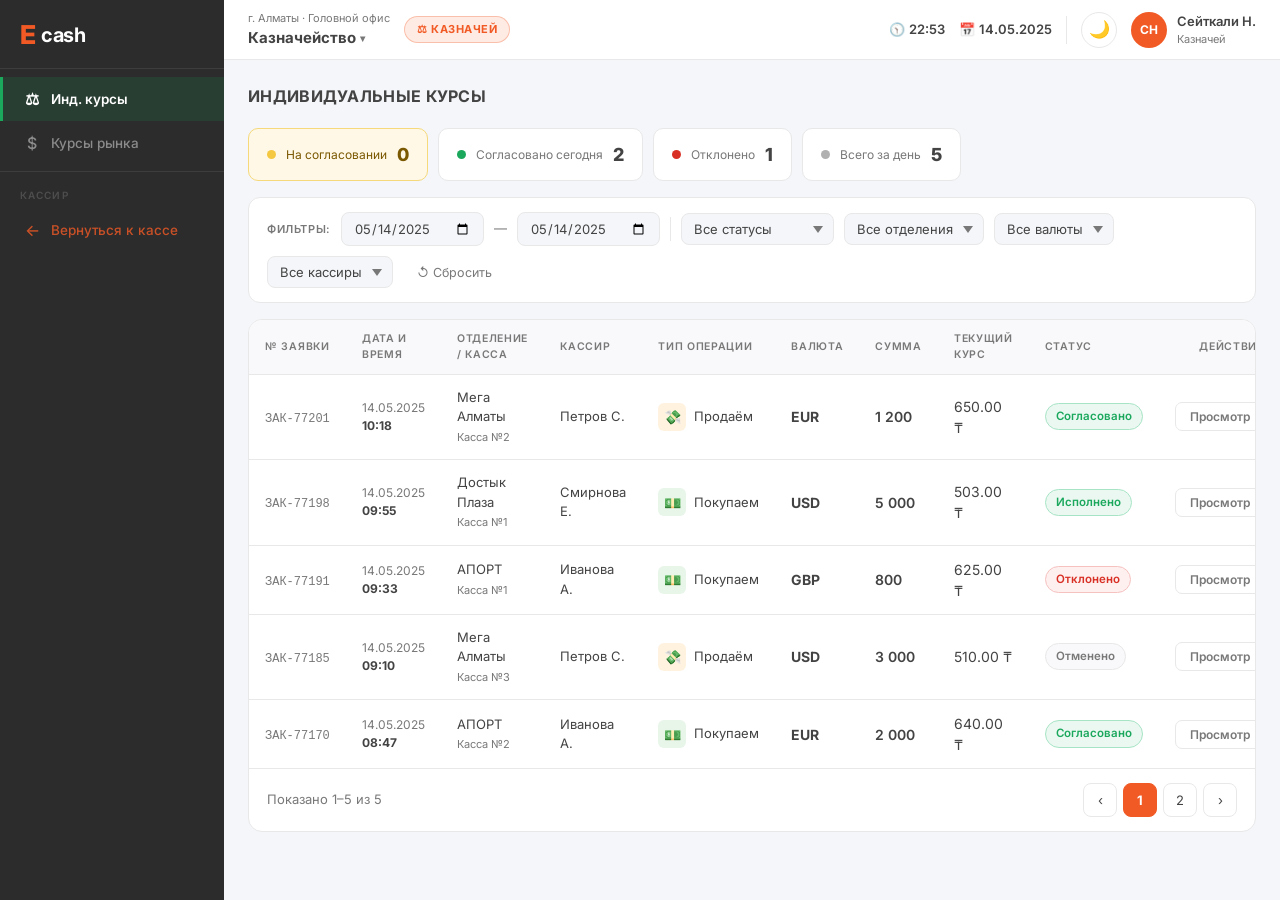
<file: treasury.html>
<!DOCTYPE html>
<html lang="ru" data-theme="light">
<head>
<meta charset="UTF-8">
<meta name="viewport" content="width=device-width, initial-scale=1.0">
<title>Ecash — Казначей · Индивидуальные курсы</title>
<link rel="preconnect" href="https://fonts.googleapis.com">
<link href="https://fonts.googleapis.com/css2?family=Inter:wght@400;500;600;700;800&display=swap" rel="stylesheet">
<link rel="stylesheet" href="shared.css">
<style>
.role-chip { display:inline-flex; align-items:center; gap:6px; padding:4px 12px; background:rgba(241,90,37,.12); border:1px solid rgba(241,90,37,.3); border-radius:20px; font-size:11px; font-weight:700; color:var(--brand); text-transform:uppercase; letter-spacing:.5px; }

.filters { display:flex; gap:10px; align-items:center; flex-wrap:wrap; background:var(--surface); border:1px solid var(--border); border-radius:12px; padding:14px 18px; margin-bottom:16px; }
.f-label { font-size:11px; font-weight:600; text-transform:uppercase; letter-spacing:.6px; color:var(--text-mid); white-space:nowrap; }
.f-sel { padding:7px 30px 7px 12px; border:1.5px solid var(--border); border-radius:8px; font-family:inherit; font-size:13px; color:var(--text); background:var(--bg); outline:none; cursor:pointer; appearance:none; background-image:url("data:image/svg+xml,%3Csvg xmlns='http://www.w3.org/2000/svg' width='10' height='7' viewBox='0 0 10 7'%3E%3Cpath fill='%23787878' d='M5 7L0 0h10z'/%3E%3C/svg%3E"); background-repeat:no-repeat; background-position:right 10px center; transition:border-color .13s; }
.f-sel:focus { border-color:var(--text); }
.f-inp { padding:7px 12px; border:1.5px solid var(--border); border-radius:8px; font-family:inherit; font-size:13px; color:var(--text); background:var(--bg); outline:none; transition:border-color .13s; }
.f-inp:focus { border-color:var(--text); }
.f-sep { width:1px; height:24px; background:var(--border); }
.btn-reset { padding:7px 14px; border:none; background:none; font-family:inherit; font-size:12.5px; color:var(--text-mid); cursor:pointer; border-radius:8px; transition:all .13s; }
.btn-reset:hover { background:var(--surface-2); color:var(--text); }

.stats-row { display:flex; gap:10px; margin-bottom:16px; flex-wrap:wrap; }
.stat-card { display:flex; align-items:center; gap:10px; padding:12px 18px; background:var(--surface); border:1px solid var(--border); border-radius:10px; }
.stat-dot { width:9px; height:9px; border-radius:50%; flex-shrink:0; }
.stat-label { font-size:12px; color:var(--text-mid); }
.stat-val { font-size:18px; font-weight:800; color:var(--text); margin-left:auto; }
.stat-card.highlight { border-color:var(--warning-border); background:var(--warning-bg); }
.stat-card.highlight .stat-dot { animation:blink 1.5s infinite; }
@keyframes blink{0%,100%{opacity:1}50%{opacity:.3}}
.stat-card.highlight .stat-label { color:var(--warning-text); }
.stat-card.highlight .stat-val { color:var(--warning-text); }

.new-badge { font-size:10px; font-weight:700; background:var(--brand); color:white; padding:2px 7px; border-radius:10px; margin-left:4px; }

.tbl-actions { display:flex; gap:8px; }
.btn-review { padding:6px 14px; border:1.5px solid var(--brand); background:transparent; color:var(--brand); border-radius:7px; font-family:inherit; font-size:12px; font-weight:600; cursor:pointer; transition:all .13s; white-space:nowrap; }
.btn-review:hover { background:var(--brand); color:white; }
.btn-view { padding:6px 14px; border:1.5px solid var(--border); background:transparent; color:var(--text-mid); border-radius:7px; font-family:inherit; font-size:12px; font-weight:600; cursor:pointer; transition:all .13s; }
.btn-view:hover { border-color:var(--text); color:var(--text); }

.op-type-cell { display:flex; align-items:center; gap:8px; }
.op-icon { width:28px; height:28px; border-radius:6px; display:flex; align-items:center; justify-content:center; font-size:14px; flex-shrink:0; }
.op-buy-bg { background:#E8F5E9; }
.op-sell-bg { background:#FFF3E0; }
.req-num { font-family:'Courier New',monospace; font-size:12px; color:var(--text-mid); }

.live-row { background:rgba(241,90,37,.04) !important; }
.live-row td:first-child { border-left:3px solid var(--brand); }

.pagination { display:flex; align-items:center; justify-content:space-between; padding:14px 18px; border-top:1px solid var(--border); }
.pg-info { font-size:13px; color:var(--text-mid); }
.pg-btns { display:flex; gap:6px; }
.pg-btn { width:34px; height:34px; border:1.5px solid var(--border); background:var(--surface); border-radius:8px; font-family:inherit; font-size:13px; color:var(--text); cursor:pointer; display:flex; align-items:center; justify-content:center; transition:all .13s; }
.pg-btn.active { background:var(--brand); border-color:var(--brand); color:white; font-weight:700; }
.pg-btn:hover:not(.active) { border-color:var(--text); }
</style>
</head>
<body>

<div class="sidebar-overlay" id="overlay" onclick="closeSidebar()"></div>
<aside class="sidebar" id="sidebar">
  <div class="logo"><span class="logo-mark">E</span><span class="logo-name">cash</span></div>
  <nav class="nav">
    <div class="nav-item active" style="border-left-color:#1BA85D;background:rgba(27,168,93,.15);color:#fff"><span class="nav-icon">⚖</span><span class="nav-label">Инд. курсы</span><span class="nav-badge" id="pending-badge" style="background:#1BA85D">1</span></div>
    <div class="nav-item" style="color:rgba(255,255,255,.45)"><span class="nav-icon">$</span><span class="nav-label">Курсы рынка</span></div>
    <div class="nav-section nav-section-role">Кассир</div>
    <div class="nav-item" onclick="if(window.opener){window.opener.focus()}else{window.open('index.html','_self')}" style="color:rgba(241,90,37,.8)"><span class="nav-icon">←</span><span class="nav-label">Вернуться к кассе</span></div>
  </nav>
</aside>

<div class="main">
  <header class="header">
    <button class="hamburger" onclick="toggleSidebar()">☰</button>
    <div class="header-branch">
      <span class="header-location">г. Алматы · Головной офис</span>
      <span class="header-cashier">Казначейство <span class="caret">▾</span></span>
    </div>
    <div class="role-chip">⚖ Казначей</div>
    <div class="header-right">
      <span class="header-meta">🕥 <strong id="hdr-time">10:30</strong></span>
      <span class="header-meta">📅 <strong>14.05.2025</strong></span>
      <div class="h-div"></div>
      <button class="btn-theme" onclick="toggleTheme()" id="btn-theme">🌙</button>
      <div class="header-user">
        <div class="avatar" style="background:var(--brand)">СН</div>
        <div><div class="user-name">Сейткали Н.</div><div class="user-role">Казначей</div></div>
      </div>
    </div>
  </header>

  <div class="content">
    <div class="page-head">
      <h1 class="page-title">Индивидуальные курсы</h1>
    </div>

    <!-- Статистика -->
    <div class="stats-row" id="stats-row">
      <div class="stat-card highlight">
        <div class="stat-dot" style="background:#F5C842"></div>
        <span class="stat-label">На согласовании</span>
        <span class="stat-val" id="cnt-pending">—</span>
      </div>
      <div class="stat-card">
        <div class="stat-dot" style="background:var(--success)"></div>
        <span class="stat-label">Согласовано сегодня</span>
        <span class="stat-val" id="cnt-approved">—</span>
      </div>
      <div class="stat-card">
        <div class="stat-dot" style="background:var(--danger)"></div>
        <span class="stat-label">Отклонено</span>
        <span class="stat-val" id="cnt-rejected">—</span>
      </div>
      <div class="stat-card">
        <div class="stat-dot" style="background:var(--text-light)"></div>
        <span class="stat-label">Всего за день</span>
        <span class="stat-val" id="cnt-total">—</span>
      </div>
    </div>

    <!-- Фильтры -->
    <div class="filters">
      <span class="f-label">Фильтры:</span>
      <input class="f-inp" type="date" id="f-from" value="2025-05-14">
      <span style="color:var(--text-mid);font-size:13px">—</span>
      <input class="f-inp" type="date" id="f-to" value="2025-05-14">
      <div class="f-sep"></div>
      <select class="f-sel" id="f-status" onchange="applyFilters()">
        <option value="">Все статусы</option>
        <option value="pending">На согласовании</option>
        <option value="approved">Согласовано</option>
        <option value="rejected">Отклонено</option>
        <option value="cancelled">Отменено</option>
        <option value="executed">Исполнено</option>
      </select>
      <select class="f-sel" id="f-branch" onchange="applyFilters()">
        <option value="">Все отделения</option>
        <option>АПОРТ</option>
        <option>Мега Алматы</option>
        <option>Достык Плаза</option>
      </select>
      <select class="f-sel" id="f-cur" onchange="applyFilters()">
        <option value="">Все валюты</option>
        <option>USD</option><option>EUR</option><option>RUB</option>
        <option>CNY</option><option>GBP</option>
      </select>
      <select class="f-sel" id="f-cashier" onchange="applyFilters()">
        <option value="">Все кассиры</option>
        <option>Иванова А.</option>
        <option>Петров С.</option>
        <option>Смирнова Е.</option>
      </select>
      <button class="btn-reset" onclick="resetFilters()">↺ Сбросить</button>
    </div>

    <!-- Таблица -->
    <div class="table-wrap">
      <table class="data-table" style="min-width:900px">
        <thead>
          <tr>
            <th>№ заявки</th>
            <th>Дата и время</th>
            <th>Отделение / Касса</th>
            <th>Кассир</th>
            <th>Тип операции</th>
            <th>Валюта</th>
            <th>Сумма</th>
            <th>Текущий курс</th>
            <th>Статус</th>
            <th style="text-align:right">Действия</th>
          </tr>
        </thead>
        <tbody id="tbl-body">
        </tbody>
      </table>
      <div class="pagination">
        <span class="pg-info" id="pg-info">—</span>
        <div class="pg-btns">
          <button class="pg-btn">‹</button>
          <button class="pg-btn active">1</button>
          <button class="pg-btn">2</button>
          <button class="pg-btn">›</button>
        </div>
      </div>
    </div>
  </div>
</div>

<script>
(function(){
  const t=localStorage.getItem('ecash-theme')||'light';
  document.documentElement.dataset.theme=t;
  document.getElementById('btn-theme').textContent=t==='dark'?'☀️':'🌙';
  document.getElementById('hdr-time').textContent=new Date().toLocaleTimeString('ru-RU',{hour:'2-digit',minute:'2-digit'});
})();
function toggleTheme(){ const d=document.documentElement.dataset.theme==='dark'; document.documentElement.dataset.theme=d?'light':'dark'; document.getElementById('btn-theme').textContent=d?'🌙':'☀️'; localStorage.setItem('ecash-theme',d?'light':'dark'); }
function toggleSidebar(){ document.getElementById('sidebar').classList.toggle('mobile-open'); document.getElementById('overlay').classList.toggle('show'); }
function closeSidebar(){ document.getElementById('sidebar').classList.remove('mobile-open'); document.getElementById('overlay').classList.remove('show'); }

const STATUS_CFG={
  pending:{cls:'badge-pending',label:'На согласовании'},
  approved:{cls:'badge-approved',label:'Согласовано'},
  rejected:{cls:'badge-rejected',label:'Отклонено'},
  cancelled:{cls:'badge-cancelled',label:'Отменено'},
  executed:{cls:'badge-executed',label:'Исполнено'}
};
const TYPE_ICONS={'buy-cur':'💵','sell-cur':'💸','buy-gold':'🥇','sell-gold':'🏅'};
const TYPE_CLS={'buy-cur':'op-buy-bg','sell-cur':'op-sell-bg','buy-gold':'op-buy-bg','sell-gold':'op-sell-bg'};
const TYPE_LABELS={'buy-cur':'Покупаем','sell-cur':'Продаём','buy-gold':'Покупаем золото','sell-gold':'Продаём золото'};

function fmt(n){ return parseFloat(n||0).toLocaleString('ru-RU',{minimumFractionDigits:2,maximumFractionDigits:2}); }

// Static sample data
const SAMPLE=[
  {num:'ЗАК-77201',date:'14.05.2025',time:'10:18',branch:'Мега Алматы',desk:'Касса №2',cashier:'Петров С.',type:'sell-cur',cur:'EUR',amount:'1 200',rate:'650.00',status:'approved',isLive:false},
  {num:'ЗАК-77198',date:'14.05.2025',time:'09:55',branch:'Достык Плаза',desk:'Касса №1',cashier:'Смирнова Е.',type:'buy-cur',cur:'USD',amount:'5 000',rate:'503.00',status:'executed',isLive:false},
  {num:'ЗАК-77191',date:'14.05.2025',time:'09:33',branch:'АПОРТ',desk:'Касса №1',cashier:'Иванова А.',type:'buy-cur',cur:'GBP',amount:'800',rate:'625.00',status:'rejected',isLive:false},
  {num:'ЗАК-77185',date:'14.05.2025',time:'09:10',branch:'Мега Алматы',desk:'Касса №3',cashier:'Петров С.',type:'sell-cur',cur:'USD',amount:'3 000',rate:'510.00',status:'cancelled',isLive:false},
  {num:'ЗАК-77170',date:'14.05.2025',time:'08:47',branch:'АПОРТ',desk:'Касса №2',cashier:'Иванова А.',type:'buy-cur',cur:'EUR',amount:'2 000',rate:'640.00',status:'approved',isLive:false},
];

let allData=[];
let filtered=[];

function buildData(){
  allData=[];
  // Live pending request
  const reqStr=localStorage.getItem('ecash-rate-req');
  if(reqStr){
    try{
      const r=JSON.parse(reqStr);
      let liveStatus='pending';
      const decStr=localStorage.getItem('ecash-rate-decision');
      if(decStr){
        try{ const dec=JSON.parse(decStr); liveStatus=dec.action==='approve'?'approved':'rejected'; }catch(e){}
      }
      allData.push({
        num:r.num, date:r.date, time:r.time,
        branch:r.branch, desk:r.desk, cashier:r.cashier,
        type:r.type, cur:r.cur, amount:r.amount,
        rate:parseFloat(r.stdRate||0).toFixed(2),
        status:liveStatus, isLive:true
      });
    }catch(e){}
  }
  // Completed operations from ops log (individual rate only)
  try{
    const opsLog=JSON.parse(localStorage.getItem('ecash-ops-log')||'[]');
    opsLog.filter(op=>op.custom).forEach(op=>{
      const parts=(op.dt||'').split(', ');
      allData.push({
        num:op.reqId||op.id,
        date:parts[0]||op.dt,
        time:parts[1]||'',
        branch:op.branch||'АПОРТ',
        desk:op.desk||'Касса №1',
        cashier:op.cashier||'Иванова А.',
        type:op.type, cur:op.cur, amount:op.amount,
        rate:parseFloat(op.rate||0).toFixed(2),
        status:'executed', isLive:false
      });
    });
  }catch(e){}
  allData=[...allData,...SAMPLE];
}

function renderTable(data){
  const body=document.getElementById('tbl-body');
  if(!data.length){
    body.innerHTML='<tr><td colspan="10" style="text-align:center;padding:32px;color:var(--text-mid)">Заявки не найдены</td></tr>';
    return;
  }
  body.innerHTML=data.map(r=>{
    const sc=STATUS_CFG[r.status]||STATUS_CFG.pending;
    const canReview=r.status==='pending';
    const params=r.isLive?'?from=treasury&live=1':'?num='+r.num+'&type='+r.type+'&cur='+r.cur+'&amount='+r.amount+'&rate='+r.rate+'&branch='+encodeURIComponent(r.branch)+'&cashier='+encodeURIComponent(r.cashier)+'&desk='+encodeURIComponent(r.desk)+'&date='+r.date+'&time='+r.time+'&status='+r.status;
    return `<tr class="${r.isLive?'live-row':''}">
      <td>
        <span class="req-num">${r.num}</span>
        ${r.isLive?'<span class="new-badge">NEW</span>':''}
      </td>
      <td style="font-size:12px;color:var(--text-mid)">${r.date}<br><strong style="color:var(--text)">${r.time}</strong></td>
      <td style="font-size:13px">${r.branch}<br><span style="color:var(--text-mid);font-size:11px">${r.desk}</span></td>
      <td style="font-size:13px">${r.cashier}</td>
      <td><div class="op-type-cell"><div class="op-icon ${TYPE_CLS[r.type]||''}">${TYPE_ICONS[r.type]||'↔'}</div><span style="font-size:13px">${TYPE_LABELS[r.type]||r.type}</span></div></td>
      <td style="font-weight:700">${r.cur}</td>
      <td style="font-weight:600">${r.amount}</td>
      <td>${r.rate} ₸</td>
      <td><span class="badge ${sc.cls}">${sc.label}</span></td>
      <td style="text-align:right">
        <div class="tbl-actions" style="justify-content:flex-end">
          ${canReview?`<button class="btn-review" onclick="openCard('${params}')">Рассмотреть →</button>`:''}
          ${!canReview?`<button class="btn-view" onclick="openCard('${params}')">Просмотр</button>`:''}
        </div>
      </td>
    </tr>`;
  }).join('');
}

function openCard(params){
  location.href='treasury-card.html'+params;
}

function updateStats(data){
  document.getElementById('cnt-pending').textContent=data.filter(r=>r.status==='pending').length;
  document.getElementById('cnt-approved').textContent=data.filter(r=>r.status==='approved').length;
  document.getElementById('cnt-rejected').textContent=data.filter(r=>r.status==='rejected').length;
  document.getElementById('cnt-total').textContent=data.length;
  const pendingCount=data.filter(r=>r.status==='pending').length;
  document.getElementById('pending-badge').textContent=pendingCount;
  document.getElementById('pending-badge').style.display=pendingCount>0?'':'none';
}

function applyFilters(){
  const st=document.getElementById('f-status').value;
  const br=document.getElementById('f-branch').value;
  const cur=document.getElementById('f-cur').value;
  const cs=document.getElementById('f-cashier').value;
  filtered=allData.filter(r=>{
    if(st && r.status!==st) return false;
    if(br && r.branch!==br) return false;
    if(cur && r.cur!==cur) return false;
    if(cs && r.cashier!==cs) return false;
    return true;
  });
  renderTable(filtered);
  updateStats(allData);
  document.getElementById('pg-info').textContent='Показано 1–'+Math.min(10,filtered.length)+' из '+filtered.length;
}

function resetFilters(){
  document.getElementById('f-status').value='';
  document.getElementById('f-branch').value='';
  document.getElementById('f-cur').value='';
  document.getElementById('f-cashier').value='';
  filtered=[...allData];
  renderTable(filtered);
  document.getElementById('pg-info').textContent='Показано 1–'+Math.min(10,filtered.length)+' из '+filtered.length;
}

window.onload=function(){
  buildData();
  filtered=[...allData];
  renderTable(filtered);
  updateStats(allData);
  document.getElementById('pg-info').textContent='Показано 1–'+Math.min(10,filtered.length)+' из '+filtered.length;
};
</script>
</body>
</html>
</file>
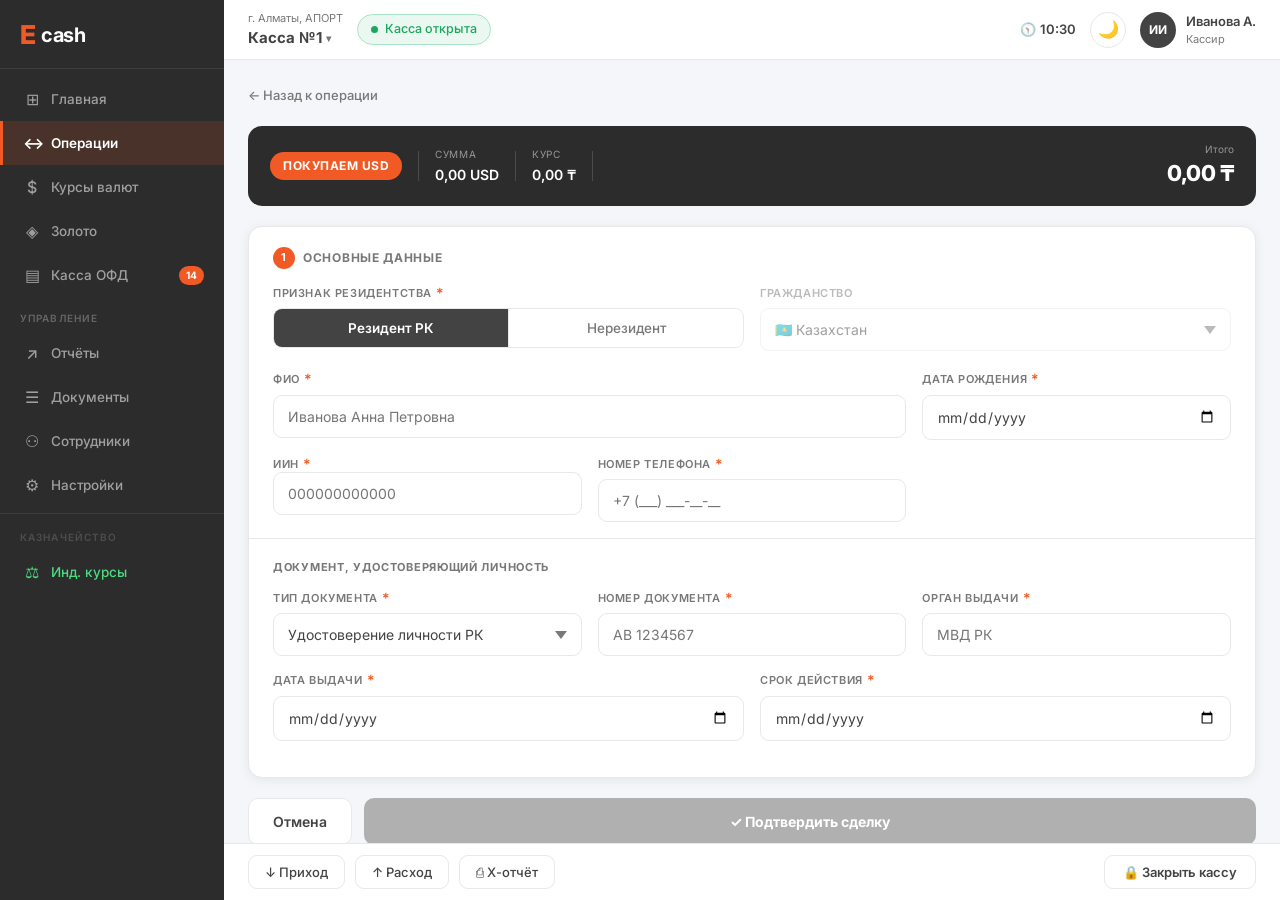
<file: prototype/client-card.html>
<!DOCTYPE html>
<html lang="ru" data-theme="light">
<head>
<meta charset="UTF-8">
<meta name="viewport" content="width=device-width, initial-scale=1.0">
<title>Ecash — Карточка клиента</title>
<link rel="preconnect" href="https://fonts.googleapis.com">
<link href="https://fonts.googleapis.com/css2?family=Inter:wght@400;500;600;700;800&display=swap" rel="stylesheet">
<link rel="stylesheet" href="shared.css">
<style>
/* DEAL SUMMARY */
.deal-bar {
  display: flex; align-items: center; gap: 16px; flex-wrap: wrap;
  background: var(--sidebar-bg); color: white;
  border-radius: 14px; padding: 16px 22px; margin-bottom: 20px;
}
.deal-badge { background: var(--brand); color: white; font-size: 12px; font-weight: 700; padding: 5px 13px; border-radius: 20px; text-transform: uppercase; letter-spacing: 0.5px; }
.deal-sep { width: 1px; height: 30px; background: rgba(255,255,255,0.15); }
.deal-field { display: flex; flex-direction: column; gap: 2px; }
.deal-field-label { font-size: 10px; color: rgba(255,255,255,0.5); text-transform: uppercase; letter-spacing: 0.7px; }
.deal-field-value { font-size: 14px; font-weight: 600; }
.deal-total { margin-left: auto; text-align: right; }
.deal-total-label { font-size: 10px; color: rgba(255,255,255,0.5); }
.deal-total-amount { font-size: 22px; font-weight: 800; letter-spacing: -0.5px; }
.deal-custom-badge { display: inline-flex; align-items: center; gap: 5px; padding: 3px 9px; background: rgba(241,90,37,0.25); border: 1px solid var(--brand); border-radius: 20px; font-size: 11px; font-weight: 600; color: var(--brand); }

/* HIGH AMOUNT */
.amount-notice { display: none; align-items: center; gap: 10px; padding: 12px 16px; background: var(--warning-bg); border: 1.5px solid var(--warning-border); border-radius: 10px; margin-bottom: 16px; font-size: 13px; font-weight: 500; color: var(--warning-text); }
.amount-notice.show { display: flex; }

/* SECTION TITLES */
.section-title { font-size: 12px; font-weight: 700; text-transform: uppercase; letter-spacing: 0.7px; color: var(--text-mid); margin-bottom: 16px; display: flex; align-items: center; gap: 8px; }
.section-num { width: 22px; height: 22px; border-radius: 50%; background: var(--brand); color: white; font-size: 11px; font-weight: 700; display: flex; align-items: center; justify-content: center; }

/* ADDRESS BLOCK */
.address-block { max-height: 0; overflow: hidden; transition: max-height 0.4s ease, opacity 0.3s; opacity: 0; }
.address-block.open { max-height: 1000px; opacity: 1; }

/* SUBMIT */
.submit-row { display: flex; gap: 12px; margin-top: 4px; }

/* SUCCESS SCREEN */
.success-screen { display: none; flex-direction: column; align-items: center; justify-content: center; flex: 1; padding: 40px; text-align: center; }
.success-screen.show { display: flex; }
.success-icon { font-size: 64px; margin-bottom: 20px; }
.success-title { font-size: 24px; font-weight: 800; color: var(--success); margin-bottom: 10px; }
.success-sub { font-size: 15px; color: var(--text-mid); margin-bottom: 8px; }
.success-actions { margin-top: 28px; display: flex; gap: 12px; }

/* Receipt preview */
.receipt { background: var(--surface); border: 1px solid var(--border); border-radius: 12px; padding: 20px; max-width: 340px; margin: 20px auto 0; text-align: left; font-size: 13px; }
.receipt-title { font-weight: 700; text-align: center; margin-bottom: 14px; font-size: 14px; }
.receipt-row { display: flex; justify-content: space-between; padding: 5px 0; border-bottom: 1px dashed var(--border); }
.receipt-row:last-child { border-bottom: none; font-weight: 700; }

/* FIELD VALIDATION INDICATOR */
.form-input.valid { border-color: var(--success); }
</style>
</head>
<body>

<div class="sidebar-overlay" id="overlay" onclick="closeSidebar()"></div>

<aside class="sidebar" id="sidebar">
  <div class="logo"><span class="logo-mark">E</span><span class="logo-name">cash</span></div>
  <nav class="nav">
    <div class="nav-item" onclick="location.href='index.html'"><span class="nav-icon">⊞</span><span class="nav-label">Главная</span></div>
    <div class="nav-item active"><span class="nav-icon">↔</span><span class="nav-label">Операции</span></div>
    <div class="nav-item"><span class="nav-icon">$</span><span class="nav-label">Курсы валют</span></div>
    <div class="nav-item"><span class="nav-icon">◈</span><span class="nav-label">Золото</span></div>
    <div class="nav-item"><span class="nav-icon">▤</span><span class="nav-label">Касса ОФД</span><span class="nav-badge">14</span></div>
    <div class="nav-section">Управление</div>
    <div class="nav-item"><span class="nav-icon">↗</span><span class="nav-label">Отчёты</span></div>
    <div class="nav-item"><span class="nav-icon">☰</span><span class="nav-label">Документы</span></div>
    <div class="nav-item"><span class="nav-icon">⚇</span><span class="nav-label">Сотрудники</span></div>
    <div class="nav-item"><span class="nav-icon">⚙</span><span class="nav-label">Настройки</span></div>
    <div class="nav-section nav-section-role">Казначейство</div>
    <div class="nav-item nav-treasury" onclick="window.open('treasury.html','treasury_window','width=1280,height=900')"><span class="nav-icon">⚖</span><span class="nav-label">Инд. курсы</span></div>
  </nav>
</aside>

<div class="main">
  <header class="header">
    <button class="hamburger" onclick="toggleSidebar()">☰</button>
    <div class="header-branch">
      <span class="header-location">г. Алматы, АПОРТ</span>
      <span class="header-cashier">Касса №1 <span class="caret">▾</span></span>
    </div>
    <div class="status-pill"><span class="status-dot"></span><span>Касса открыта</span></div>
    <div class="header-right">
      <span class="header-meta">🕥 <strong>10:30</strong></span>
      <button class="btn-theme" onclick="toggleTheme()" id="btn-theme">🌙</button>
      <div class="header-user">
        <div class="avatar">ИИ</div>
        <div><div class="user-name">Иванова А.</div><div class="user-role">Кассир</div></div>
      </div>
    </div>
  </header>

  <!-- FORM CONTENT -->
  <div class="content" id="form-content">
    <div class="back-link" onclick="history.back()">← Назад к операции</div>

    <!-- Deal summary bar -->
    <div class="deal-bar" id="deal-bar">
      <div class="deal-badge" id="db-type">Покупаем USD</div>
      <div class="deal-sep"></div>
      <div class="deal-field"><div class="deal-field-label">Сумма</div><div class="deal-field-value" id="db-amount">—</div></div>
      <div class="deal-sep"></div>
      <div class="deal-field"><div class="deal-field-label">Курс</div><div class="deal-field-value" id="db-rate">—</div></div>
      <div class="deal-sep"></div>
      <div id="db-custom-wrap" style="display:none"><div class="deal-custom-badge">⭐ Индивидуальный курс</div></div>
      <div class="deal-total"><div class="deal-total-label">Итого</div><div class="deal-total-amount" id="db-total">—</div></div>
    </div>

    <!-- High amount warning -->
    <div class="amount-notice" id="amount-notice">
      ⚠️ Сумма сделки ≥ 500 000 ₸ — необходимо указать адрес клиента
    </div>

    <!-- SECTION 1: Резидентство -->
    <div class="card">
      <div class="section-title"><span class="section-num">1</span> Основные данные</div>

      <div class="form-grid-2" style="margin-bottom:20px">
        <div class="form-group">
          <label class="form-label">Признак резидентства <span class="req">*</span></label>
          <div class="toggle-group">
            <button class="toggle-opt active" id="tog-resident" onclick="setResidency('resident')">Резидент РК</button>
            <button class="toggle-opt" id="tog-nonresident" onclick="setResidency('nonresident')">Нерезидент</button>
          </div>
        </div>
        <div class="form-group" id="group-citizenship">
          <label class="form-label">Гражданство <span class="req" id="req-citizenship" style="display:none">*</span></label>
          <select class="form-select" id="sel-citizenship" onchange="validate()">
            <option value="KZ">🇰🇿 Казахстан</option>
            <option value="RU">🇷🇺 Россия</option>
            <option value="KG">🇰🇬 Кыргызстан</option>
            <option value="UZ">🇺🇿 Узбекистан</option>
            <option value="UA">🇺🇦 Украина</option>
            <option value="US">🇺🇸 США</option>
            <option value="DE">🇩🇪 Германия</option>
            <option value="GB">🇬🇧 Великобритания</option>
            <option value="TR">🇹🇷 Турция</option>
            <option value="CN">🇨🇳 Китай</option>
            <option value="OTHER">Другое</option>
          </select>
        </div>
      </div>

      <div class="form-grid-3">
        <div class="form-group span-2">
          <label class="form-label">ФИО <span class="req">*</span></label>
          <input class="form-input" id="inp-fio" type="text" placeholder="Иванова Анна Петровна" oninput="validate()">
        </div>
        <div class="form-group">
          <label class="form-label">Дата рождения <span class="req">*</span></label>
          <input class="form-input" id="inp-dob" type="date" onchange="validate()">
        </div>
      </div>

      <div class="form-grid-3">
        <div class="form-group" id="group-iin">
          <label class="form-label">ИИН <span class="req">*</span></label>
          <input class="form-input" id="inp-iin" type="text" placeholder="000000000000" maxlength="12" oninput="validate()">
        </div>
        <div class="form-group">
          <label class="form-label">Номер телефона <span class="req">*</span></label>
          <input class="form-input" id="inp-phone" type="tel" placeholder="+7 (___) ___-__-__" oninput="validate()">
        </div>
      </div>

      <div class="card-sep"></div>
      <div class="section-title" style="margin-bottom:14px;font-size:11px">Документ, удостоверяющий личность</div>

      <div class="form-grid-3">
        <div class="form-group">
          <label class="form-label">Тип документа <span class="req">*</span></label>
          <select class="form-select" id="sel-doc-type" onchange="validate()">
            <option value="ID_RK">Удостоверение личности РК</option>
            <option value="PASS_RK">Паспорт гражданина РК</option>
            <option value="RESID">Вид на жительство</option>
            <option value="STATELESS">Паспорт лица без гражданства</option>
          </select>
        </div>
        <div class="form-group">
          <label class="form-label">Номер документа <span class="req">*</span></label>
          <input class="form-input" id="inp-doc-num" type="text" placeholder="AB 1234567" oninput="validate()">
        </div>
        <div class="form-group">
          <label class="form-label">Орган выдачи <span class="req">*</span></label>
          <input class="form-input" id="inp-issuer" type="text" placeholder="МВД РК" oninput="validate()">
        </div>
      </div>

      <div class="form-grid-2">
        <div class="form-group">
          <label class="form-label">Дата выдачи <span class="req">*</span></label>
          <input class="form-input" id="inp-issue-date" type="date" onchange="validate()">
        </div>
        <div class="form-group">
          <label class="form-label">Срок действия <span class="req">*</span></label>
          <input class="form-input" id="inp-expire-date" type="date" onchange="validate()">
        </div>
      </div>
    </div>

    <!-- SECTION 2: Address (≥ 500k) -->
    <div class="address-block" id="address-block">
      <div class="card">
        <div class="section-title"><span class="section-num">2</span> Адрес клиента <span style="font-size:10px;color:var(--brand);margin-left:6px;font-weight:500;text-transform:none;letter-spacing:0">обязательно при сумме ≥ 500 000 ₸</span></div>

        <div class="form-grid-3">
          <div class="form-group">
            <label class="form-label">Страна <span class="req">*</span></label>
            <select class="form-select" id="addr-country" onchange="validate()">
              <option value="KZ">Казахстан</option>
              <option value="RU">Россия</option>
              <option value="OTHER">Другое</option>
            </select>
          </div>
          <div class="form-group">
            <label class="form-label">Область / Регион <span class="req">*</span></label>
            <select class="form-select" id="addr-region" onchange="validate()">
              <option value="">— Выберите —</option>
              <option>Алматы (город)</option>
              <option>Алматинская область</option>
              <option>Астана (город)</option>
              <option>Актюбинская область</option>
              <option>Атырауская область</option>
              <option>Карагандинская область</option>
              <option>Мангистауская область</option>
              <option>Павлодарская область</option>
              <option>Шымкент (город)</option>
            </select>
          </div>
          <div class="form-group">
            <label class="form-label">Почтовый индекс <span class="req">*</span></label>
            <input class="form-input" id="addr-zip" type="text" placeholder="050000" maxlength="6" oninput="validate()">
          </div>
        </div>

        <div class="form-grid-2">
          <div class="form-group">
            <label class="form-label">Город <span class="req">*</span></label>
            <input class="form-input" id="addr-city" type="text" placeholder="Алматы" oninput="validate()">
          </div>
          <div class="form-group">
            <label class="form-label">Посёлок / Район</label>
            <input class="form-input" id="addr-district" type="text" placeholder="Не указан">
          </div>
        </div>

        <div class="form-grid-4">
          <div class="form-group span-2">
            <label class="form-label">Улица / Микрорайон <span class="req">*</span></label>
            <input class="form-input" id="addr-street" type="text" placeholder="ул. Абая" oninput="validate()">
          </div>
          <div class="form-group">
            <label class="form-label">Дом <span class="req">*</span></label>
            <input class="form-input" id="addr-house" type="text" placeholder="15" oninput="validate()">
          </div>
          <div class="form-group">
            <label class="form-label">Квартира</label>
            <input class="form-input" id="addr-apt" type="text" placeholder="12">
          </div>
        </div>
      </div>
    </div>

    <!-- Submit row -->
    <div class="submit-row">
      <button class="btn-secondary" onclick="history.back()">Отмена</button>
      <button class="btn-primary" id="btn-confirm" style="flex:1" disabled onclick="confirmDeal()">
        ✓ Подтвердить сделку
      </button>
    </div>
  </div>

  <!-- SUCCESS SCREEN -->
  <div class="success-screen" id="success-screen">
    <div class="success-icon">✅</div>
    <div class="success-title">Сделка оформлена</div>
    <div class="success-sub" id="suc-desc">Операция успешно зарегистрирована</div>
    <div class="success-sub" style="font-size:12px;color:var(--text-light)" id="suc-meta"></div>
    <div class="receipt" id="receipt">
      <div class="receipt-title">Фискальный чек Ecash</div>
      <div class="receipt-row"><span>Операция</span><span id="r-type">—</span></div>
      <div class="receipt-row"><span>Валюта</span><span id="r-cur">—</span></div>
      <div class="receipt-row"><span>Сумма</span><span id="r-amount">—</span></div>
      <div class="receipt-row"><span>Курс</span><span id="r-rate">—</span></div>
      <div class="receipt-row"><span>Кассир</span><span>Иванова А.</span></div>
      <div class="receipt-row"><span>Дата/время</span><span id="r-dt">—</span></div>
      <div class="receipt-row"><span><strong>ИТОГО</strong></span><span id="r-total"><strong>—</strong></span></div>
    </div>
    <div class="success-actions">
      <button class="btn-secondary" onclick="location.href='operations.html'">📋 Журнал операций</button>
      <button class="btn-primary" onclick="location.href='index.html'">Новая операция</button>
    </div>
  </div>

  <footer class="footer">
    <button class="btn-foot">↓ Приход</button>
    <button class="btn-foot">↑ Расход</button>
    <button class="btn-foot">⎙ Х-отчёт</button>
    <div class="footer-space"></div>
    <button class="btn-close-cashier">🔒 Закрыть кассу</button>
  </footer>
</div>

<script>
(function(){
  const t=localStorage.getItem('ecash-theme')||'light';
  document.documentElement.dataset.theme=t;
  document.getElementById('btn-theme').textContent=t==='dark'?'☀️':'🌙';
})();
function toggleTheme(){
  const d=document.documentElement.dataset.theme==='dark';
  document.documentElement.dataset.theme=d?'light':'dark';
  document.getElementById('btn-theme').textContent=d?'🌙':'☀️';
  localStorage.setItem('ecash-theme',d?'light':'dark');
}
function toggleSidebar(){ document.getElementById('sidebar').classList.toggle('mobile-open'); document.getElementById('overlay').classList.toggle('show'); }
function closeSidebar(){ document.getElementById('sidebar').classList.remove('mobile-open'); document.getElementById('overlay').classList.remove('show'); }

const TYPE_LABELS={'buy-cur':'Покупаем','sell-cur':'Продаём','buy-gold':'Покупаем','sell-gold':'Продаём'};
let isHighAmount=false;
let residency='resident';
let params={};

function fmt(n){ return parseFloat(n||0).toLocaleString('ru-RU',{minimumFractionDigits:2,maximumFractionDigits:2}); }

function setResidency(type){
  residency=type;
  document.getElementById('tog-resident').classList.toggle('active', type==='resident');
  document.getElementById('tog-nonresident').classList.toggle('active', type==='nonresident');

  const iinGroup=document.getElementById('group-iin');
  const citizenGroup=document.getElementById('group-citizenship');
  const docSel=document.getElementById('sel-doc-type');
  const reqCit=document.getElementById('req-citizenship');

  if(type==='resident'){
    iinGroup.style.display='block';
    citizenGroup.style.opacity='0.5';
    citizenGroup.style.pointerEvents='none';
    reqCit.style.display='none';
    document.getElementById('sel-citizenship').value='KZ';
    // Resident doc types
    docSel.innerHTML=`
      <option value="ID_RK">Удостоверение личности РК</option>
      <option value="PASS_RK">Паспорт гражданина РК</option>
      <option value="RESID">Вид на жительство</option>
      <option value="STATELESS_RK">Паспорт лица без гражданства</option>
    `;
  } else {
    iinGroup.style.display='none';
    document.getElementById('inp-iin').value='';
    citizenGroup.style.opacity='1';
    citizenGroup.style.pointerEvents='auto';
    reqCit.style.display='inline';
    document.getElementById('sel-citizenship').value='';
    // Non-resident doc types
    docSel.innerHTML=`
      <option value="">— Выберите тип —</option>
      <option value="FOREIGN_PASS">Заграничный паспорт</option>
    `;
  }
  validate();
}

function validate(){
  const fio=document.getElementById('inp-fio').value.trim();
  const dob=document.getElementById('inp-dob').value;
  const iin=document.getElementById('inp-iin').value.trim();
  const phone=document.getElementById('inp-phone').value.trim();
  const docNum=document.getElementById('inp-doc-num').value.trim();
  const docType=document.getElementById('sel-doc-type').value;
  const issuer=document.getElementById('inp-issuer').value.trim();
  const issueDate=document.getElementById('inp-issue-date').value;
  const expireDate=document.getElementById('inp-expire-date').value;
  const citizenship=document.getElementById('sel-citizenship').value;

  let valid=true;
  // Common required: fio, dob, docNum, docType, issuer, issueDate, expireDate, phone
  if(!fio||!dob||!docNum||!docType||!issuer||!issueDate||!expireDate||!phone) valid=false;
  // Resident: iin required
  if(residency==='resident' && iin.length<12) valid=false;
  // Non-resident: citizenship required
  if(residency==='nonresident' && !citizenship) valid=false;

  // Address required if high amount
  if(isHighAmount){
    const region=document.getElementById('addr-region').value;
    const zip=document.getElementById('addr-zip').value.trim();
    const city=document.getElementById('addr-city').value.trim();
    const street=document.getElementById('addr-street').value.trim();
    const house=document.getElementById('addr-house').value.trim();
    if(!region||!zip||!city||!street||!house) valid=false;
  }

  document.getElementById('btn-confirm').disabled=!valid;
  return valid;
}

function confirmDeal(){
  const p=params;
  const typeLabel=TYPE_LABELS[p.t]||'Операция';
  const now=new Date();
  const dt=now.toLocaleString('ru-RU',{day:'2-digit',month:'2-digit',year:'numeric',hour:'2-digit',minute:'2-digit'});
  const receiptNum='EC-'+Math.floor(Math.random()*90000+10000);
  const fio=document.getElementById('inp-fio').value.trim();
  const iin=document.getElementById('inp-iin').value.trim();

  // Save to operations log (bug 2 fix)
  try{
    const log=JSON.parse(localStorage.getItem('ecash-ops-log')||'[]');
    log.unshift({
      id:receiptNum, dt:dt, type:p.t, cur:p.c,
      amount:p.a, rate:p.rate, total:p.total,
      custom:p.custom, cashier:'Иванова А.',
      branch:'АПОРТ', desk:'Касса №1',
      clientName:fio, clientIin:iin,
      status:'executed'
    });
    localStorage.setItem('ecash-ops-log', JSON.stringify(log.slice(0,100)));
  }catch(e){}

  // Clear rate request state now that deal is complete (bug 3 fix)
  localStorage.removeItem('ecash-rate-req');
  localStorage.removeItem('ecash-rate-decision');

  // Fill receipt
  document.getElementById('r-type').textContent=typeLabel;
  document.getElementById('r-cur').textContent=p.c;
  document.getElementById('r-amount').textContent=fmt(p.a)+' '+p.c;
  document.getElementById('r-rate').textContent=fmt(p.rate)+' ₸';
  document.getElementById('r-dt').textContent=dt;
  document.getElementById('r-total').innerHTML='<strong>'+fmt(p.total)+' ₸</strong>';

  document.getElementById('suc-desc').textContent=typeLabel+' '+p.c+' — сделка зарегистрирована в ОФД';
  document.getElementById('suc-meta').textContent='Чек №'+receiptNum+' · '+dt+' · Иванова А.';

  document.getElementById('form-content').style.display='none';
  document.getElementById('success-screen').classList.add('show');
}

window.onload=function(){
  const p=new URLSearchParams(location.search);
  params={
    t:p.get('t')||'buy-cur',
    c:p.get('c')||'USD',
    a:p.get('a')||'0',
    rate:p.get('rate')||'0',
    total:parseInt(p.get('total')||'0'),
    custom:p.get('custom')==='1'
  };

  const label=TYPE_LABELS[params.t]||'Операция';
  document.getElementById('db-type').textContent=label+' '+params.c;
  document.getElementById('db-amount').textContent=fmt(params.a)+' '+params.c;
  document.getElementById('db-rate').textContent=fmt(params.rate)+' ₸';
  document.getElementById('db-total').textContent=fmt(params.total)+' ₸';
  if(params.custom) document.getElementById('db-custom-wrap').style.display='flex';

  isHighAmount=params.total>=500000;
  if(isHighAmount){
    document.getElementById('amount-notice').classList.add('show');
    setTimeout(()=>document.getElementById('address-block').classList.add('open'),50);
  }

  // Init residency (resident by default)
  setResidency('resident');
};
</script>
</body>
</html>
</file>
<file: shared.css>
/* ===== ECASH DESIGN SYSTEM ===== */

/* LIGHT THEME (default) */
:root {
  --brand: #F15A25;
  --sidebar-bg: #2C2C2C;
  --bg: #F4F6F9;
  --surface: #FFFFFF;
  --surface-2: #F9F9FB;
  --border: #E8E8E8;
  --text: #434343;
  --text-mid: #787878;
  --text-light: #B0B0B0;
  --success: #1BA85D;
  --success-bg: #EBF8F2;
  --success-border: #A7E4C5;
  --danger: #D93025;
  --danger-bg: #FEF0EF;
  --danger-border: #F5C2C0;
  --warning-bg: #FFF8E7;
  --warning-border: #F5D97A;
  --warning-text: #7A5800;
  --info-bg: #F0F5FF;
  --info-border: #C3D4F5;
  --pending-bg: #FFF8E7;
  --pending-border: #F5D97A;
  --shadow: 0 2px 12px rgba(0,0,0,0.07);
}

/* DARK THEME */
[data-theme="dark"] {
  --bg: #111111;
  --surface: #1C1C1C;
  --surface-2: #242424;
  --border: #2E2E2E;
  --text: #EFEFEF;
  --text-mid: #909090;
  --text-light: #555555;
  --success-bg: #0D2E1A;
  --success-border: #1A5C36;
  --danger-bg: #2A0D0A;
  --danger-border: #5C1A16;
  --warning-bg: #2A1F00;
  --warning-border: #6B4E00;
  --warning-text: #F5C842;
  --info-bg: #0D1A2E;
  --info-border: #1A3A6B;
  --pending-bg: #2A1F00;
  --pending-border: #6B4E00;
  --shadow: 0 2px 12px rgba(0,0,0,0.3);
}

*, *::before, *::after { margin:0; padding:0; box-sizing:border-box; }

body {
  font-family: 'Inter', -apple-system, BlinkMacSystemFont, sans-serif;
  background: var(--bg);
  color: var(--text);
  display: flex;
  height: 100vh;
  overflow: hidden;
  font-size: 14px;
  line-height: 1.5;
  transition: background 0.2s, color 0.2s;
}

/* ===== SIDEBAR ===== */
.sidebar {
  width: 224px;
  background: var(--sidebar-bg);
  display: flex;
  flex-direction: column;
  flex-shrink: 0;
  transition: width 0.2s;
  z-index: 50;
}

.logo {
  padding: 20px 20px 18px;
  border-bottom: 1px solid rgba(255,255,255,0.08);
  display: flex;
  align-items: center;
  gap: 6px;
  overflow: hidden;
}

.logo-mark { font-size: 26px; font-weight: 800; color: var(--brand); letter-spacing: -1px; line-height: 1; }
.logo-name { font-size: 20px; font-weight: 700; color: #FFFFFF; letter-spacing: -0.5px; white-space: nowrap; }

.nav { flex: 1; padding: 8px 0; overflow-y: auto; overflow-x: hidden; }
.nav::-webkit-scrollbar { width: 3px; }
.nav::-webkit-scrollbar-track { background: transparent; }
.nav::-webkit-scrollbar-thumb { background: rgba(255,255,255,0.1); border-radius: 3px; }

.nav-section {
  padding: 14px 20px 5px;
  font-size: 10px;
  font-weight: 600;
  text-transform: uppercase;
  letter-spacing: 1.1px;
  color: rgba(255,255,255,0.28);
  white-space: nowrap;
  overflow: hidden;
}

.nav-item {
  display: flex;
  align-items: center;
  gap: 10px;
  padding: 10px 20px;
  font-size: 13.5px;
  font-weight: 500;
  color: rgba(255,255,255,0.55);
  border-left: 3px solid transparent;
  cursor: pointer;
  transition: all 0.13s;
  white-space: nowrap;
  overflow: hidden;
  text-decoration: none;
}
.nav-item:hover { background: rgba(255,255,255,0.07); color: rgba(255,255,255,0.9); }
.nav-item.active { background: rgba(241,90,37,0.15); color: #fff; border-left-color: var(--brand); font-weight: 600; }

.nav-icon { font-size: 16px; width: 18px; text-align: center; flex-shrink: 0; }
.nav-label { flex: 1; overflow: hidden; }
.nav-badge { background: var(--brand); color: #fff; font-size: 10px; font-weight: 700; padding: 2px 7px; border-radius: 20px; flex-shrink: 0; }

/* Treasury role switch item */
.nav-item.nav-treasury { color: #4ade80; border-left-color: transparent; }
.nav-item.nav-treasury:hover { background: rgba(27,168,93,.15); color: #6ee7a0; }
.nav-item.nav-treasury.active { background: rgba(27,168,93,.2); color: #4ade80; border-left-color: #1BA85D; }
.nav-section.nav-section-role { color: rgba(255,255,255,.16); border-top: 1px solid rgba(255,255,255,.08); margin-top: 6px; padding-top: 16px; }

/* ===== MAIN ===== */
.main { flex: 1; display: flex; flex-direction: column; overflow: hidden; min-width: 0; }

/* ===== HEADER ===== */
.header {
  background: var(--surface);
  border-bottom: 1px solid var(--border);
  padding: 0 24px;
  height: 60px;
  display: flex;
  align-items: center;
  gap: 14px;
  flex-shrink: 0;
  transition: background 0.2s, border-color 0.2s;
}

.header-branch { display: flex; flex-direction: column; gap: 1px; }
.header-location { font-size: 11px; color: var(--text-mid); }
.header-cashier { font-size: 15px; font-weight: 700; cursor: pointer; display: flex; align-items: center; gap: 4px; }
.caret { font-size: 10px; color: var(--text-mid); }

.status-pill {
  display: flex;
  align-items: center;
  gap: 7px;
  background: var(--success-bg);
  border: 1px solid var(--success-border);
  color: var(--success);
  font-size: 12.5px;
  font-weight: 500;
  padding: 5px 13px;
  border-radius: 20px;
  white-space: nowrap;
}
.status-dot { width: 7px; height: 7px; border-radius: 50%; background: var(--success); }

.header-right { margin-left: auto; display: flex; align-items: center; gap: 14px; }

.header-meta { font-size: 13px; color: var(--text-mid); white-space: nowrap; }
.header-meta strong { color: var(--text); font-weight: 600; }

.h-div { width: 1px; height: 28px; background: var(--border); }

/* THEME TOGGLE */
.btn-theme {
  width: 36px;
  height: 36px;
  border-radius: 50%;
  border: 1.5px solid var(--border);
  background: var(--surface);
  cursor: pointer;
  display: flex;
  align-items: center;
  justify-content: center;
  font-size: 17px;
  transition: all 0.13s;
  flex-shrink: 0;
}
.btn-theme:hover { border-color: var(--text); }

/* HAMBURGER */
.hamburger {
  display: none;
  width: 36px;
  height: 36px;
  border: 1.5px solid var(--border);
  background: var(--surface);
  border-radius: 8px;
  cursor: pointer;
  align-items: center;
  justify-content: center;
  font-size: 18px;
  color: var(--text);
  flex-shrink: 0;
}

.header-user { display: flex; align-items: center; gap: 10px; cursor: pointer; }
.avatar { width: 36px; height: 36px; border-radius: 50%; background: var(--text); color: var(--surface); font-size: 12px; font-weight: 700; display: flex; align-items: center; justify-content: center; flex-shrink: 0; }
.user-name { font-size: 13px; font-weight: 600; }
.user-role { font-size: 11px; color: var(--text-mid); }

/* ===== CONTENT ===== */
.content { flex: 1; overflow-y: auto; padding: 24px; }
.content::-webkit-scrollbar { width: 6px; }
.content::-webkit-scrollbar-track { background: transparent; }
.content::-webkit-scrollbar-thumb { background: var(--border); border-radius: 3px; }

.back-link {
  display: inline-flex;
  align-items: center;
  gap: 6px;
  color: var(--text-mid);
  font-size: 13px;
  font-weight: 500;
  cursor: pointer;
  margin-bottom: 20px;
  transition: color 0.13s;
}
.back-link:hover { color: var(--text); }

.page-head { display: flex; align-items: center; justify-content: space-between; margin-bottom: 20px; flex-wrap: wrap; gap: 12px; }
.page-title { font-size: 16px; font-weight: 700; text-transform: uppercase; letter-spacing: 0.3px; }

/* ===== CARDS ===== */
.card {
  background: var(--surface);
  border: 1px solid var(--border);
  border-radius: 14px;
  padding: 20px 24px;
  margin-bottom: 16px;
  transition: background 0.2s, border-color 0.2s;
  box-shadow: var(--shadow);
}

.summary-cards { display: grid; grid-template-columns: repeat(3,1fr); gap: 14px; margin-bottom: 22px; }
.summary-card { background: var(--surface); border: 1px solid var(--border); border-radius: 12px; padding: 16px 20px; transition: background 0.2s; }
.card-label { font-size: 11px; font-weight: 500; text-transform: uppercase; letter-spacing: 0.6px; color: var(--text-mid); margin-bottom: 8px; }
.card-value { font-size: 22px; font-weight: 700; letter-spacing: -0.5px; color: var(--text); }

/* ===== TABS ===== */
.tabs { display: inline-flex; background: var(--border); border-radius: 10px; padding: 3px; gap: 2px; margin-bottom: 16px; }
.tab { padding: 8px 20px; border: none; background: none; border-radius: 8px; font-family: inherit; font-size: 13.5px; font-weight: 500; color: var(--text-mid); cursor: pointer; transition: all 0.13s; white-space: nowrap; }
.tab.active { background: var(--brand); color: white; font-weight: 600; }

/* ===== TABLE ===== */
.table-wrap { background: var(--surface); border: 1px solid var(--border); border-radius: 14px; overflow: hidden; margin-bottom: 16px; transition: background 0.2s; }
.data-table { width: 100%; border-collapse: collapse; }
.data-table thead th { padding: 11px 16px; text-align: left; font-size: 10.5px; font-weight: 600; text-transform: uppercase; letter-spacing: 0.7px; color: var(--text-mid); background: var(--surface-2); border-bottom: 1px solid var(--border); }
.data-table tbody tr { border-bottom: 1px solid var(--border); transition: background 0.1s; }
.data-table tbody tr:last-child { border-bottom: none; }
.data-table tbody tr:hover { background: var(--surface-2); }
.data-table td { padding: 13px 16px; vertical-align: middle; color: var(--text); }

.cur-cell { display: flex; align-items: center; gap: 11px; }
.cur-flag { width: 34px; height: 34px; border-radius: 50%; background: var(--bg); display: flex; align-items: center; justify-content: center; font-size: 20px; flex-shrink: 0; }
.cur-code { font-weight: 700; font-size: 14px; }
.cur-name { font-size: 11px; color: var(--text-mid); margin-top: 1px; }
.rate { font-weight: 600; font-size: 15px; }

/* ===== BUTTONS ===== */
.act-btns { display: flex; gap: 8px; justify-content: flex-end; }

.btn-buy {
  padding: 8px 18px;
  border: 1.5px solid var(--text);
  background: transparent;
  color: var(--text);
  border-radius: 8px;
  font-family: inherit;
  font-size: 13px;
  font-weight: 600;
  cursor: pointer;
  transition: all 0.13s;
  white-space: nowrap;
}
.btn-buy:hover { background: var(--text); color: var(--surface); }

.btn-sell {
  padding: 8px 18px;
  border: 1.5px solid var(--text);
  background: var(--text);
  color: var(--surface);
  border-radius: 8px;
  font-family: inherit;
  font-size: 13px;
  font-weight: 600;
  cursor: pointer;
  transition: all 0.13s;
  white-space: nowrap;
}
.btn-sell:hover { opacity: 0.85; }
.btn-sell:disabled { background: var(--border); border-color: var(--border); color: var(--text-light); cursor: not-allowed; }

.btn-primary {
  display: inline-flex; align-items: center; justify-content: center; gap: 8px;
  padding: 14px 24px;
  border: none;
  background: var(--brand);
  color: white;
  border-radius: 10px;
  font-family: inherit;
  font-size: 14px;
  font-weight: 700;
  cursor: pointer;
  transition: opacity 0.13s;
  white-space: nowrap;
}
.btn-primary:hover { opacity: 0.9; }
.btn-primary:disabled { background: var(--text-light); cursor: not-allowed; opacity: 1; }

.btn-secondary {
  display: inline-flex; align-items: center; justify-content: center; gap: 8px;
  padding: 14px 24px;
  border: 1.5px solid var(--border);
  background: var(--surface);
  color: var(--text);
  border-radius: 10px;
  font-family: inherit;
  font-size: 14px;
  font-weight: 600;
  cursor: pointer;
  transition: border-color 0.13s;
  white-space: nowrap;
}
.btn-secondary:hover { border-color: var(--text); }

.btn-danger {
  display: inline-flex; align-items: center; justify-content: center; gap: 8px;
  padding: 14px 24px;
  border: 1.5px solid var(--danger);
  background: transparent;
  color: var(--danger);
  border-radius: 10px;
  font-family: inherit;
  font-size: 14px;
  font-weight: 600;
  cursor: pointer;
  transition: all 0.13s;
}
.btn-danger:hover { background: var(--danger); color: white; }

.btn-icon-sm {
  padding: 7px 14px;
  border: 1.5px solid var(--border);
  background: var(--surface);
  border-radius: 8px;
  cursor: pointer;
  font-size: 13px;
  color: var(--text-mid);
  font-family: inherit;
  font-weight: 500;
  transition: all 0.13s;
  display: flex; align-items: center; gap: 6px;
}
.btn-icon-sm:hover { border-color: var(--text); color: var(--text); }

/* STATUS BADGES */
.badge {
  display: inline-flex; align-items: center; gap: 5px;
  padding: 4px 10px;
  border-radius: 20px;
  font-size: 11.5px;
  font-weight: 600;
  white-space: nowrap;
}
.badge-pending { background: var(--pending-bg); color: #8A6A00; border: 1px solid var(--pending-border); }
.badge-approved { background: var(--success-bg); color: var(--success); border: 1px solid var(--success-border); }
.badge-executed { background: var(--success-bg); color: var(--success); border: 1px solid var(--success-border); }
.badge-rejected { background: var(--danger-bg); color: var(--danger); border: 1px solid var(--danger-border); }
.badge-cancelled { background: var(--surface-2); color: var(--text-mid); border: 1px solid var(--border); }

/* FORMS */
.form-grid-1 { display: grid; grid-template-columns: 1fr; gap: 16px; margin-bottom: 16px; }
.form-grid-2 { display: grid; grid-template-columns: 1fr 1fr; gap: 16px; margin-bottom: 16px; }
.form-grid-3 { display: grid; grid-template-columns: 1fr 1fr 1fr; gap: 16px; margin-bottom: 16px; }
.form-grid-4 { display: grid; grid-template-columns: 1fr 1fr 1fr 1fr; gap: 16px; margin-bottom: 16px; }
.span-2 { grid-column: span 2; }
.span-3 { grid-column: span 3; }

.form-group { display: flex; flex-direction: column; gap: 7px; }
.form-label { font-size: 11px; font-weight: 600; text-transform: uppercase; letter-spacing: 0.6px; color: var(--text-mid); display: flex; align-items: center; gap: 4px; }
.req { color: var(--brand); font-size: 14px; line-height: 1; }

.form-input, .form-select, .form-textarea {
  padding: 12px 14px;
  border: 1.5px solid var(--border);
  border-radius: 9px;
  font-family: inherit;
  font-size: 14px;
  color: var(--text);
  background: var(--surface);
  outline: none;
  transition: border-color 0.15s, background 0.2s;
  width: 100%;
  appearance: none;
}
.form-input:focus, .form-select:focus, .form-textarea:focus { border-color: var(--text); }
.form-input[readonly], .form-input.readonly { background: var(--surface-2); color: var(--text-mid); cursor: default; }
.form-input.error { border-color: var(--danger); }
.form-select { background-image: url("data:image/svg+xml,%3Csvg xmlns='http://www.w3.org/2000/svg' width='12' height='8' viewBox='0 0 12 8'%3E%3Cpath fill='%23787878' d='M6 8L0 0h12z'/%3E%3C/svg%3E"); background-repeat: no-repeat; background-position: right 14px center; padding-right: 36px; cursor: pointer; }
.form-textarea { resize: vertical; min-height: 80px; }

.input-wrap { position: relative; }
.input-wrap .form-input { padding-right: 50px; }
.input-suffix { position: absolute; right: 14px; top: 50%; transform: translateY(-50%); font-size: 13px; font-weight: 600; color: var(--text-mid); pointer-events: none; }

.field-error { font-size: 11px; color: var(--danger); display: none; }
.field-error.show { display: block; }

/* TOGGLE BUTTON GROUP */
.toggle-group { display: flex; border: 1.5px solid var(--border); border-radius: 9px; overflow: hidden; }
.toggle-opt { flex: 1; padding: 11px; border: none; border-right: 1.5px solid var(--border); background: var(--surface); font-family: inherit; font-size: 13.5px; font-weight: 500; color: var(--text-mid); cursor: pointer; transition: all 0.13s; text-align: center; }
.toggle-opt:last-child { border-right: none; }
.toggle-opt.active { background: var(--text); color: var(--surface); font-weight: 600; }

/* DIVIDER */
.card-sep { height: 1px; background: var(--border); margin: 4px -24px 20px; }
.form-sep { height: 1px; background: var(--border); margin-bottom: 20px; }

/* ===== FOOTER ===== */
.footer {
  background: var(--surface);
  border-top: 1px solid var(--border);
  padding: 11px 24px;
  display: flex;
  align-items: center;
  gap: 10px;
  flex-shrink: 0;
  transition: background 0.2s;
}
.btn-foot { display: flex; align-items: center; gap: 7px; padding: 8px 16px; border: 1.5px solid var(--border); background: var(--surface); border-radius: 9px; font-family: inherit; font-size: 13px; font-weight: 500; color: var(--text); cursor: pointer; transition: border-color 0.13s; }
.btn-foot:hover { border-color: var(--text); }
.footer-space { flex: 1; }
.btn-close-cashier { display: flex; align-items: center; gap: 7px; padding: 8px 18px; border: 1.5px solid var(--border); background: var(--surface); color: var(--text); border-radius: 9px; font-family: inherit; font-size: 13px; font-weight: 600; cursor: pointer; transition: all 0.13s; }
.btn-close-cashier:hover { border-color: var(--danger); color: var(--danger); }

/* EXPAND TABLE BUTTON */
.btn-expand { width: 100%; padding: 12px 16px; border: none; border-top: 1px solid var(--border); background: var(--surface); font-family: inherit; font-size: 13px; font-weight: 500; color: var(--text-mid); cursor: pointer; text-align: left; display: flex; align-items: center; gap: 8px; transition: background 0.1s; }
.btn-expand:hover { background: var(--surface-2); color: var(--text); }
.expand-icon { display: inline-block; transition: transform 0.2s; }
.expand-icon.open { transform: rotate(180deg); }
.hidden-row { display: none; }
.hidden-row.visible { display: table-row; }
.tab-pane { display: none; }
.tab-pane.active { display: block; }

/* OVERLAY for mobile sidebar */
.sidebar-overlay { display: none; position: fixed; inset: 0; background: rgba(0,0,0,0.5); z-index: 40; }
.sidebar-overlay.show { display: block; }

/* ===== RESPONSIVE ===== */
@media (max-width: 1023px) {
  .sidebar { width: 64px; }
  .logo-name { display: none; }
  .nav-label { display: none; }
  .nav-badge { display: none; }
  .nav-section { display: none; }
  .nav-item { justify-content: center; padding: 12px; gap: 0; }
  .status-pill span:not(.status-dot) { display: none; }
  .header-meta { display: none; }
  .summary-cards { grid-template-columns: 1fr 1fr; }
  .user-name, .user-role { display: none; }
}

@media (max-width: 767px) {
  .sidebar { position: fixed; left: -224px; width: 224px; height: 100vh; transition: left 0.25s; }
  .sidebar.mobile-open { left: 0; }
  .sidebar.mobile-open .logo-name { display: block; }
  .sidebar.mobile-open .nav-label { display: block; }
  .sidebar.mobile-open .nav-badge { display: flex; }
  .sidebar.mobile-open .nav-section { display: block; }
  .sidebar.mobile-open .nav-item { justify-content: flex-start; padding: 10px 20px; gap: 10px; }
  .hamburger { display: flex; }
  .summary-cards { grid-template-columns: 1fr; }
  .form-grid-2, .form-grid-3, .form-grid-4 { grid-template-columns: 1fr; }
  .span-2, .span-3 { grid-column: span 1; }
  .content { padding: 16px; }
  .header { padding: 0 16px; }
  .footer { padding: 10px 16px; }
  .btn-foot span { display: none; }
  .act-btns { flex-direction: column; }
  .btn-buy, .btn-sell { width: 100%; justify-content: center; }
  .op-tabs { flex-wrap: wrap; }
  .op-tab { flex: 1; }
  .data-table { font-size: 12px; }
  .data-table td, .data-table th { padding: 10px 10px; }
  .cur-flag { width: 28px; height: 28px; font-size: 17px; }
}

/* Theme transition */
* { transition-property: background-color, border-color, color; transition-duration: 0.2s; }
</file>
<file: prototype/shared.css>
/* ===== ECASH DESIGN SYSTEM ===== */

/* LIGHT THEME (default) */
:root {
  --brand: #F15A25;
  --sidebar-bg: #2C2C2C;
  --bg: #F4F6F9;
  --surface: #FFFFFF;
  --surface-2: #F9F9FB;
  --border: #E8E8E8;
  --text: #434343;
  --text-mid: #787878;
  --text-light: #B0B0B0;
  --success: #1BA85D;
  --success-bg: #EBF8F2;
  --success-border: #A7E4C5;
  --danger: #D93025;
  --danger-bg: #FEF0EF;
  --danger-border: #F5C2C0;
  --warning-bg: #FFF8E7;
  --warning-border: #F5D97A;
  --warning-text: #7A5800;
  --info-bg: #F0F5FF;
  --info-border: #C3D4F5;
  --pending-bg: #FFF8E7;
  --pending-border: #F5D97A;
  --shadow: 0 2px 12px rgba(0,0,0,0.07);
}

/* DARK THEME */
[data-theme="dark"] {
  --bg: #111111;
  --surface: #1C1C1C;
  --surface-2: #242424;
  --border: #2E2E2E;
  --text: #EFEFEF;
  --text-mid: #909090;
  --text-light: #555555;
  --success-bg: #0D2E1A;
  --success-border: #1A5C36;
  --danger-bg: #2A0D0A;
  --danger-border: #5C1A16;
  --warning-bg: #2A1F00;
  --warning-border: #6B4E00;
  --warning-text: #F5C842;
  --info-bg: #0D1A2E;
  --info-border: #1A3A6B;
  --pending-bg: #2A1F00;
  --pending-border: #6B4E00;
  --shadow: 0 2px 12px rgba(0,0,0,0.3);
}

*, *::before, *::after { margin:0; padding:0; box-sizing:border-box; }

body {
  font-family: 'Inter', -apple-system, BlinkMacSystemFont, sans-serif;
  background: var(--bg);
  color: var(--text);
  display: flex;
  height: 100vh;
  overflow: hidden;
  font-size: 14px;
  line-height: 1.5;
  transition: background 0.2s, color 0.2s;
}

/* ===== SIDEBAR ===== */
.sidebar {
  width: 224px;
  background: var(--sidebar-bg);
  display: flex;
  flex-direction: column;
  flex-shrink: 0;
  transition: width 0.2s;
  z-index: 50;
}

.logo {
  padding: 20px 20px 18px;
  border-bottom: 1px solid rgba(255,255,255,0.08);
  display: flex;
  align-items: center;
  gap: 6px;
  overflow: hidden;
}

.logo-mark { font-size: 26px; font-weight: 800; color: var(--brand); letter-spacing: -1px; line-height: 1; }
.logo-name { font-size: 20px; font-weight: 700; color: #FFFFFF; letter-spacing: -0.5px; white-space: nowrap; }

.nav { flex: 1; padding: 8px 0; overflow-y: auto; overflow-x: hidden; }
.nav::-webkit-scrollbar { width: 3px; }
.nav::-webkit-scrollbar-track { background: transparent; }
.nav::-webkit-scrollbar-thumb { background: rgba(255,255,255,0.1); border-radius: 3px; }

.nav-section {
  padding: 14px 20px 5px;
  font-size: 10px;
  font-weight: 600;
  text-transform: uppercase;
  letter-spacing: 1.1px;
  color: rgba(255,255,255,0.28);
  white-space: nowrap;
  overflow: hidden;
}

.nav-item {
  display: flex;
  align-items: center;
  gap: 10px;
  padding: 10px 20px;
  font-size: 13.5px;
  font-weight: 500;
  color: rgba(255,255,255,0.55);
  border-left: 3px solid transparent;
  cursor: pointer;
  transition: all 0.13s;
  white-space: nowrap;
  overflow: hidden;
  text-decoration: none;
}
.nav-item:hover { background: rgba(255,255,255,0.07); color: rgba(255,255,255,0.9); }
.nav-item.active { background: rgba(241,90,37,0.15); color: #fff; border-left-color: var(--brand); font-weight: 600; }

.nav-icon { font-size: 16px; width: 18px; text-align: center; flex-shrink: 0; }
.nav-label { flex: 1; overflow: hidden; }
.nav-badge { background: var(--brand); color: #fff; font-size: 10px; font-weight: 700; padding: 2px 7px; border-radius: 20px; flex-shrink: 0; }

/* Treasury role switch item */
.nav-item.nav-treasury { color: #4ade80; border-left-color: transparent; }
.nav-item.nav-treasury:hover { background: rgba(27,168,93,.15); color: #6ee7a0; }
.nav-item.nav-treasury.active { background: rgba(27,168,93,.2); color: #4ade80; border-left-color: #1BA85D; }
.nav-section.nav-section-role { color: rgba(255,255,255,.16); border-top: 1px solid rgba(255,255,255,.08); margin-top: 6px; padding-top: 16px; }

/* ===== MAIN ===== */
.main { flex: 1; display: flex; flex-direction: column; overflow: hidden; min-width: 0; }

/* ===== HEADER ===== */
.header {
  background: var(--surface);
  border-bottom: 1px solid var(--border);
  padding: 0 24px;
  height: 60px;
  display: flex;
  align-items: center;
  gap: 14px;
  flex-shrink: 0;
  transition: background 0.2s, border-color 0.2s;
}

.header-branch { display: flex; flex-direction: column; gap: 1px; }
.header-location { font-size: 11px; color: var(--text-mid); }
.header-cashier { font-size: 15px; font-weight: 700; cursor: pointer; display: flex; align-items: center; gap: 4px; }
.caret { font-size: 10px; color: var(--text-mid); }

.status-pill {
  display: flex;
  align-items: center;
  gap: 7px;
  background: var(--success-bg);
  border: 1px solid var(--success-border);
  color: var(--success);
  font-size: 12.5px;
  font-weight: 500;
  padding: 5px 13px;
  border-radius: 20px;
  white-space: nowrap;
}
.status-dot { width: 7px; height: 7px; border-radius: 50%; background: var(--success); }

.header-right { margin-left: auto; display: flex; align-items: center; gap: 14px; }

.header-meta { font-size: 13px; color: var(--text-mid); white-space: nowrap; }
.header-meta strong { color: var(--text); font-weight: 600; }

.h-div { width: 1px; height: 28px; background: var(--border); }

/* THEME TOGGLE */
.btn-theme {
  width: 36px;
  height: 36px;
  border-radius: 50%;
  border: 1.5px solid var(--border);
  background: var(--surface);
  cursor: pointer;
  display: flex;
  align-items: center;
  justify-content: center;
  font-size: 17px;
  transition: all 0.13s;
  flex-shrink: 0;
}
.btn-theme:hover { border-color: var(--text); }

/* HAMBURGER */
.hamburger {
  display: none;
  width: 36px;
  height: 36px;
  border: 1.5px solid var(--border);
  background: var(--surface);
  border-radius: 8px;
  cursor: pointer;
  align-items: center;
  justify-content: center;
  font-size: 18px;
  color: var(--text);
  flex-shrink: 0;
}

.header-user { display: flex; align-items: center; gap: 10px; cursor: pointer; }
.avatar { width: 36px; height: 36px; border-radius: 50%; background: var(--text); color: var(--surface); font-size: 12px; font-weight: 700; display: flex; align-items: center; justify-content: center; flex-shrink: 0; }
.user-name { font-size: 13px; font-weight: 600; }
.user-role { font-size: 11px; color: var(--text-mid); }

/* ===== CONTENT ===== */
.content { flex: 1; overflow-y: auto; padding: 24px; }
.content::-webkit-scrollbar { width: 6px; }
.content::-webkit-scrollbar-track { background: transparent; }
.content::-webkit-scrollbar-thumb { background: var(--border); border-radius: 3px; }

.back-link {
  display: inline-flex;
  align-items: center;
  gap: 6px;
  color: var(--text-mid);
  font-size: 13px;
  font-weight: 500;
  cursor: pointer;
  margin-bottom: 20px;
  transition: color 0.13s;
}
.back-link:hover { color: var(--text); }

.page-head { display: flex; align-items: center; justify-content: space-between; margin-bottom: 20px; flex-wrap: wrap; gap: 12px; }
.page-title { font-size: 16px; font-weight: 700; text-transform: uppercase; letter-spacing: 0.3px; }

/* ===== CARDS ===== */
.card {
  background: var(--surface);
  border: 1px solid var(--border);
  border-radius: 14px;
  padding: 20px 24px;
  margin-bottom: 16px;
  transition: background 0.2s, border-color 0.2s;
  box-shadow: var(--shadow);
}

.summary-cards { display: grid; grid-template-columns: repeat(3,1fr); gap: 14px; margin-bottom: 22px; }
.summary-card { background: var(--surface); border: 1px solid var(--border); border-radius: 12px; padding: 16px 20px; transition: background 0.2s; }
.card-label { font-size: 11px; font-weight: 500; text-transform: uppercase; letter-spacing: 0.6px; color: var(--text-mid); margin-bottom: 8px; }
.card-value { font-size: 22px; font-weight: 700; letter-spacing: -0.5px; color: var(--text); }

/* ===== TABS ===== */
.tabs { display: inline-flex; background: var(--border); border-radius: 10px; padding: 3px; gap: 2px; margin-bottom: 16px; }
.tab { padding: 8px 20px; border: none; background: none; border-radius: 8px; font-family: inherit; font-size: 13.5px; font-weight: 500; color: var(--text-mid); cursor: pointer; transition: all 0.13s; white-space: nowrap; }
.tab.active { background: var(--brand); color: white; font-weight: 600; }

/* ===== TABLE ===== */
.table-wrap { background: var(--surface); border: 1px solid var(--border); border-radius: 14px; overflow: hidden; margin-bottom: 16px; transition: background 0.2s; }
.data-table { width: 100%; border-collapse: collapse; }
.data-table thead th { padding: 11px 16px; text-align: left; font-size: 10.5px; font-weight: 600; text-transform: uppercase; letter-spacing: 0.7px; color: var(--text-mid); background: var(--surface-2); border-bottom: 1px solid var(--border); }
.data-table tbody tr { border-bottom: 1px solid var(--border); transition: background 0.1s; }
.data-table tbody tr:last-child { border-bottom: none; }
.data-table tbody tr:hover { background: var(--surface-2); }
.data-table td { padding: 13px 16px; vertical-align: middle; color: var(--text); }

.cur-cell { display: flex; align-items: center; gap: 11px; }
.cur-flag { width: 34px; height: 34px; border-radius: 50%; background: var(--bg); display: flex; align-items: center; justify-content: center; font-size: 20px; flex-shrink: 0; }
.cur-code { font-weight: 700; font-size: 14px; }
.cur-name { font-size: 11px; color: var(--text-mid); margin-top: 1px; }
.rate { font-weight: 600; font-size: 15px; }

/* ===== BUTTONS ===== */
.act-btns { display: flex; gap: 8px; justify-content: flex-end; }

.btn-buy {
  padding: 8px 18px;
  border: 1.5px solid var(--text);
  background: transparent;
  color: var(--text);
  border-radius: 8px;
  font-family: inherit;
  font-size: 13px;
  font-weight: 600;
  cursor: pointer;
  transition: all 0.13s;
  white-space: nowrap;
}
.btn-buy:hover { background: var(--text); color: var(--surface); }

.btn-sell {
  padding: 8px 18px;
  border: 1.5px solid var(--text);
  background: var(--text);
  color: var(--surface);
  border-radius: 8px;
  font-family: inherit;
  font-size: 13px;
  font-weight: 600;
  cursor: pointer;
  transition: all 0.13s;
  white-space: nowrap;
}
.btn-sell:hover { opacity: 0.85; }
.btn-sell:disabled { background: var(--border); border-color: var(--border); color: var(--text-light); cursor: not-allowed; }

.btn-primary {
  display: inline-flex; align-items: center; justify-content: center; gap: 8px;
  padding: 14px 24px;
  border: none;
  background: var(--brand);
  color: white;
  border-radius: 10px;
  font-family: inherit;
  font-size: 14px;
  font-weight: 700;
  cursor: pointer;
  transition: opacity 0.13s;
  white-space: nowrap;
}
.btn-primary:hover { opacity: 0.9; }
.btn-primary:disabled { background: var(--text-light); cursor: not-allowed; opacity: 1; }

.btn-secondary {
  display: inline-flex; align-items: center; justify-content: center; gap: 8px;
  padding: 14px 24px;
  border: 1.5px solid var(--border);
  background: var(--surface);
  color: var(--text);
  border-radius: 10px;
  font-family: inherit;
  font-size: 14px;
  font-weight: 600;
  cursor: pointer;
  transition: border-color 0.13s;
  white-space: nowrap;
}
.btn-secondary:hover { border-color: var(--text); }

.btn-danger {
  display: inline-flex; align-items: center; justify-content: center; gap: 8px;
  padding: 14px 24px;
  border: 1.5px solid var(--danger);
  background: transparent;
  color: var(--danger);
  border-radius: 10px;
  font-family: inherit;
  font-size: 14px;
  font-weight: 600;
  cursor: pointer;
  transition: all 0.13s;
}
.btn-danger:hover { background: var(--danger); color: white; }

.btn-icon-sm {
  padding: 7px 14px;
  border: 1.5px solid var(--border);
  background: var(--surface);
  border-radius: 8px;
  cursor: pointer;
  font-size: 13px;
  color: var(--text-mid);
  font-family: inherit;
  font-weight: 500;
  transition: all 0.13s;
  display: flex; align-items: center; gap: 6px;
}
.btn-icon-sm:hover { border-color: var(--text); color: var(--text); }

/* STATUS BADGES */
.badge {
  display: inline-flex; align-items: center; gap: 5px;
  padding: 4px 10px;
  border-radius: 20px;
  font-size: 11.5px;
  font-weight: 600;
  white-space: nowrap;
}
.badge-pending { background: var(--pending-bg); color: #8A6A00; border: 1px solid var(--pending-border); }
.badge-approved { background: var(--success-bg); color: var(--success); border: 1px solid var(--success-border); }
.badge-executed { background: var(--success-bg); color: var(--success); border: 1px solid var(--success-border); }
.badge-rejected { background: var(--danger-bg); color: var(--danger); border: 1px solid var(--danger-border); }
.badge-cancelled { background: var(--surface-2); color: var(--text-mid); border: 1px solid var(--border); }

/* FORMS */
.form-grid-1 { display: grid; grid-template-columns: 1fr; gap: 16px; margin-bottom: 16px; }
.form-grid-2 { display: grid; grid-template-columns: 1fr 1fr; gap: 16px; margin-bottom: 16px; }
.form-grid-3 { display: grid; grid-template-columns: 1fr 1fr 1fr; gap: 16px; margin-bottom: 16px; }
.form-grid-4 { display: grid; grid-template-columns: 1fr 1fr 1fr 1fr; gap: 16px; margin-bottom: 16px; }
.span-2 { grid-column: span 2; }
.span-3 { grid-column: span 3; }

.form-group { display: flex; flex-direction: column; gap: 7px; }
.form-label { font-size: 11px; font-weight: 600; text-transform: uppercase; letter-spacing: 0.6px; color: var(--text-mid); display: flex; align-items: center; gap: 4px; }
.req { color: var(--brand); font-size: 14px; line-height: 1; }

.form-input, .form-select, .form-textarea {
  padding: 12px 14px;
  border: 1.5px solid var(--border);
  border-radius: 9px;
  font-family: inherit;
  font-size: 14px;
  color: var(--text);
  background: var(--surface);
  outline: none;
  transition: border-color 0.15s, background 0.2s;
  width: 100%;
  appearance: none;
}
.form-input:focus, .form-select:focus, .form-textarea:focus { border-color: var(--text); }
.form-input[readonly], .form-input.readonly { background: var(--surface-2); color: var(--text-mid); cursor: default; }
.form-input.error { border-color: var(--danger); }
.form-select { background-image: url("data:image/svg+xml,%3Csvg xmlns='http://www.w3.org/2000/svg' width='12' height='8' viewBox='0 0 12 8'%3E%3Cpath fill='%23787878' d='M6 8L0 0h12z'/%3E%3C/svg%3E"); background-repeat: no-repeat; background-position: right 14px center; padding-right: 36px; cursor: pointer; }
.form-textarea { resize: vertical; min-height: 80px; }

.input-wrap { position: relative; }
.input-wrap .form-input { padding-right: 50px; }
.input-suffix { position: absolute; right: 14px; top: 50%; transform: translateY(-50%); font-size: 13px; font-weight: 600; color: var(--text-mid); pointer-events: none; }

.field-error { font-size: 11px; color: var(--danger); display: none; }
.field-error.show { display: block; }

/* TOGGLE BUTTON GROUP */
.toggle-group { display: flex; border: 1.5px solid var(--border); border-radius: 9px; overflow: hidden; }
.toggle-opt { flex: 1; padding: 11px; border: none; border-right: 1.5px solid var(--border); background: var(--surface); font-family: inherit; font-size: 13.5px; font-weight: 500; color: var(--text-mid); cursor: pointer; transition: all 0.13s; text-align: center; }
.toggle-opt:last-child { border-right: none; }
.toggle-opt.active { background: var(--text); color: var(--surface); font-weight: 600; }

/* DIVIDER */
.card-sep { height: 1px; background: var(--border); margin: 4px -24px 20px; }
.form-sep { height: 1px; background: var(--border); margin-bottom: 20px; }

/* ===== FOOTER ===== */
.footer {
  background: var(--surface);
  border-top: 1px solid var(--border);
  padding: 11px 24px;
  display: flex;
  align-items: center;
  gap: 10px;
  flex-shrink: 0;
  transition: background 0.2s;
}
.btn-foot { display: flex; align-items: center; gap: 7px; padding: 8px 16px; border: 1.5px solid var(--border); background: var(--surface); border-radius: 9px; font-family: inherit; font-size: 13px; font-weight: 500; color: var(--text); cursor: pointer; transition: border-color 0.13s; }
.btn-foot:hover { border-color: var(--text); }
.footer-space { flex: 1; }
.btn-close-cashier { display: flex; align-items: center; gap: 7px; padding: 8px 18px; border: 1.5px solid var(--border); background: var(--surface); color: var(--text); border-radius: 9px; font-family: inherit; font-size: 13px; font-weight: 600; cursor: pointer; transition: all 0.13s; }
.btn-close-cashier:hover { border-color: var(--danger); color: var(--danger); }

/* EXPAND TABLE BUTTON */
.btn-expand { width: 100%; padding: 12px 16px; border: none; border-top: 1px solid var(--border); background: var(--surface); font-family: inherit; font-size: 13px; font-weight: 500; color: var(--text-mid); cursor: pointer; text-align: left; display: flex; align-items: center; gap: 8px; transition: background 0.1s; }
.btn-expand:hover { background: var(--surface-2); color: var(--text); }
.expand-icon { display: inline-block; transition: transform 0.2s; }
.expand-icon.open { transform: rotate(180deg); }
.hidden-row { display: none; }
.hidden-row.visible { display: table-row; }
.tab-pane { display: none; }
.tab-pane.active { display: block; }

/* OVERLAY for mobile sidebar */
.sidebar-overlay { display: none; position: fixed; inset: 0; background: rgba(0,0,0,0.5); z-index: 40; }
.sidebar-overlay.show { display: block; }

/* ===== RESPONSIVE ===== */
@media (max-width: 1023px) {
  .sidebar { width: 64px; }
  .logo-name { display: none; }
  .nav-label { display: none; }
  .nav-badge { display: none; }
  .nav-section { display: none; }
  .nav-item { justify-content: center; padding: 12px; gap: 0; }
  .status-pill span:not(.status-dot) { display: none; }
  .header-meta { display: none; }
  .summary-cards { grid-template-columns: 1fr 1fr; }
  .user-name, .user-role { display: none; }
}

@media (max-width: 767px) {
  .sidebar { position: fixed; left: -224px; width: 224px; height: 100vh; transition: left 0.25s; }
  .sidebar.mobile-open { left: 0; }
  .sidebar.mobile-open .logo-name { display: block; }
  .sidebar.mobile-open .nav-label { display: block; }
  .sidebar.mobile-open .nav-badge { display: flex; }
  .sidebar.mobile-open .nav-section { display: block; }
  .sidebar.mobile-open .nav-item { justify-content: flex-start; padding: 10px 20px; gap: 10px; }
  .hamburger { display: flex; }
  .summary-cards { grid-template-columns: 1fr; }
  .form-grid-2, .form-grid-3, .form-grid-4 { grid-template-columns: 1fr; }
  .span-2, .span-3 { grid-column: span 1; }
  .content { padding: 16px; }
  .header { padding: 0 16px; }
  .footer { padding: 10px 16px; }
  .btn-foot span { display: none; }
  .act-btns { flex-direction: column; }
  .btn-buy, .btn-sell { width: 100%; justify-content: center; }
  .op-tabs { flex-wrap: wrap; }
  .op-tab { flex: 1; }
  .data-table { font-size: 12px; }
  .data-table td, .data-table th { padding: 10px 10px; }
  .cur-flag { width: 28px; height: 28px; font-size: 17px; }
}

/* Theme transition */
* { transition-property: background-color, border-color, color; transition-duration: 0.2s; }
</file>
